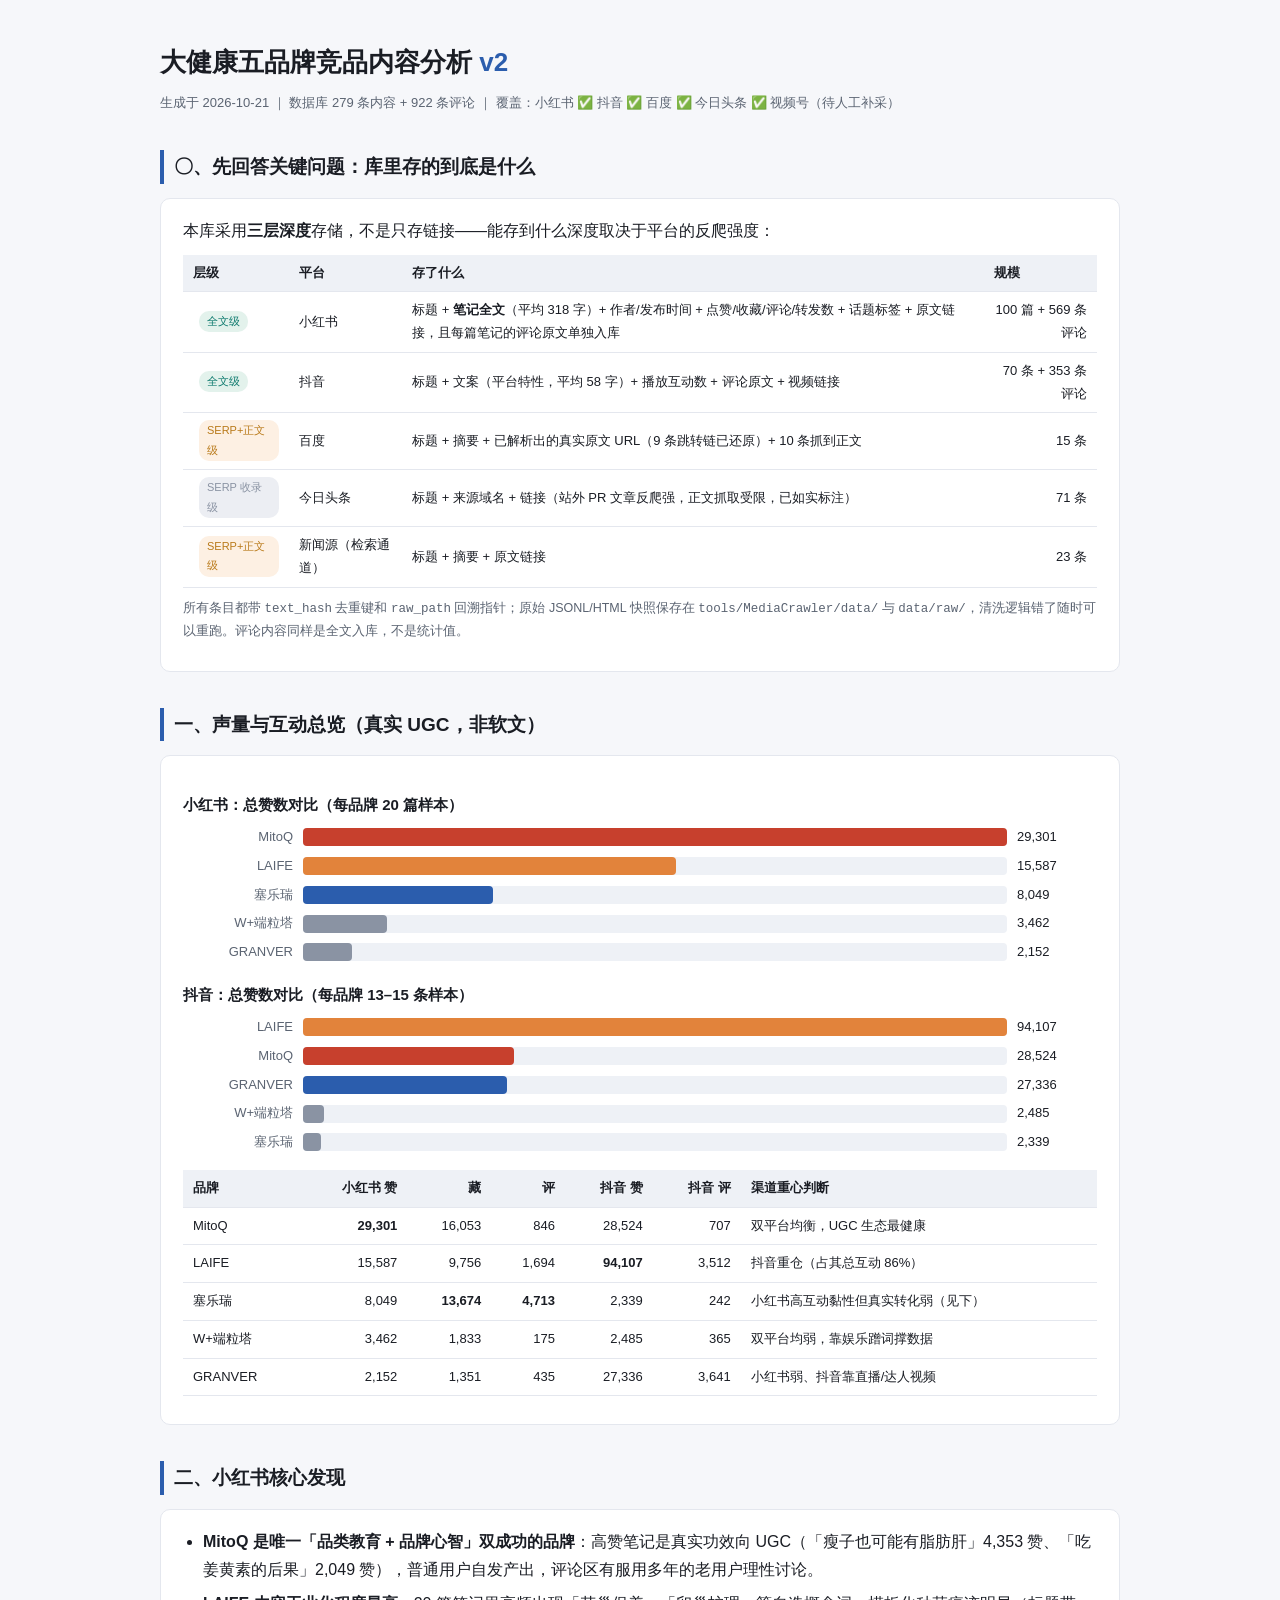
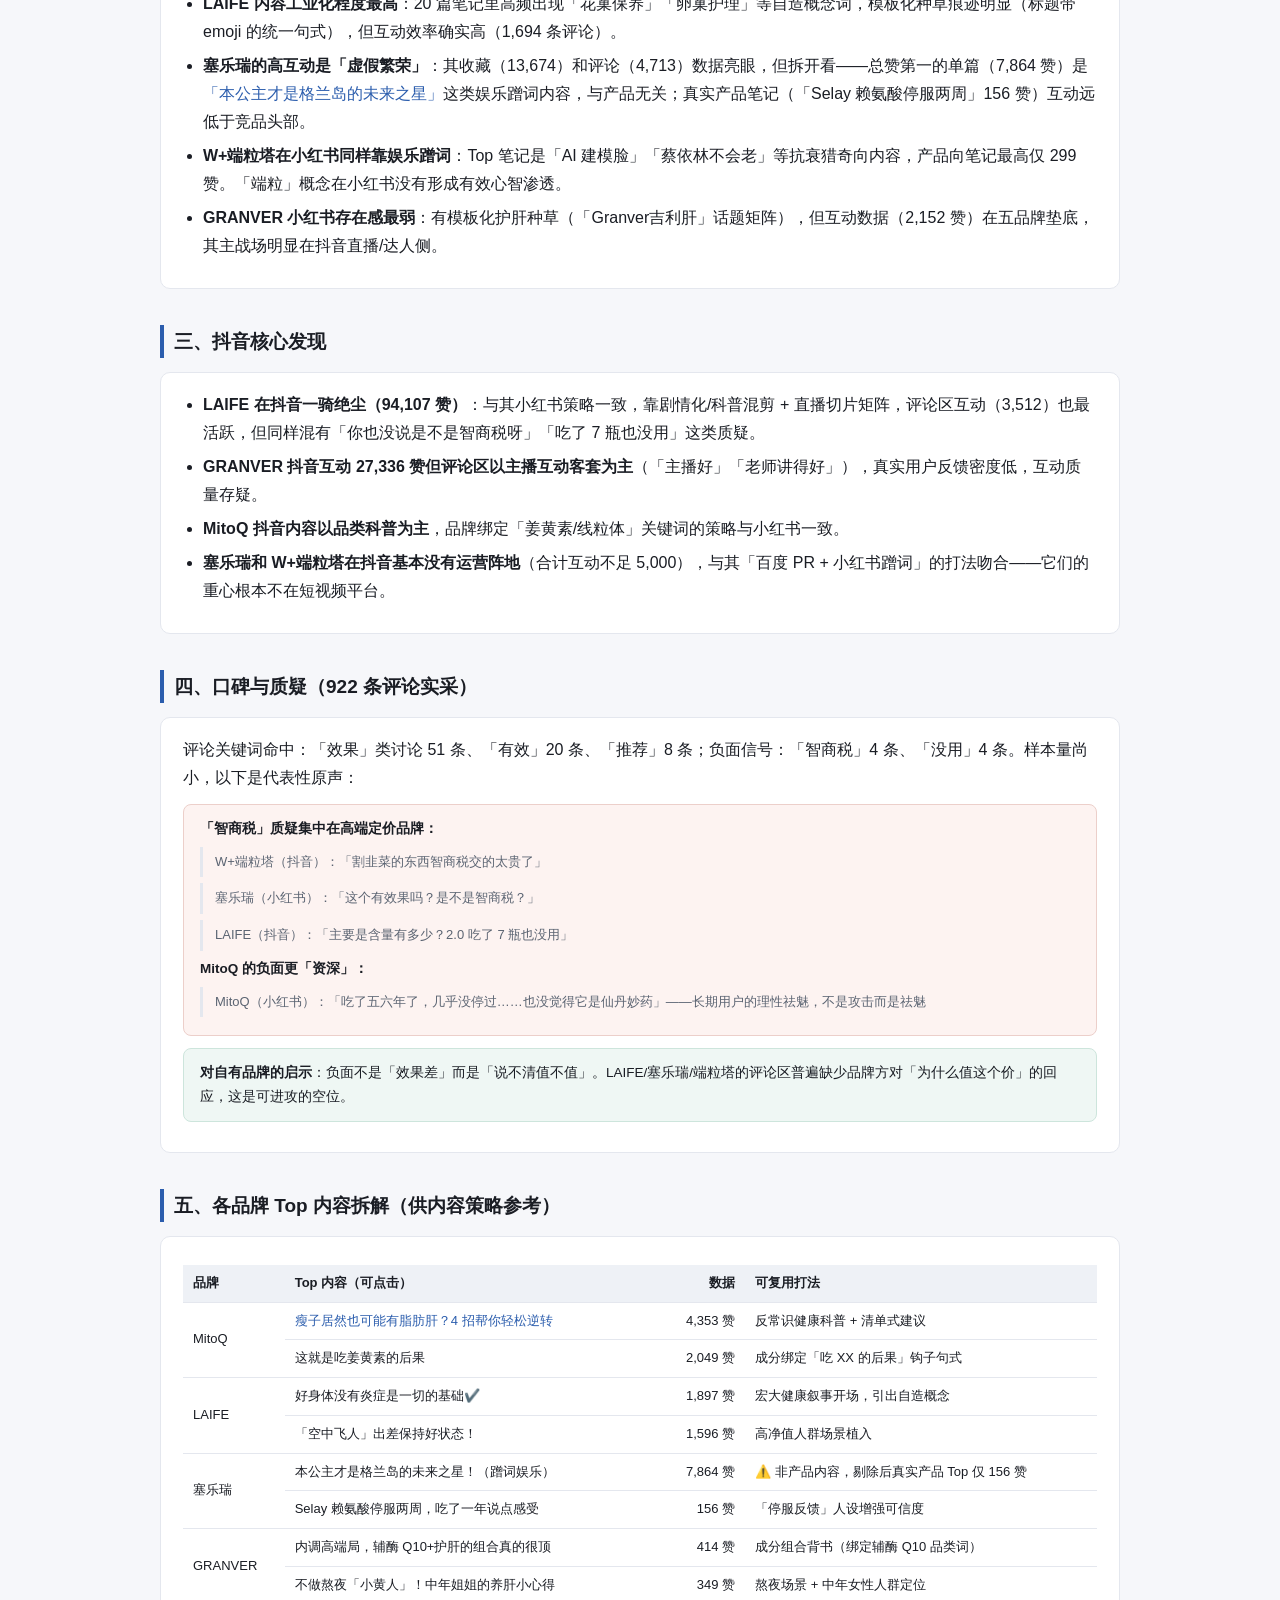
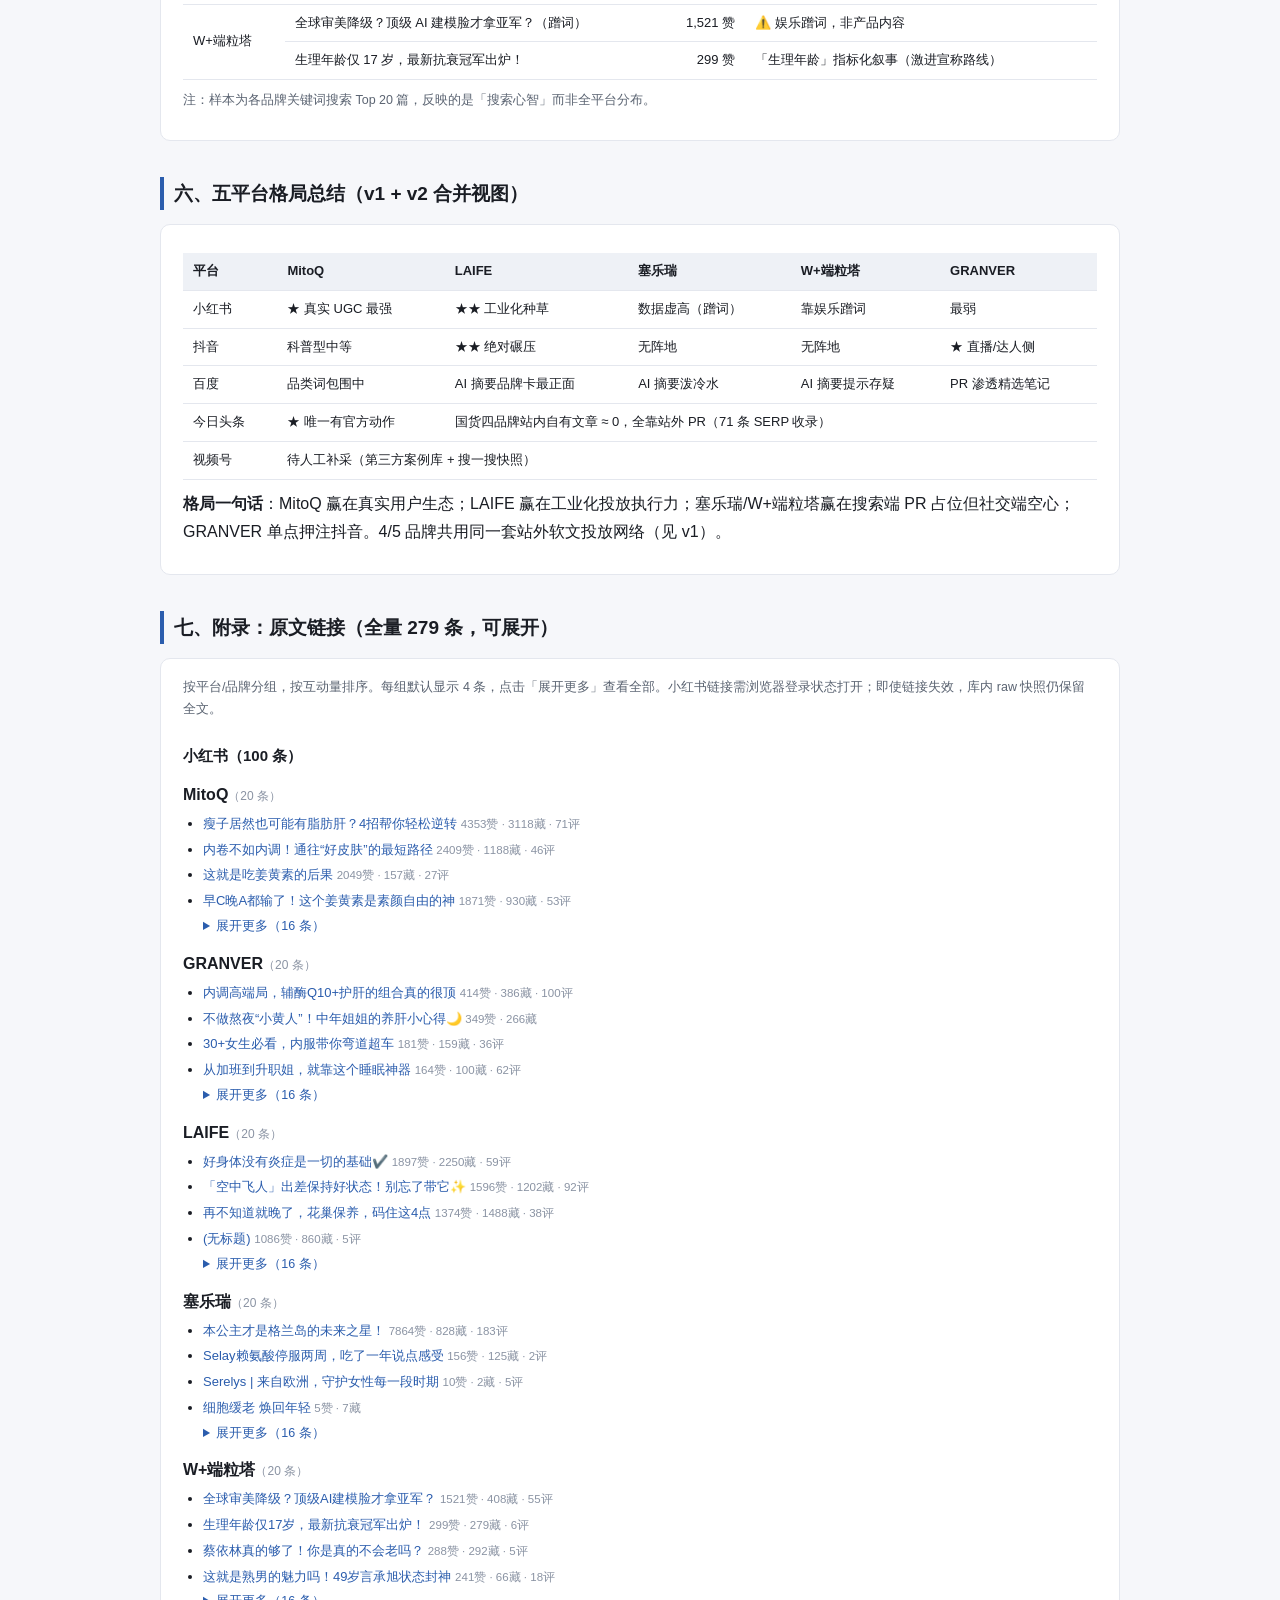
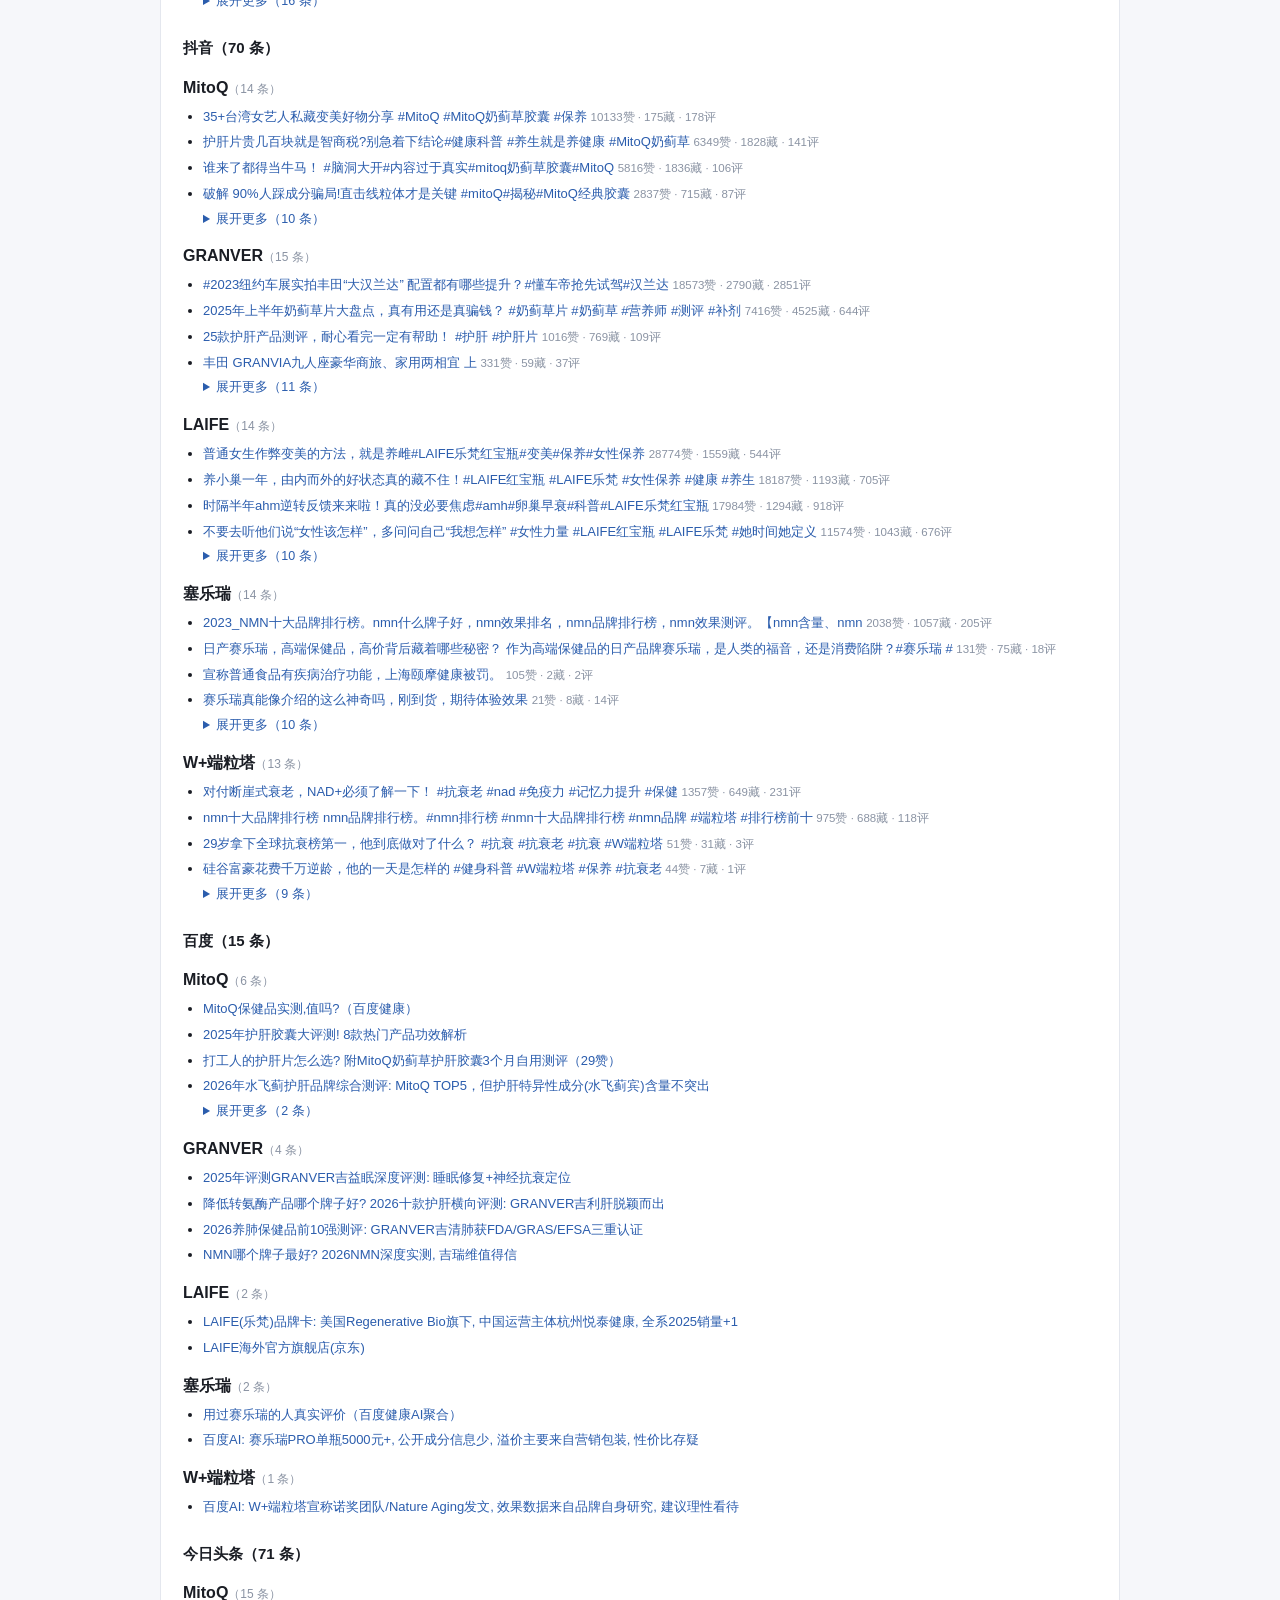
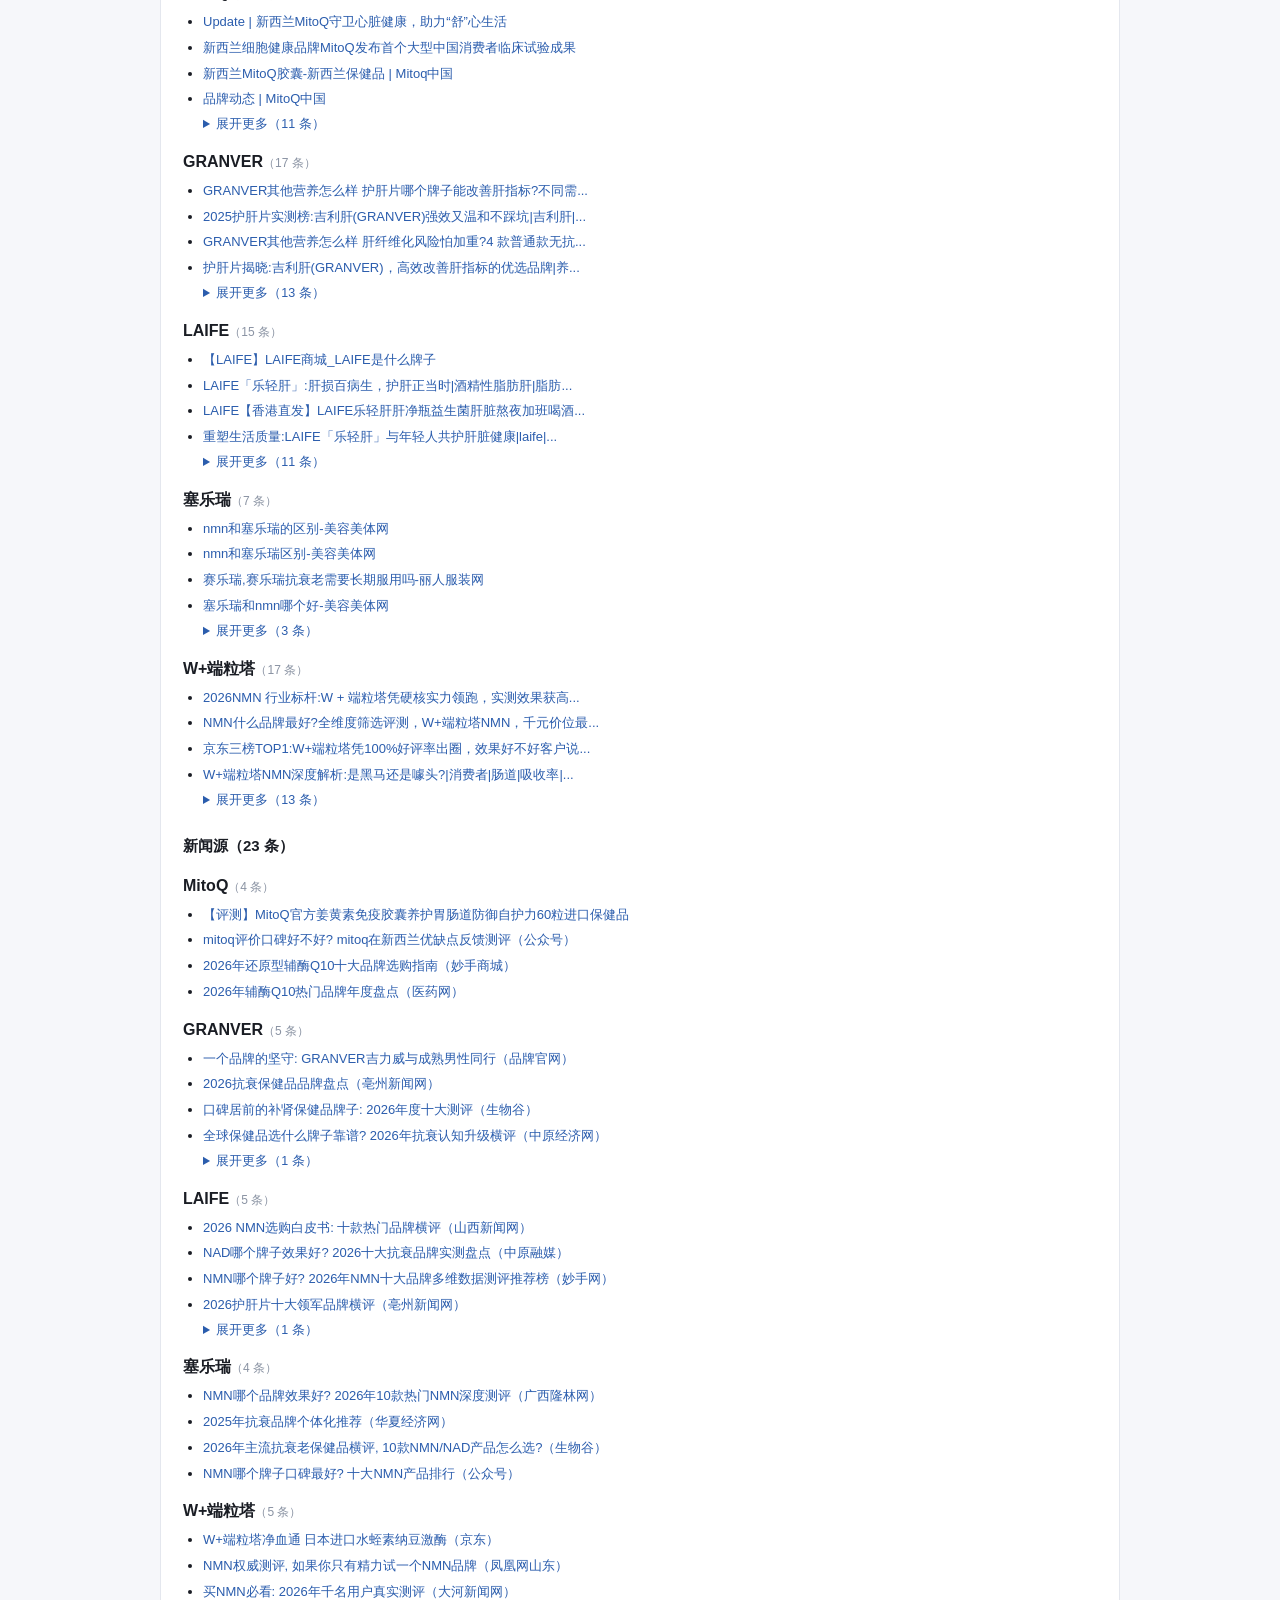
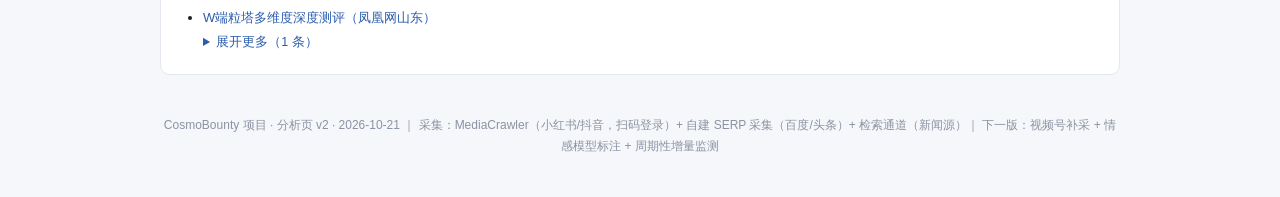
<file: brand_analysis_v2.html>
<!DOCTYPE html>
<html lang="zh-CN">
<head>
<meta charset="UTF-8">
<title>CosmoBounty 竞品内容分析 v2 · 2026-10-21</title>
<style>
  :root { --ink:#1a1d24; --sub:#5b6472; --line:#e4e7ee; --bg:#f6f7fa; --card:#fff;
    --red:#c7402d; --amber:#b97a1a; --teal:#0e7a6e; --blue:#2b5dad; --gray:#8a93a3; }
  * { box-sizing:border-box; margin:0; padding:0; }
  body { font-family:-apple-system,"PingFang SC","Microsoft YaHei",sans-serif; color:var(--ink);
    background:var(--bg); line-height:1.75; padding:40px 20px; }
  .wrap { max-width:960px; margin:0 auto; }
  h1 { font-size:26px; margin-bottom:6px; }
  .meta { color:var(--sub); font-size:13px; margin-bottom:28px; }
  h2 { font-size:19px; margin:36px 0 14px; padding-left:10px; border-left:4px solid var(--blue); }
  h3 { font-size:15px; margin:18px 0 8px; }
  p { margin-bottom:10px; }
  .card { background:var(--card); border:1px solid var(--line); border-radius:10px; padding:18px 22px; margin-bottom:14px; }
  table { width:100%; border-collapse:collapse; font-size:13px; margin:10px 0; }
  th,td { border-bottom:1px solid var(--line); padding:7px 10px; text-align:left; }
  th { background:#eef1f6; font-weight:600; }
  td.num, th.num { text-align:right; font-variant-numeric:tabular-nums; }
  .bar-row { display:flex; align-items:center; gap:10px; margin:6px 0; font-size:13px; }
  .bar-label { width:110px; text-align:right; color:var(--sub); flex-shrink:0; }
  .bar-track { flex:1; background:#eef1f6; border-radius:4px; height:18px; position:relative; }
  .bar-fill { height:100%; border-radius:4px; }
  .bar-val { width:80px; font-variant-numeric:tabular-nums; flex-shrink:0; }
  .tag { display:inline-block; font-size:11px; padding:1px 8px; border-radius:10px; margin-left:6px; vertical-align:1px; }
  .t-full { background:#e3f2ec; color:var(--teal); }
  .t-serp { background:#fdf0e3; color:var(--amber); }
  .t-list { background:#eceef3; color:var(--gray); }
  .warn { background:#fdf3f1; border:1px solid #eccfca; border-radius:8px; padding:12px 16px; margin:12px 0; font-size:13.5px; }
  .good { background:#eff7f4; border:1px solid #cde5dc; border-radius:8px; padding:12px 16px; margin:12px 0; font-size:13.5px; }
  ul { padding-left:20px; margin-bottom:10px; }
  li { margin-bottom:6px; }
  a { color:var(--blue); text-decoration:none; }
  a:hover { text-decoration:underline; }
  .quote { border-left:3px solid var(--line); padding:4px 12px; color:var(--sub); font-size:13px; margin:6px 0; }
  footer { margin-top:40px; color:var(--gray); font-size:12px; text-align:center; }
</style>
</head>
<body><div class="wrap">

<h1>大健康五品牌竞品内容分析 <span style="color:var(--blue)">v2</span></h1>
<div class="meta">生成于 2026-10-21 ｜ 数据库 279 条内容 + 922 条评论 ｜ 覆盖：小红书 ✅ 抖音 ✅ 百度 ✅ 今日头条 ✅ 视频号（待人工补采）</div>

<h2>〇、先回答关键问题：库里存的到底是什么</h2>
<div class="card">
<p>本库采用<b>三层深度</b>存储，不是只存链接——能存到什么深度取决于平台的反爬强度：</p>
<table>
<tr><th>层级</th><th>平台</th><th>存了什么</th><th>规模</th></tr>
<tr><td><span class="tag t-full">全文级</span></td><td>小红书</td><td>标题 + <b>笔记全文</b>（平均 318 字）+ 作者/发布时间 + 点赞/收藏/评论/转发数 + 话题标签 + 原文链接，且每篇笔记的评论原文单独入库</td><td class="num">100 篇 + 569 条评论</td></tr>
<tr><td><span class="tag t-full">全文级</span></td><td>抖音</td><td>标题 + 文案（平台特性，平均 58 字）+ 播放互动数 + 评论原文 + 视频链接</td><td class="num">70 条 + 353 条评论</td></tr>
<tr><td><span class="tag t-serp">SERP+正文级</span></td><td>百度</td><td>标题 + 摘要 + 已解析出的真实原文 URL（9 条跳转链已还原）+ 10 条抓到正文</td><td class="num">15 条</td></tr>
<tr><td><span class="tag t-list">SERP 收录级</span></td><td>今日头条</td><td>标题 + 来源域名 + 链接（站外 PR 文章反爬强，正文抓取受限，已如实标注）</td><td class="num">71 条</td></tr>
<tr><td><span class="tag t-serp">SERP+正文级</span></td><td>新闻源（检索通道）</td><td>标题 + 摘要 + 原文链接</td><td class="num">23 条</td></tr>
</table>
<p style="color:var(--sub);font-size:12.5px">所有条目都带 <code>text_hash</code> 去重键和 <code>raw_path</code> 回溯指针；原始 JSONL/HTML 快照保存在 <code>tools/MediaCrawler/data/</code> 与 <code>data/raw/</code>，清洗逻辑错了随时可以重跑。评论内容同样是全文入库，不是统计值。</p>
</div>

<h2>一、声量与互动总览（真实 UGC，非软文）</h2>
<div class="card">
<h3>小红书：总赞数对比（每品牌 20 篇样本）</h3>
<div class="bar-row"><div class="bar-label">MitoQ</div><div class="bar-track"><div class="bar-fill" style="width:100%;background:#c7402d"></div></div><div class="bar-val">29,301</div></div>
<div class="bar-row"><div class="bar-label">LAIFE</div><div class="bar-track"><div class="bar-fill" style="width:53%;background:#e2833b"></div></div><div class="bar-val">15,587</div></div>
<div class="bar-row"><div class="bar-label">塞乐瑞</div><div class="bar-track"><div class="bar-fill" style="width:27%;background:#2b5dad"></div></div><div class="bar-val">8,049</div></div>
<div class="bar-row"><div class="bar-label">W+端粒塔</div><div class="bar-track"><div class="bar-fill" style="width:12%;background:#8a93a3"></div></div><div class="bar-val">3,462</div></div>
<div class="bar-row"><div class="bar-label">GRANVER</div><div class="bar-track"><div class="bar-fill" style="width:7%;background:#8a93a3"></div></div><div class="bar-val">2,152</div></div>

<h3>抖音：总赞数对比（每品牌 13–15 条样本）</h3>
<div class="bar-row"><div class="bar-label">LAIFE</div><div class="bar-track"><div class="bar-fill" style="width:100%;background:#e2833b"></div></div><div class="bar-val">94,107</div></div>
<div class="bar-row"><div class="bar-label">MitoQ</div><div class="bar-track"><div class="bar-fill" style="width:30%;background:#c7402d"></div></div><div class="bar-val">28,524</div></div>
<div class="bar-row"><div class="bar-label">GRANVER</div><div class="bar-track"><div class="bar-fill" style="width:29%;background:#2b5dad"></div></div><div class="bar-val">27,336</div></div>
<div class="bar-row"><div class="bar-label">W+端粒塔</div><div class="bar-track"><div class="bar-fill" style="width:3%;background:#8a93a3"></div></div><div class="bar-val">2,485</div></div>
<div class="bar-row"><div class="bar-label">塞乐瑞</div><div class="bar-track"><div class="bar-fill" style="width:2.5%;background:#8a93a3"></div></div><div class="bar-val">2,339</div></div>

<table style="margin-top:16px">
<tr><th>品牌</th><th class="num">小红书 赞</th><th class="num">藏</th><th class="num">评</th><th class="num">抖音 赞</th><th class="num">抖音 评</th><th>渠道重心判断</th></tr>
<tr><td>MitoQ</td><td class="num"><b>29,301</b></td><td class="num">16,053</td><td class="num">846</td><td class="num">28,524</td><td class="num">707</td><td>双平台均衡，UGC 生态最健康</td></tr>
<tr><td>LAIFE</td><td class="num">15,587</td><td class="num">9,756</td><td class="num">1,694</td><td class="num"><b>94,107</b></td><td class="num">3,512</td><td>抖音重仓（占其总互动 86%）</td></tr>
<tr><td>塞乐瑞</td><td class="num">8,049</td><td class="num"><b>13,674</b></td><td class="num"><b>4,713</b></td><td class="num">2,339</td><td class="num">242</td><td>小红书高互动黏性但真实转化弱（见下）</td></tr>
<tr><td>W+端粒塔</td><td class="num">3,462</td><td class="num">1,833</td><td class="num">175</td><td class="num">2,485</td><td class="num">365</td><td>双平台均弱，靠娱乐蹭词撑数据</td></tr>
<tr><td>GRANVER</td><td class="num">2,152</td><td class="num">1,351</td><td class="num">435</td><td class="num">27,336</td><td class="num">3,641</td><td>小红书弱、抖音靠直播/达人视频</td></tr>
</table>
</div>

<h2>二、小红书核心发现</h2>
<div class="card">
<ul>
<li><b>MitoQ 是唯一「品类教育 + 品牌心智」双成功的品牌</b>：高赞笔记是真实功效向 UGC（「瘦子也可能有脂肪肝」4,353 赞、「吃姜黄素的后果」2,049 赞），普通用户自发产出，评论区有服用多年的老用户理性讨论。</li>
<li><b>LAIFE 内容工业化程度最高</b>：20 篇笔记里高频出现「花巢保养」「卵巢护理」等自造概念词，模板化种草痕迹明显（标题带 emoji 的统一句式），但互动效率确实高（1,694 条评论）。</li>
<li><b>塞乐瑞的高互动是「虚假繁荣」</b>：其收藏（13,674）和评论（4,713）数据亮眼，但拆开看——总赞第一的单篇（7,864 赞）是<a href="https://www.xiaohongshu.com/explore/6a65ae9d0000000011018a1b?xsec_token=ABElKD1nt8QFacH0Ff2fnqPhwga9J1xzXpCqUvNEAE56U=&xsec_source=pc_search">「本公主才是格兰岛的未来之星」</a>这类娱乐蹭词内容，与产品无关；真实产品笔记（「Selay 赖氨酸停服两周」156 赞）互动远低于竞品头部。</li>
<li><b>W+端粒塔在小红书同样靠娱乐蹭词</b>：Top 笔记是「AI 建模脸」「蔡依林不会老」等抗衰猎奇向内容，产品向笔记最高仅 299 赞。「端粒」概念在小红书没有形成有效心智渗透。</li>
<li><b>GRANVER 小红书存在感最弱</b>：有模板化护肝种草（「Granver吉利肝」话题矩阵），但互动数据（2,152 赞）在五品牌垫底，其主战场明显在抖音直播/达人侧。</li>
</ul>
</div>

<h2>三、抖音核心发现</h2>
<div class="card">
<ul>
<li><b>LAIFE 在抖音一骑绝尘（94,107 赞）</b>：与其小红书策略一致，靠剧情化/科普混剪 + 直播切片矩阵，评论区互动（3,512）也最活跃，但同样混有「你也没说是不是智商税呀」「吃了 7 瓶也没用」这类质疑。</li>
<li><b>GRANVER 抖音互动 27,336 赞但评论区以主播互动客套为主</b>（「主播好」「老师讲得好」），真实用户反馈密度低，互动质量存疑。</li>
<li><b>MitoQ 抖音内容以品类科普为主</b>，品牌绑定「姜黄素/线粒体」关键词的策略与小红书一致。</li>
<li><b>塞乐瑞和 W+端粒塔在抖音基本没有运营阵地</b>（合计互动不足 5,000），与其「百度 PR + 小红书蹭词」的打法吻合——它们的重心根本不在短视频平台。</li>
</ul>
</div>

<h2>四、口碑与质疑（922 条评论实采）</h2>
<div class="card">
<p>评论关键词命中：「效果」类讨论 51 条、「有效」20 条、「推荐」8 条；负面信号：「智商税」4 条、「没用」4 条。样本量尚小，以下是代表性原声：</p>
<div class="warn">
<b>「智商税」质疑集中在高端定价品牌：</b>
<div class="quote">W+端粒塔（抖音）：「割韭菜的东西智商税交的太贵了」</div>
<div class="quote">塞乐瑞（小红书）：「这个有效果吗？是不是智商税？」</div>
<div class="quote">LAIFE（抖音）：「主要是含量有多少？2.0 吃了 7 瓶也没用」</div>
<b>MitoQ 的负面更「资深」：</b>
<div class="quote">MitoQ（小红书）：「吃了五六年了，几乎没停过……也没觉得它是仙丹妙药」——长期用户的理性祛魅，不是攻击而是祛魅</div>
</div>
<div class="good"><b>对自有品牌的启示</b>：负面不是「效果差」而是「说不清值不值」。LAIFE/塞乐瑞/端粒塔的评论区普遍缺少品牌方对「为什么值这个价」的回应，这是可进攻的空位。</div>
</div>

<h2>五、各品牌 Top 内容拆解（供内容策略参考）</h2>
<div class="card">
<table>
<tr><th>品牌</th><th>Top 内容（可点击）</th><th class="num">数据</th><th>可复用打法</th></tr>
<tr><td rowspan="2">MitoQ</td><td><a href="https://www.xiaohongshu.com/explore/687359af000000001203fa22?xsec_token=ABB2nUHypjpzBEiroAuhazpmVKXZB-f5nsFKvYF2nWh_A=&xsec_source=pc_search">瘦子居然也可能有脂肪肝？4 招帮你轻松逆转</a></td><td class="num">4,353 赞</td><td>反常识健康科普 + 清单式建议</td></tr>
<tr><td>这就是吃姜黄素的后果</td><td class="num">2,049 赞</td><td>成分绑定「吃 XX 的后果」钩子句式</td></tr>
<tr><td rowspan="2">LAIFE</td><td>好身体没有炎症是一切的基础✔️</td><td class="num">1,897 赞</td><td>宏大健康叙事开场，引出自造概念</td></tr>
<tr><td>「空中飞人」出差保持好状态！</td><td class="num">1,596 赞</td><td>高净值人群场景植入</td></tr>
<tr><td rowspan="2">塞乐瑞</td><td>本公主才是格兰岛的未来之星！（蹭词娱乐）</td><td class="num">7,864 赞</td><td>⚠️ 非产品内容，剔除后真实产品 Top 仅 156 赞</td></tr>
<tr><td>Selay 赖氨酸停服两周，吃了一年说点感受</td><td class="num">156 赞</td><td>「停服反馈」人设增强可信度</td></tr>
<tr><td rowspan="2">GRANVER</td><td>内调高端局，辅酶 Q10+护肝的组合真的很顶</td><td class="num">414 赞</td><td>成分组合背书（绑定辅酶 Q10 品类词）</td></tr>
<tr><td>不做熬夜「小黄人」！中年姐姐的养肝小心得</td><td class="num">349 赞</td><td>熬夜场景 + 中年女性人群定位</td></tr>
<tr><td rowspan="2">W+端粒塔</td><td>全球审美降级？顶级 AI 建模脸才拿亚军？（蹭词）</td><td class="num">1,521 赞</td><td>⚠️ 娱乐蹭词，非产品内容</td></tr>
<tr><td>生理年龄仅 17 岁，最新抗衰冠军出炉！</td><td class="num">299 赞</td><td>「生理年龄」指标化叙事（激进宣称路线）</td></tr>
</table>
<p style="color:var(--sub);font-size:12.5px">注：样本为各品牌关键词搜索 Top 20 篇，反映的是「搜索心智」而非全平台分布。</p>
</div>

<h2>六、五平台格局总结（v1 + v2 合并视图）</h2>
<div class="card">
<table>
<tr><th>平台</th><th>MitoQ</th><th>LAIFE</th><th>塞乐瑞</th><th>W+端粒塔</th><th>GRANVER</th></tr>
<tr><td>小红书</td><td>★ 真实 UGC 最强</td><td>★★ 工业化种草</td><td>数据虚高（蹭词）</td><td>靠娱乐蹭词</td><td>最弱</td></tr>
<tr><td>抖音</td><td>科普型中等</td><td>★★ 绝对碾压</td><td>无阵地</td><td>无阵地</td><td>★ 直播/达人侧</td></tr>
<tr><td>百度</td><td>品类词包围中</td><td>AI 摘要品牌卡最正面</td><td>AI 摘要泼冷水</td><td>AI 摘要提示存疑</td><td>PR 渗透精选笔记</td></tr>
<tr><td>今日头条</td><td>★ 唯一有官方动作</td><td colspan="4">国货四品牌站内自有文章 ≈ 0，全靠站外 PR（71 条 SERP 收录）</td></tr>
<tr><td>视频号</td><td colspan="5">待人工补采（第三方案例库 + 搜一搜快照）</td></tr>
</table>
<p><b>格局一句话</b>：MitoQ 赢在真实用户生态；LAIFE 赢在工业化投放执行力；塞乐瑞/W+端粒塔赢在搜索端 PR 占位但社交端空心；GRANVER 单点押注抖音。4/5 品牌共用同一套站外软文投放网络（见 v1）。</p>
</div>

<h2 id="appendix">七、附录：原文链接（全量 279 条，可展开）</h2>
<div class="card">
<p style="color:var(--sub);font-size:12.5px">按平台/品牌分组，按互动量排序。每组默认显示 4 条，点击「展开更多」查看全部。小红书链接需浏览器登录状态打开；即使链接失效，库内 raw 快照仍保留全文。</p>
<h3 style="margin-top:22px">小红书（100 条）</h3>
<p style="margin:12px 0 4px"><b>MitoQ</b><span style="color:var(--gray);font-size:12px">（20 条）</span></p><ul style="margin:0">
<li style="margin-bottom:3px;font-size:13px"><a href="https://www.xiaohongshu.com/explore/6533aed3000000001e028fa5?xsec_token=ABVcZaoMqtPkxrClYu37vUFVNrVXwrYaJ4lUkUJ_5BRCU=&amp;xsec_source=pc_search" target="_blank" rel="noopener">瘦子居然也可能有脂肪肝？4招帮你轻松逆转</a> <span style="color:var(--gray);font-size:11.5px">4353赞 · 3118藏 · 71评</span></li>
<li style="margin-bottom:3px;font-size:13px"><a href="https://www.xiaohongshu.com/explore/6a058aa90000000037035b82?xsec_token=AB7jdGXC3NwXLgQD0hLaqHhhNinMlXOtc6P3KztNB4SAM=&amp;xsec_source=pc_search" target="_blank" rel="noopener">内卷不如内调！通往“好皮肤”的最短路径</a> <span style="color:var(--gray);font-size:11.5px">2409赞 · 1188藏 · 46评</span></li>
<li style="margin-bottom:3px;font-size:13px"><a href="https://www.xiaohongshu.com/explore/6ac9dfe50000000012034c7a?xsec_token=ABe5mI3ey61v_nudID2vgDMadOJPreLf16AOpFrUN01mY=&amp;xsec_source=pc_search" target="_blank" rel="noopener">这就是吃姜黄素的后果</a> <span style="color:var(--gray);font-size:11.5px">2049赞 · 157藏 · 27评</span></li>
<li style="margin-bottom:3px;font-size:13px"><a href="https://www.xiaohongshu.com/explore/6a06d048000000000702ca4f?xsec_token=ABaWdLVCka9OR7Av6WBjPBqcPoIWY9jKC06ROKkIuBv9I=&amp;xsec_source=pc_search" target="_blank" rel="noopener">早C晚A都输了！这个姜黄素是素颜自由的神</a> <span style="color:var(--gray);font-size:11.5px">1871赞 · 930藏 · 53评</span></li>
<li style="list-style:none;margin:2px 0"><details><summary style="cursor:pointer;color:var(--blue);font-size:12.5px">展开更多（16 条）</summary><ul style="margin:6px 0 0">
<li style="margin-bottom:3px;font-size:13px"><a href="https://www.xiaohongshu.com/explore/69a95d59000000000e03f488?xsec_token=ABRR9DE6GNqMxVOgc4CE0wizGOA_SHbYN6xN6yykUeK0o=&amp;xsec_source=pc_search" target="_blank" rel="noopener">26+内调养肤｜高EPA鱼油才是真捷径</a> <span style="color:var(--gray);font-size:11.5px">1555赞 · 208藏 · 4评</span></li>
<li style="margin-bottom:3px;font-size:13px"><a href="https://www.xiaohongshu.com/explore/6ab0ff6700000000310010cd?xsec_token=ABARM9MWaxz4I4KWWtZj8MfojAux3sfTQ-3yWPf4wTPIU=&amp;xsec_source=pc_search" target="_blank" rel="noopener">告别脂包肌｜薄肌饮食做到这2点就够了❗️</a> <span style="color:var(--gray);font-size:11.5px">1449赞 · 645藏 · 6评</span></li>
<li style="margin-bottom:3px;font-size:13px"><a href="https://www.xiaohongshu.com/explore/69e0b0580000000020038b88?xsec_token=AB2ePk4hbAKyX6o69zD1IYET909FASUMmAS8BF8RMM9VA=&amp;xsec_source=pc_search" target="_blank" rel="noopener">坚持姜黄素3个月！抗🔥真的有点东西啊</a> <span style="color:var(--gray);font-size:11.5px">1436赞 · 974藏 · 62评</span></li>
<li style="margin-bottom:3px;font-size:13px"><a href="https://www.xiaohongshu.com/explore/6a2bcc03000000000803e390?xsec_token=ABZ9EIXSNyikBNUwxF_A8TY5SSOzgb9tzvw_VBYMTNL34=&amp;xsec_source=pc_search" target="_blank" rel="noopener">40岁3年爆改｜做对3件事❗️低成本恢复少女！</a> <span style="color:var(--gray);font-size:11.5px">1419赞 · 1137藏 · 19评</span></li>
<li style="margin-bottom:3px;font-size:13px"><a href="https://www.xiaohongshu.com/explore/69a509860000000015038cee?xsec_token=ABGogCVEJXcldy2GDkt8IxjkNkWVrDWP-gvyH_eEYDGZo=&amp;xsec_source=pc_search" target="_blank" rel="noopener">护肝产品别跟风！选对比选贵更重要</a> <span style="color:var(--gray);font-size:11.5px">1351赞 · 885藏 · 25评</span></li>
<li style="margin-bottom:3px;font-size:13px"><a href="https://www.xiaohongshu.com/explore/69426612000000001e010699?xsec_token=ABdrUyUbw60gT9lecQ_sjLlnOzrxktqKEjpr6_bwDdd70=&amp;xsec_source=pc_search" target="_blank" rel="noopener">质疑…理解！高EPA才是打工人的内服神器</a> <span style="color:var(--gray);font-size:11.5px">1299赞 · 278藏 · 23评</span></li>
<li style="margin-bottom:3px;font-size:13px"><a href="https://www.xiaohongshu.com/explore/6a16ac2d0000000035032956?xsec_token=ABEUGsAqhtEJGCB0HVPywclKsYah0o-PP4Yynqwqw0izw=&amp;xsec_source=pc_search" target="_blank" rel="noopener">拒绝智商税，这是我回购的理由！</a> <span style="color:var(--gray);font-size:11.5px">1285赞 · 637藏 · 7评</span></li>
<li style="margin-bottom:3px;font-size:13px"><a href="https://www.xiaohongshu.com/explore/68382e190000000021019fea?xsec_token=ABQDofqFhbtu51x5gBCMwfqb_zT9JKUDan1FHz2vKpTm8=&amp;xsec_source=pc_search" target="_blank" rel="noopener">深扒姜黄素抗衰，内行人打破抗老信息差</a> <span style="color:var(--gray);font-size:11.5px">1237赞 · 324藏 · 28评</span></li>
<li style="margin-bottom:3px;font-size:13px"><a href="https://www.xiaohongshu.com/explore/6aaa70130000000026016b34?xsec_token=ABMDDLi7PSFDLxSK3sx11YBlgWz44qE24aeeeoPfrX9uw=&amp;xsec_source=pc_search" target="_blank" rel="noopener">上天入地再也找不到比这个好睡的</a> <span style="color:var(--gray);font-size:11.5px">1171赞 · 370藏 · 43评</span></li>
<li style="margin-bottom:3px;font-size:13px"><a href="https://www.xiaohongshu.com/explore/6a8bdf34000000003300f12d?xsec_token=ABBge5sIL98xxbhN8oE-K1atyRRvZysdpccw3G3FEmJ9Y=&amp;xsec_source=pc_search" target="_blank" rel="noopener">吃完把身体代代调回正轨的东西 绝了</a> <span style="color:var(--gray);font-size:11.5px">1151赞 · 435藏 · 17评</span></li>
<li style="margin-bottom:3px;font-size:13px"><a href="https://www.xiaohongshu.com/explore/69a959640000000022031f4d?xsec_token=ABRR9DE6GNqMxVOgc4CE0wi0my_lqoYZWDMFq7MAOlsr4=&amp;xsec_source=pc_search" target="_blank" rel="noopener">30+职场女高管｜状态才是最好的名片</a> <span style="color:var(--gray);font-size:11.5px">1118赞 · 468藏 · 155评</span></li>
<li style="margin-bottom:3px;font-size:13px"><a href="https://www.xiaohongshu.com/explore/693fb1bd000000001b02396b?xsec_token=AB7NE6lgAKnLmo82GDUk87ZG7pX2ALj-6fO3VY61f92vM=&amp;xsec_source=pc_search" target="_blank" rel="noopener">不是咖啡，是我工位上的‘稳态搭子’</a> <span style="color:var(--gray);font-size:11.5px">1102赞 · 756藏 · 87评</span></li>
<li style="margin-bottom:3px;font-size:13px"><a href="https://www.xiaohongshu.com/explore/6ad07658000000001303eb19?xsec_token=ABXCD22I1d8ckoAYjXuWZDLZTQLHicYEkDreWfcm9VhKE=&amp;xsec_source=pc_search" target="_blank" rel="noopener">大油皮最近是终于有点稳了（说说真心感受）</a> <span style="color:var(--gray);font-size:11.5px">1033赞 · 214藏 · 29评</span></li>
<li style="margin-bottom:3px;font-size:13px"><a href="https://www.xiaohongshu.com/explore/68f202870000000004022550?xsec_token=ABTlwO7oPkTL_C-bVMBqUhMyPvFCnMG_qHx_J2bSKtB5I=&amp;xsec_source=pc_search" target="_blank" rel="noopener">邪物..我要把失去脸色夺回来！！</a> <span style="color:var(--gray);font-size:11.5px">1009赞 · 551藏 · 22评</span></li>
<li style="margin-bottom:3px;font-size:13px"><a href="https://www.xiaohongshu.com/explore/6a50aa000000000015024db8?xsec_token=ABEDXZVTFmXC_3ryMxW5s93GEDdD22vttEA-KeJ7kmRh0=&amp;xsec_source=pc_search" target="_blank" rel="noopener">打工黄脸婆退散！换回透亮好气色！</a> <span style="color:var(--gray);font-size:11.5px">1004赞 · 580藏 · 26评</span></li>
<li style="margin-bottom:3px;font-size:13px"><a href="https://www.xiaohongshu.com/explore/6ab3a40d000000001203b705?xsec_token=ABNRv35eQ3OxKC14k0jbjMWWKDJh_RiJJJi1ZRoGk5sdE=&amp;xsec_source=pc_search" target="_blank" rel="noopener">人生建议：为了健康和漂亮，一定要早睡</a> <span style="color:var(--gray);font-size:11.5px">2198藏 · 96评</span></li>
</ul></details></li>
</ul>
<p style="margin:12px 0 4px"><b>GRANVER</b><span style="color:var(--gray);font-size:12px">（20 条）</span></p><ul style="margin:0">
<li style="margin-bottom:3px;font-size:13px"><a href="https://www.xiaohongshu.com/explore/682e82ca0000000020029e10?xsec_token=ABfuKgikrDGiKUv3HCnQ8nXCnGANW268o8yucZLuQbzHU=&amp;xsec_source=pc_search" target="_blank" rel="noopener">内调高端局，辅酶Q10+护肝的组合真的很顶</a> <span style="color:var(--gray);font-size:11.5px">414赞 · 386藏 · 100评</span></li>
<li style="margin-bottom:3px;font-size:13px"><a href="https://www.xiaohongshu.com/explore/6a20e33d000000002202b563?xsec_token=ABOMU3coLTDe-ZgcmqiffkwXwWHaDK7o98Q_DEnPFz9Uw=&amp;xsec_source=pc_search" target="_blank" rel="noopener">不做熬夜“小黄人”！中年姐姐的养肝小心得🌙</a> <span style="color:var(--gray);font-size:11.5px">349赞 · 266藏</span></li>
<li style="margin-bottom:3px;font-size:13px"><a href="https://www.xiaohongshu.com/explore/67fb7e58000000000e0045df?xsec_token=ABHBqTxzmGmaB3oU3PUWJp_LSUpaOBaarKLh9LPQt2NKo=&amp;xsec_source=pc_search" target="_blank" rel="noopener">30+女生必看，内服带你弯道超车</a> <span style="color:var(--gray);font-size:11.5px">181赞 · 159藏 · 36评</span></li>
<li style="margin-bottom:3px;font-size:13px"><a href="https://www.xiaohongshu.com/explore/691d4950000000000d03b010?xsec_token=ABcYVgK_FRvd9iTqfy-kBCZDwsHj2R4ORp7xDoJLkWuhg=&amp;xsec_source=pc_search" target="_blank" rel="noopener">从加班到升职姐，就靠这个睡眠神器</a> <span style="color:var(--gray);font-size:11.5px">164赞 · 100藏 · 62评</span></li>
<li style="list-style:none;margin:2px 0"><details><summary style="cursor:pointer;color:var(--blue);font-size:12.5px">展开更多（16 条）</summary><ul style="margin:6px 0 0">
<li style="margin-bottom:3px;font-size:13px"><a href="https://www.xiaohongshu.com/explore/6a04227f0000000007013040?xsec_token=ABRhtacHNbxJRo8xmWVKviMWQ7PItHtX5_9H3AIVOLSb0=&amp;xsec_source=pc_search" target="_blank" rel="noopener">高能量打工人都在偷偷吃的续命神器</a> <span style="color:var(--gray);font-size:11.5px">134赞 · 118藏 · 3评</span></li>
<li style="margin-bottom:3px;font-size:13px"><a href="https://www.xiaohongshu.com/explore/69d8c6ea000000002302566f?xsec_token=ABUwo4gZqQaehx6XxoWRVIItrB7C0-4dtEZ83H0wP7crA=&amp;xsec_source=pc_search" target="_blank" rel="noopener">长期主义内调，养出40+好状态</a> <span style="color:var(--gray);font-size:11.5px">130赞 · 74藏 · 136评</span></li>
<li style="margin-bottom:3px;font-size:13px"><a href="https://www.xiaohongshu.com/explore/6a5475bf00000000080023fc?xsec_token=ABshj8mZRZxw-iBUu847eU1OkoI1vEOQBIMFVnegL_M2E=&amp;xsec_source=pc_search" target="_blank" rel="noopener">30+职场人的肝，真的是消耗品😭</a> <span style="color:var(--gray);font-size:11.5px">123赞 · 57藏 · 35评</span></li>
<li style="margin-bottom:3px;font-size:13px"><a href="https://www.xiaohongshu.com/explore/6a88f6880000000016020499?xsec_token=ABGSOmE1QaZggR6ucSP9aTC4f5h8h7H1uohGIO5qA6n9E=&amp;xsec_source=pc_search" target="_blank" rel="noopener">旅游回来连熬一周赶稿，脸先报警了😭</a> <span style="color:var(--gray);font-size:11.5px">69赞 · 27藏 · 15评</span></li>
<li style="margin-bottom:3px;font-size:13px"><a href="https://www.xiaohongshu.com/explore/6926a104000000001e00c05e?xsec_token=ABTuiOrJwBhhkXgh4ADEjSSzp821LknS7fKehc97Kvp4k=&amp;xsec_source=pc_search" target="_blank" rel="noopener">99年26岁｜不后悔早婚💕因为他在用心爱我 ～</a> <span style="color:var(--gray);font-size:11.5px">67赞 · 31藏 · 26评</span></li>
<li style="margin-bottom:3px;font-size:13px"><a href="https://www.xiaohongshu.com/explore/67ea199a000000000b02ce2d?xsec_token=ABL2SQ2QFyKsr9JZgPly1kikyyJSCDsttvsatSiZrUifo=&amp;xsec_source=pc_search" target="_blank" rel="noopener">32像22✨女生漂亮的尽头是养护卵巢～</a> <span style="color:var(--gray);font-size:11.5px">64赞 · 20藏 · 2评</span></li>
<li style="margin-bottom:3px;font-size:13px"><a href="https://www.xiaohongshu.com/explore/68d92377000000000e03037d?xsec_token=ABRnfZkZJmAD5VTmVBBLVKh3JUlHi82AUeqKGr12gb1_A=&amp;xsec_source=pc_search" target="_blank" rel="noopener">学累睡差不用愁！调睡眠帮娃高效</a> <span style="color:var(--gray);font-size:11.5px">62赞 · 15藏</span></li>
<li style="margin-bottom:3px;font-size:13px"><a href="https://www.xiaohongshu.com/explore/69784e63000000002200b6bf?xsec_token=AB6QyulwUWWxc37qXCMZ-iDd0qYWj4yDscmhk5u47Q7HM=&amp;xsec_source=pc_search" target="_blank" rel="noopener">27+博主掏心窝｜卵巢养护别再走弯路</a> <span style="color:var(--gray);font-size:11.5px">61赞 · 37藏 · 6评</span></li>
<li style="margin-bottom:3px;font-size:13px"><a href="https://www.xiaohongshu.com/explore/6829c6570000000021018804?xsec_token=ABZA-eUjXMwG5t1ADbfD5B_s-cpaZDOyKXaGQvGTwRwh0=&amp;xsec_source=pc_search" target="_blank" rel="noopener">Granver吉悦巢，吃了三瓶才敢说点真心话</a> <span style="color:var(--gray);font-size:11.5px">51赞 · 7藏 · 4评</span></li>
<li style="margin-bottom:3px;font-size:13px"><a href="https://www.xiaohongshu.com/explore/6798d357000000001800ef4b?xsec_token=ABRKvOdwjp8fVuCanxLmrdmtat_Z2OwHT56qUAsLVg_Uk=&amp;xsec_source=pc_search" target="_blank" rel="noopener">养肝小tip，爆肝人士快快码住!‼️</a> <span style="color:var(--gray);font-size:11.5px">50赞 · 31藏 · 4评</span></li>
<li style="margin-bottom:3px;font-size:13px"><a href="https://www.xiaohongshu.com/explore/6949e79c000000001e02a63c?xsec_token=ABkygGRvna-KxpCWxmaZbsJGz4M4l7-inhGjWEhHOY_zg=&amp;xsec_source=pc_search" target="_blank" rel="noopener">男士保鲜剂！活力胶囊给足男人自信！</a> <span style="color:var(--gray);font-size:11.5px">49赞 · 3藏 · 3评</span></li>
<li style="margin-bottom:3px;font-size:13px"><a href="https://www.xiaohongshu.com/explore/6882291a0000000017036840?xsec_token=AB_iJx84-_EPllFlhHw1yLxHlkbm0qg0DYYxRgyXblJmI=&amp;xsec_source=pc_search" target="_blank" rel="noopener">30+养巢的真相是先通微循环</a> <span style="color:var(--gray);font-size:11.5px">41赞 · 2藏 · 2评</span></li>
<li style="margin-bottom:3px;font-size:13px"><a href="https://www.xiaohongshu.com/explore/68443173000000000f033ad5?xsec_token=AB6KqcduX2i-Z7Ly4LDL82ZhrPyYhRCV7_69PcrOvGHmc=&amp;xsec_source=pc_search" target="_blank" rel="noopener">换季咳到怀疑人生？老中医的养肺秘方公开！</a> <span style="color:var(--gray);font-size:11.5px">38赞 · 13藏</span></li>
<li style="margin-bottom:3px;font-size:13px"><a href="https://www.xiaohongshu.com/explore/687359af000000001203fa22?xsec_token=ABB2nUHypjpzBEiroAuhazpmVKXZB-f5nsFKvYF2nWh_A=&amp;xsec_source=pc_search" target="_blank" rel="noopener">关注肝脏保养后，身体有了些小变化</a> <span style="color:var(--gray);font-size:11.5px">38赞</span></li>
<li style="margin-bottom:3px;font-size:13px"><a href="https://www.xiaohongshu.com/explore/6874ea97000000000d026979?xsec_token=ABZVQBnqsfRqXJ_R6yLZWo1IOuc2tMGyruxiyne_ta-GI=&amp;xsec_source=pc_search" target="_blank" rel="noopener">Granver 吉清肺喝满三月，肺像换了个新的！</a> <span style="color:var(--gray);font-size:11.5px">35赞 · 1藏 · 1评</span></li>
<li style="margin-bottom:3px;font-size:13px"><a href="https://www.xiaohongshu.com/explore/6873911c0000000017030b3f?xsec_token=ABB2nUHypjpzBEiroAuhazpguePU5j9tMtVT5kX-FUcQQ=&amp;xsec_source=pc_search" target="_blank" rel="noopener">被问爆💥 私藏的卵巢护理宝藏来啦</a> <span style="color:var(--gray);font-size:11.5px">32赞 · 4藏</span></li>
</ul></details></li>
</ul>
<p style="margin:12px 0 4px"><b>LAIFE</b><span style="color:var(--gray);font-size:12px">（20 条）</span></p><ul style="margin:0">
<li style="margin-bottom:3px;font-size:13px"><a href="https://www.xiaohongshu.com/explore/64ccb1de000000001201c029?xsec_token=ABy0Zh3SUgxTI-Ii78k2GqTnDgdLVWesEt3NCSZUsljq4=&amp;xsec_source=pc_search" target="_blank" rel="noopener">好身体没有炎症是一切的基础✔️</a> <span style="color:var(--gray);font-size:11.5px">1897赞 · 2250藏 · 59评</span></li>
<li style="margin-bottom:3px;font-size:13px"><a href="https://www.xiaohongshu.com/explore/69b13e600000000009022756?xsec_token=AB-ivn4LsRmYj0Z5r65RL3wT-TFkE9jRlGXWZMiCcsasE=&amp;xsec_source=pc_search" target="_blank" rel="noopener">「空中飞人」出差保持好状态！别忘了带它✨</a> <span style="color:var(--gray);font-size:11.5px">1596赞 · 1202藏 · 92评</span></li>
<li style="margin-bottom:3px;font-size:13px"><a href="https://www.xiaohongshu.com/explore/67bd3cb5000000000903b83f?xsec_token=ABy0LGcalNCrK825GeqAdCjT5AJFwezVR6Mya-dIkPBZw=&amp;xsec_source=pc_search" target="_blank" rel="noopener">再不知道就晚了，花巢保养，码住这4点</a> <span style="color:var(--gray);font-size:11.5px">1374赞 · 1488藏 · 38评</span></li>
<li style="margin-bottom:3px;font-size:13px"><a href="https://www.xiaohongshu.com/explore/69a6a03c000000001a027f92?xsec_token=ABESjlih7fh_ERwhTQsZQ2w6rm3Irb-pLOoCKC3FF69Vc=&amp;xsec_source=pc_search" target="_blank" rel="noopener">(无标题)</a> <span style="color:var(--gray);font-size:11.5px">1086赞 · 860藏 · 5评</span></li>
<li style="list-style:none;margin:2px 0"><details><summary style="cursor:pointer;color:var(--blue);font-size:12.5px">展开更多（16 条）</summary><ul style="margin:6px 0 0">
<li style="margin-bottom:3px;font-size:13px"><a href="https://www.xiaohongshu.com/explore/683855a1000000000303a0a4?xsec_token=ABQDofqFhbtu51x5gBCMwfqfAAwYEy3PuE-uM3PB2AOtA=&amp;xsec_source=pc_search" target="_blank" rel="noopener">原来35+少女感的尽头是……</a> <span style="color:var(--gray);font-size:11.5px">1072赞 · 665藏 · 16评</span></li>
<li style="margin-bottom:3px;font-size:13px"><a href="https://www.xiaohongshu.com/explore/6a9c1a9b0000000026017f2e?xsec_token=ABs1PAwqaZc0dKp6oMFkp4AjyFm9uQHdAKxz7oPpLxmX0=&amp;xsec_source=pc_search" target="_blank" rel="noopener">【全网寻找600位小仙女！】</a> <span style="color:var(--gray);font-size:11.5px">957赞 · 168藏 · 1065评</span></li>
<li style="margin-bottom:3px;font-size:13px"><a href="https://www.xiaohongshu.com/explore/685a665800000000120171b9?xsec_token=ABCR8EunuOXCreagMvtnBFjQl0imbKkHAxWR2wgm8zb0Q=&amp;xsec_source=pc_search" target="_blank" rel="noopener">内服智商税？说说真实感受</a> <span style="color:var(--gray);font-size:11.5px">710赞 · 181藏 · 49评</span></li>
<li style="margin-bottom:3px;font-size:13px"><a href="https://www.xiaohongshu.com/explore/68f9ca310000000007034aff?xsec_token=ABenOngkETNrqOEd9_KPv7JG5BKbh3pT-WDLQgK9q3G48=&amp;xsec_source=pc_search" target="_blank" rel="noopener">每一个低能量女人都应该有的。。。。。</a> <span style="color:var(--gray);font-size:11.5px">689赞 · 405藏 · 68评</span></li>
<li style="margin-bottom:3px;font-size:13px"><a href="https://www.xiaohongshu.com/explore/68bfae0f000000001d0167cf?xsec_token=ABANn68KbPnBHH09nm_B88a_saeUrIK_qpEB1jHJzca40=&amp;xsec_source=pc_search" target="_blank" rel="noopener">内服的神秘力量！</a> <span style="color:var(--gray);font-size:11.5px">688赞 · 180藏 · 31评</span></li>
<li style="margin-bottom:3px;font-size:13px"><a href="https://www.xiaohongshu.com/explore/68f1ab5d000000000703a721?xsec_token=ABiNvnLxS6vf7nXNof7EjKkDn2AdyxPH7bToL4FPEghjI=&amp;xsec_source=pc_search" target="_blank" rel="noopener">吃了小半年红宝瓶的真实反馈！</a> <span style="color:var(--gray);font-size:11.5px">678赞 · 166藏 · 26评</span></li>
<li style="margin-bottom:3px;font-size:13px"><a href="https://www.xiaohongshu.com/explore/69f1cf43000000001e00c007?xsec_token=AByYFcrD_E0FuTvfvLgvapsWvw4xKqwJOqxDlUZ6oGWsY=&amp;xsec_source=pc_search" target="_blank" rel="noopener">养巢30天实测！黄气真的退了</a> <span style="color:var(--gray);font-size:11.5px">605赞 · 194藏 · 9评</span></li>
<li style="margin-bottom:3px;font-size:13px"><a href="https://www.xiaohongshu.com/explore/69fd56ac000000003603369d?xsec_token=ABFBs50_e_2tsCj7wPYa0w8pU26KgCq5l_WB0ao6scxJk=&amp;xsec_source=pc_search" target="_blank" rel="noopener">中医说我脸黄是因为卵巢功能弱…</a> <span style="color:var(--gray);font-size:11.5px">604赞 · 186藏 · 3评</span></li>
<li style="margin-bottom:3px;font-size:13px"><a href="https://www.xiaohongshu.com/explore/67725c9a000000000b00d30e?xsec_token=AB0_I0tQCQTg9y3BMfv94U7BVz5vag4XgAcTZSRMamraA=&amp;xsec_source=pc_search" target="_blank" rel="noopener">抗衰的尽头是🏠！内服的含金量又在上升！</a> <span style="color:var(--gray);font-size:11.5px">602赞 · 140藏 · 23评</span></li>
<li style="margin-bottom:3px;font-size:13px"><a href="https://www.xiaohongshu.com/explore/69c2b50f0000000021005912?xsec_token=ABq7A98GdjLnFVcNrOWrTNls1a8-e3M-lek9kUiDlnlz8=&amp;xsec_source=pc_search" target="_blank" rel="noopener">35岁之后的美， 需要靠脑子</a> <span style="color:var(--gray);font-size:11.5px">533赞 · 196藏 · 19评</span></li>
<li style="margin-bottom:3px;font-size:13px"><a href="https://www.xiaohongshu.com/explore/68f618f200000000050315dd?xsec_token=ABhnlCnuJivv1TXy8vDNV7jPZ1Yi0zFlBtBKr6bz6yq4k=&amp;xsec_source=pc_search" target="_blank" rel="noopener">拜托！这才是女生最想收到的礼物！！</a> <span style="color:var(--gray);font-size:11.5px">496赞 · 204藏 · 74评</span></li>
<li style="margin-bottom:3px;font-size:13px"><a href="https://www.xiaohongshu.com/explore/6901e44a0000000003035216?xsec_token=AB6mLkwdyJnTT9hmSHhNT5TLakLxo801o__G5P69ezFFI=&amp;xsec_source=pc_search" target="_blank" rel="noopener">这就是内服的魅力吗。。。。</a> <span style="color:var(--gray);font-size:11.5px">423赞 · 277藏 · 22评</span></li>
<li style="margin-bottom:3px;font-size:13px"><a href="https://www.xiaohongshu.com/explore/69fc36b200000000230047f1?xsec_token=ABUMgMahVrTqAyX7DjyBviIClQZNcBGA7ADvZZW0o5Fxc=&amp;xsec_source=pc_search" target="_blank" rel="noopener">30+比20更美了！不靠美美全靠养巢✨</a> <span style="color:var(--gray);font-size:11.5px">408赞 · 129藏 · 7评</span></li>
<li style="margin-bottom:3px;font-size:13px"><a href="https://www.xiaohongshu.com/explore/68a6d088000000001d03a050?xsec_token=ABXxaqp431tnWOZ4qkzQvHB78zEnwRbP02HehA6p9Xt3U=&amp;xsec_source=pc_search" target="_blank" rel="noopener">熬夜人第一次感受到养肝的威力</a> <span style="color:var(--gray);font-size:11.5px">405赞 · 388藏 · 23评</span></li>
<li style="margin-bottom:3px;font-size:13px"><a href="https://www.xiaohongshu.com/explore/692970bf000000001e02b03d?xsec_token=ABdDFih9c-fwDWViOFQ7N7sIkKgA-pVKgRqicokKE16pw=&amp;xsec_source=pc_search" target="_blank" rel="noopener">低能量打工人都该试一试</a> <span style="color:var(--gray);font-size:11.5px">390赞 · 279藏 · 28评</span></li>
<li style="margin-bottom:3px;font-size:13px"><a href="https://www.xiaohongshu.com/explore/692010e0000000001e0029a7?xsec_token=ABCFj3f4hwjI-2s4vM0aT6ujtx3k_HeQSzoJq0X-ypvHA=&amp;xsec_source=pc_search" target="_blank" rel="noopener">熬夜爆肝人真别再不当回事了。。。</a> <span style="color:var(--gray);font-size:11.5px">374赞 · 198藏 · 37评</span></li>
</ul></details></li>
</ul>
<p style="margin:12px 0 4px"><b>塞乐瑞</b><span style="color:var(--gray);font-size:12px">（20 条）</span></p><ul style="margin:0">
<li style="margin-bottom:3px;font-size:13px"><a href="https://www.xiaohongshu.com/explore/6a65ae9d0000000011018a1b?xsec_token=ABElKD1nt8QFacH0Ff2fnqPhwga9J1xzXpCqUvNEAE56U=&amp;xsec_source=pc_search" target="_blank" rel="noopener">本公主才是格兰岛的未来之星！</a> <span style="color:var(--gray);font-size:11.5px">7864赞 · 828藏 · 183评</span></li>
<li style="margin-bottom:3px;font-size:13px"><a href="https://www.xiaohongshu.com/explore/691428b4000000000501021a?xsec_token=ABPxRz95PUZgMTS1DyoUYh1aMBXjy_yPd8dGZkpTykeEU=&amp;xsec_source=pc_search" target="_blank" rel="noopener">Selay赖氨酸停服两周，吃了一年说点感受</a> <span style="color:var(--gray);font-size:11.5px">156赞 · 125藏 · 2评</span></li>
<li style="margin-bottom:3px;font-size:13px"><a href="https://www.xiaohongshu.com/explore/6a99495a000000002a0270b1?xsec_token=AB5x4a3dTcTmyplfOCpck6evalE4hq7G-PAphLG1eWsHE=&amp;xsec_source=pc_search" target="_blank" rel="noopener">Serelys | 来自欧洲，守护女性每一段时期</a> <span style="color:var(--gray);font-size:11.5px">10赞 · 2藏 · 5评</span></li>
<li style="margin-bottom:3px;font-size:13px"><a href="https://www.xiaohongshu.com/explore/69426932000000001e0064e3?xsec_token=ABdrUyUbw60gT9lecQ_sjLlh5GXhEZeJmQUqRG-yyaBPk=&amp;xsec_source=pc_search" target="_blank" rel="noopener">细胞缓老 焕回年轻</a> <span style="color:var(--gray);font-size:11.5px">5赞 · 7藏</span></li>
<li style="list-style:none;margin:2px 0"><details><summary style="cursor:pointer;color:var(--blue);font-size:12.5px">展开更多（16 条）</summary><ul style="margin:6px 0 0">
<li style="margin-bottom:3px;font-size:13px"><a href="https://www.xiaohongshu.com/explore/668e35bc0000000025016ffb?xsec_token=ABdrsEGc0vZTozA-dGjwd6v7_9jjVPmfHOBLj5SBvG7cA=&amp;xsec_source=pc_search" target="_blank" rel="noopener">赛乐瑞PRO| 深触衰老核心，焕活新生</a> <span style="color:var(--gray);font-size:11.5px">3赞 · 1藏</span></li>
<li style="margin-bottom:3px;font-size:13px"><a href="https://www.xiaohongshu.com/explore/69033fae0000000003022d92?xsec_token=AB_lwmPDUujeZcXKkUQ6qFqJyb8fS8ArZecmxquy54V1U=&amp;xsec_source=pc_search" target="_blank" rel="noopener">抓住孩子成长黄金期 不做矮小娃！</a> <span style="color:var(--gray);font-size:11.5px">3赞 · 2藏 · 5评</span></li>
<li style="margin-bottom:3px;font-size:13px"><a href="https://www.xiaohongshu.com/explore/69413e8d000000001e02fb88?xsec_token=ABJPsI7AGZHBAvZpKsQThWrXIHzwrr4LBZFmEuCFdMDqU=&amp;xsec_source=pc_search" target="_blank" rel="noopener">🇯🇵日本Cellerator PRO！真的被惊艳到了</a> <span style="color:var(--gray);font-size:11.5px">2赞 · 1藏</span></li>
<li style="margin-bottom:3px;font-size:13px"><a href="https://www.xiaohongshu.com/explore/6942619d000000001e02ba34?xsec_token=ABdrUyUbw60gT9lecQ_sjLluP4udc65XXve79IpNg5-RQ=&amp;xsec_source=pc_search" target="_blank" rel="noopener">#滋养年轻好状态[话题]#</a> <span style="color:var(--gray);font-size:11.5px">2赞 · 3评</span></li>
<li style="margin-bottom:3px;font-size:13px"><a href="https://www.xiaohongshu.com/explore/697c23d7000000002203a93f?xsec_token=AB-4KxqpoTc9wgVdMcYYB5pwnf_Tru4rT7jLpBGcLEZBk=&amp;xsec_source=pc_search" target="_blank" rel="noopener">真正的活力，从细胞开始</a> <span style="color:var(--gray);font-size:11.5px">1赞 · 1藏</span></li>
<li style="margin-bottom:3px;font-size:13px"><a href="https://www.xiaohongshu.com/explore/6a964d22000000000b000da2?xsec_token=AB-GkwJ9lgKsAqHglttAsE1ToPWOPkkfrDX2gRH7A65Vk=&amp;xsec_source=pc_search" target="_blank" rel="noopener">试一下！痘痘#治疗[话题]#</a> <span style="color:var(--gray);font-size:11.5px">1赞 · 1藏 · 7评</span></li>
<li style="margin-bottom:3px;font-size:13px"><a href="https://www.xiaohongshu.com/explore/690bf48e000000000503a0a9?xsec_token=ABTBoYBFTCzRKSDSZZX-AC3_3Ubz1gsKuTuDSbBcblhbo=&amp;xsec_source=pc_search" target="_blank" rel="noopener">德国专注力鱼油脑黄金Esprico</a> <span style="color:var(--gray);font-size:11.5px">1赞 · 3藏 · 2评</span></li>
<li style="margin-bottom:3px;font-size:13px"><a href="https://www.xiaohongshu.com/explore/688c8c0c0000000004000222?xsec_token=ABOjiUieY_dYlbSVik7nYZipt8bQewHzvwIBomG5CQvCA=&amp;xsec_source=pc_search" target="_blank" rel="noopener">谁用谁夸，为什么这个盆底胶囊这么受欢迎❓</a> <span style="color:var(--gray);font-size:11.5px">1赞 · 1评</span></li>
<li style="margin-bottom:3px;font-size:13px"><a href="https://www.xiaohongshu.com/explore/6a5618eb000000000803e85a?xsec_token=ABKEyA4WORsZunphr_2vBMS3wF2eHnLaKdmXh0sa_idJ0=&amp;xsec_source=pc_search" target="_blank" rel="noopener">赛乐瑞多元营养精粹粉</a></li>
<li style="margin-bottom:3px;font-size:13px"><a href="https://www.xiaohongshu.com/explore/6892c334000000002501607b?xsec_token=AB0elBGKQfdwraQ8d0oWgjKtX47BrANWAUBTIyzR4WAOA=&amp;xsec_source=pc_search" target="_blank" rel="noopener">致万千女性的高效人生清单</a></li>
<li style="margin-bottom:3px;font-size:13px"><a href="https://www.xiaohongshu.com/explore/6ac1bfad0000000012038a23?xsec_token=ABJeDgF-qiGhM-Oxby3OgECiojAue06P0wVzFjqpWj9qY=&amp;xsec_source=pc_search" target="_blank" rel="noopener">修护:多维补水一滴入肤
告别熬夜眼|水润一整天的秘诀在这!
斯丽莱卡这款玻尿酸面膜让你皮肤水润q弹 透亮不是梦 长效补水</a></li>
<li style="margin-bottom:3px;font-size:13px"><a href="https://www.xiaohongshu.com/explore/66851639000000000a026585?xsec_token=ABkSZ9bRs9AoHw9AlB3xkTsvE9QysmZCEBJ9eyAIu0BJ8=&amp;xsec_source=pc_search" target="_blank" rel="noopener">这个 叫帅</a> <span style="color:var(--gray);font-size:11.5px">6776藏 · 768评</span></li>
<li style="margin-bottom:3px;font-size:13px"><a href="https://www.xiaohongshu.com/explore/69abfaed000000000e00da15?xsec_token=AB9-rWparqultUzcCI_49F55zxhbGh6u1z8rVg0-rbmN4=&amp;xsec_source=pc_search" target="_blank" rel="noopener">当女性被提问时，她们如何反转局面？</a> <span style="color:var(--gray);font-size:11.5px">1237评</span></li>
<li style="margin-bottom:3px;font-size:13px"><a href="https://www.xiaohongshu.com/explore/6a86741c00000000220320d6?xsec_token=ABfcSLnU871LJ6jkWc-hKDLtx-YxHhF6Kza2_9P5M5QHE=&amp;xsec_source=pc_search" target="_blank" rel="noopener">来次够！！</a> <span style="color:var(--gray);font-size:11.5px">2360藏 · 1954评</span></li>
<li style="margin-bottom:3px;font-size:13px"><a href="https://www.xiaohongshu.com/explore/6a5f0a6f000000000f015667?xsec_token=ABlRWfrFkW4QINDV_1R1RRbKdGJxd3B7SV8gp3PVnjiZU=&amp;xsec_source=pc_search" target="_blank" rel="noopener">格兰岛的未来之星！</a> <span style="color:var(--gray);font-size:11.5px">2033藏 · 414评</span></li>
<li style="margin-bottom:3px;font-size:13px"><a href="https://www.xiaohongshu.com/explore/69df59eb0000000022028325?xsec_token=ABet8Doqp1h_LyEXSwAs4zR2oHStR1TuuZL6s_b1fQKbo=&amp;xsec_source=pc_search" target="_blank" rel="noopener">锐评我爱过的女艺术家</a> <span style="color:var(--gray);font-size:11.5px">1534藏 · 132评</span></li>
</ul></details></li>
</ul>
<p style="margin:12px 0 4px"><b>W+端粒塔</b><span style="color:var(--gray);font-size:12px">（20 条）</span></p><ul style="margin:0">
<li style="margin-bottom:3px;font-size:13px"><a href="https://www.xiaohongshu.com/explore/6abcb51c0000000018016d33?xsec_token=ABaMDpOwLbFQY_AH08rfWcsvgqMPjWqijE9P5NImDL1Ac=&amp;xsec_source=pc_search" target="_blank" rel="noopener">全球审美降级？顶级AI建模脸才拿亚军？</a> <span style="color:var(--gray);font-size:11.5px">1521赞 · 408藏 · 55评</span></li>
<li style="margin-bottom:3px;font-size:13px"><a href="https://www.xiaohongshu.com/explore/6aae36c0000000002601f3ca?xsec_token=ABKecd_-eWA34cYFZcqNiFZrQaK_IC54HpGq_PJlVjTFY=&amp;xsec_source=pc_search" target="_blank" rel="noopener">生理年龄仅17岁，最新抗衰冠军出炉！</a> <span style="color:var(--gray);font-size:11.5px">299赞 · 279藏 · 6评</span></li>
<li style="margin-bottom:3px;font-size:13px"><a href="https://www.xiaohongshu.com/explore/6ab774b9000000000200da8d?xsec_token=ABPpNg-kAdq3hVa2tlyXY8OTn6022df4PaZox5h_CVlP8=&amp;xsec_source=pc_search" target="_blank" rel="noopener">蔡依林真的够了！你是真的不会老吗？</a> <span style="color:var(--gray);font-size:11.5px">288赞 · 292藏 · 5评</span></li>
<li style="margin-bottom:3px;font-size:13px"><a href="https://www.xiaohongshu.com/explore/6acdf2c5000000001c02f796?xsec_token=ABDSe_lXZcmXCy9YziiDL-grtfqKc0U4VFgKDZOj1wznE=&amp;xsec_source=pc_search" target="_blank" rel="noopener">这就是熟男的魅力吗！49岁言承旭状态封神</a> <span style="color:var(--gray);font-size:11.5px">241赞 · 66藏 · 18评</span></li>
<li style="list-style:none;margin:2px 0"><details><summary style="cursor:pointer;color:var(--blue);font-size:12.5px">展开更多（16 条）</summary><ul style="margin:6px 0 0">
<li style="margin-bottom:3px;font-size:13px"><a href="https://www.xiaohongshu.com/explore/6ac6264a000000001802f769?xsec_token=ABXM8DjzLLaY0EpqQjG1WTIDg8Hvc-bSPUkymRUSPXpNc=&amp;xsec_source=pc_search" target="_blank" rel="noopener">35➕年龄从不设限，把人生的重心移回自己身上</a> <span style="color:var(--gray);font-size:11.5px">232赞 · 206藏 · 77评</span></li>
<li style="margin-bottom:3px;font-size:13px"><a href="https://www.xiaohongshu.com/explore/6ad3352800000000150058a7?xsec_token=ABmWO68rBvmP-q93YMcyJv8LReBB_ZXAWtWvWdBhqjHJ8=&amp;xsec_source=pc_search" target="_blank" rel="noopener">48岁性感男神安志杰，性张力直接拉满！</a> <span style="color:var(--gray);font-size:11.5px">220赞 · 87藏</span></li>
<li style="margin-bottom:3px;font-size:13px"><a href="https://www.xiaohongshu.com/explore/6ac60570000000001b0327a9?xsec_token=ABXM8DjzLLaY0EpqQjG1WTIPgz6iON-b5K5j0w5eC35cQ=&amp;xsec_source=pc_search" target="_blank" rel="noopener">港台明星40+状态能打，核心就是抗糖！</a> <span style="color:var(--gray);font-size:11.5px">159赞 · 104藏</span></li>
<li style="margin-bottom:3px;font-size:13px"><a href="https://www.xiaohongshu.com/explore/6ab50e8f000000000100bfaf?xsec_token=AB3VGBuQSwONDqlDY0JqmGOBJDuWlB7tgWdnOrgCd-Fng=&amp;xsec_source=pc_search" target="_blank" rel="noopener">为什么香港人都这么长寿，本地人告诉你答案</a> <span style="color:var(--gray);font-size:11.5px">135赞 · 85藏 · 2评</span></li>
<li style="margin-bottom:3px;font-size:13px"><a href="https://www.xiaohongshu.com/explore/6ab2358e000000003803403d?xsec_token=ABwc7TYctPOuyVb2Alpz_J6WzU90kRTrRqbHfYgVerab0=&amp;xsec_source=pc_search" target="_blank" rel="noopener">靠脸就能赚150万美元，看看顶级男模是怎么做</a> <span style="color:var(--gray);font-size:11.5px">75赞 · 48藏 · 2评</span></li>
<li style="margin-bottom:3px;font-size:13px"><a href="https://www.xiaohongshu.com/explore/6ac9f6d0000000000a01ef57?xsec_token=ABe5mI3ey61v_nudID2vgDMYxbzLuKS1X4Gdiw5bxGjsQ=&amp;xsec_source=pc_search" target="_blank" rel="noopener">45岁新加坡教授亲身试验：8个月年轻15岁！</a> <span style="color:var(--gray);font-size:11.5px">54赞 · 67藏 · 2评</span></li>
<li style="margin-bottom:3px;font-size:13px"><a href="https://www.xiaohongshu.com/explore/6ab2583700000000310278b6?xsec_token=ABwc7TYctPOuyVb2Alpz_J6bd9Ku7YH08nz3_cpxjwcrQ=&amp;xsec_source=pc_search" target="_blank" rel="noopener">29岁登顶抗衰榜｜他的日常普通人能复制吗？</a> <span style="color:var(--gray);font-size:11.5px">51赞 · 43藏 · 2评</span></li>
<li style="margin-bottom:3px;font-size:13px"><a href="https://www.xiaohongshu.com/explore/6abdff21000000000b005589?xsec_token=ABEgpstHcUFuqucRR7zu3CtFi8-t0YrsBX6xz_zPlC6ic=&amp;xsec_source=pc_search" target="_blank" rel="noopener">斯坦福教授揭秘：控糖不止管住嘴！</a> <span style="color:var(--gray);font-size:11.5px">51赞 · 47藏 · 2评</span></li>
<li style="margin-bottom:3px;font-size:13px"><a href="https://www.xiaohongshu.com/explore/6ac75175000000001303d63e?xsec_token=ABJRiErPJ0Mo2V79mM4oaIEnMBSmaqJ5lZmOSVHdgFDnM=&amp;xsec_source=pc_search" target="_blank" rel="noopener">明星冻龄的真相，原来是控糖！</a> <span style="color:var(--gray);font-size:11.5px">43赞 · 45藏</span></li>
<li style="margin-bottom:3px;font-size:13px"><a href="https://www.xiaohongshu.com/explore/6aa3b038000000002802a254?xsec_token=ABjMD6Q1shHn4QzaAIZmpZQ8wxRounzXplYU-rlYeq0DQ=&amp;xsec_source=pc_search" target="_blank" rel="noopener">怎么香港明星都不会老的？揭秘3个抗衰习惯！</a> <span style="color:var(--gray);font-size:11.5px">31赞 · 28藏 · 3评</span></li>
<li style="margin-bottom:3px;font-size:13px"><a href="https://www.xiaohongshu.com/explore/6a9bd46c000000002802d0a4?xsec_token=AB-PHlYsIuAR_ZfP1slk5HujQzvV9gPHqfZsUMIOi9Vfc=&amp;xsec_source=pc_search" target="_blank" rel="noopener">讲真的…女孩子还是要多吃这些</a> <span style="color:var(--gray);font-size:11.5px">15赞 · 11藏</span></li>
<li style="margin-bottom:3px;font-size:13px"><a href="https://www.xiaohongshu.com/explore/6ad751ca000000002603abbe?xsec_token=ABLaFrDQQkSU-OhoQ4rLnDqv_AGcnNxO9RQwPV6Q4Tf14=&amp;xsec_source=pc_search" target="_blank" rel="noopener">怕变老？王心凌这三个抗衰习惯收好</a> <span style="color:var(--gray);font-size:11.5px">13赞 · 4藏 · 1评</span></li>
<li style="margin-bottom:3px;font-size:13px"><a href="https://www.xiaohongshu.com/explore/6ad7268c0000000028020b08?xsec_token=ABLaFrDQQkSU-OhoQ4rLnDqhtPBoqHungQqhYhw--PyB4=&amp;xsec_source=pc_search" target="_blank" rel="noopener">72岁成龙还在飞 你却在躺平</a> <span style="color:var(--gray);font-size:11.5px">10赞 · 3藏</span></li>
<li style="margin-bottom:3px;font-size:13px"><a href="https://www.xiaohongshu.com/explore/6ad331c7000000001a022147?xsec_token=ABmWO68rBvmP-q93YMcyJv8PAt0_5iVg80jII7LV8eT_U=&amp;xsec_source=pc_search" target="_blank" rel="noopener">越保养越垮，为什么</a> <span style="color:var(--gray);font-size:11.5px">9赞 · 6藏</span></li>
<li style="margin-bottom:3px;font-size:13px"><a href="https://www.xiaohongshu.com/explore/6ad72a210000000026032c12?xsec_token=ABLaFrDQQkSU-OhoQ4rLnDqjr7ZBkHmM8KV5tivswByiw=&amp;xsec_source=pc_search" target="_blank" rel="noopener">林子祥 79 岁全开麦，养护秘诀曝光</a> <span style="color:var(--gray);font-size:11.5px">8赞 · 2藏</span></li>
<li style="margin-bottom:3px;font-size:13px"><a href="https://www.xiaohongshu.com/explore/6ad894030000000033034c5d?xsec_token=AB-8kisjjr8DzMCN-jSKkXJQMNy8ieZqnsloROAVXHAA8=&amp;xsec_source=pc_search" target="_blank" rel="noopener">三大冻龄男神的抗衰秘籍，你更喜欢哪一种？</a> <span style="color:var(--gray);font-size:11.5px">7赞 · 2藏</span></li>
</ul></details></li>
</ul>
<h3 style="margin-top:22px">抖音（70 条）</h3>
<p style="margin:12px 0 4px"><b>MitoQ</b><span style="color:var(--gray);font-size:12px">（14 条）</span></p><ul style="margin:0">
<li style="margin-bottom:3px;font-size:13px"><a href="https://www.douyin.com/video/7634365828960874058" target="_blank" rel="noopener">35+台湾女艺人私藏变美好物分享 #MitoQ #MitoQ奶蓟草胶囊  #保养</a> <span style="color:var(--gray);font-size:11.5px">10133赞 · 175藏 · 178评</span></li>
<li style="margin-bottom:3px;font-size:13px"><a href="https://www.douyin.com/video/7676431490170834226" target="_blank" rel="noopener">护肝片贵几百块就是智商税?别急着下结论#健康科普  #养生就是养健康  #MitoQ奶蓟草</a> <span style="color:var(--gray);font-size:11.5px">6349赞 · 1828藏 · 141评</span></li>
<li style="margin-bottom:3px;font-size:13px"><a href="https://www.douyin.com/video/7629246964877811446" target="_blank" rel="noopener">谁来了都得当牛马！ #脑洞大开#内容过于真实#mitoq奶蓟草胶囊#MitoQ</a> <span style="color:var(--gray);font-size:11.5px">5816赞 · 1836藏 · 106评</span></li>
<li style="margin-bottom:3px;font-size:13px"><a href="https://www.douyin.com/video/7594376370975140342" target="_blank" rel="noopener">破解 90%人踩成分骗局!直击线粒体才是关键 #mitoQ#揭秘#MitoQ经典胶囊</a> <span style="color:var(--gray);font-size:11.5px">2837赞 · 715藏 · 87评</span></li>
<li style="list-style:none;margin:2px 0"><details><summary style="cursor:pointer;color:var(--blue);font-size:12.5px">展开更多（10 条）</summary><ul style="margin:6px 0 0">
<li style="margin-bottom:3px;font-size:13px"><a href="https://www.douyin.com/video/7671230098594711002" target="_blank" rel="noopener">健身日常📝｜自律和快乐我全都要💦#健身vlog#MitoQ#MitoQ奶蓟草#水飞蓟#奶蓟草</a> <span style="color:var(--gray);font-size:11.5px">1853赞 · 310藏 · 30评</span></li>
<li style="margin-bottom:3px;font-size:13px"><a href="https://www.douyin.com/video/7476133455361822011" target="_blank" rel="noopener">奶蓟草测评系列，这期聊聊MitoQ #测评 #奶蓟草 #奶蓟草片 #补剂 #MitoQ</a> <span style="color:var(--gray);font-size:11.5px">375赞 · 149藏 · 57评</span></li>
<li style="margin-bottom:3px;font-size:13px"><a href="https://www.douyin.com/video/7686727874975554024" target="_blank" rel="noopener">生活一点甜头都没有 很减脂 #MitoQ#MitoQ奶蓟草#水飞蓟#奶蓟草</a> <span style="color:var(--gray);font-size:11.5px">337赞 · 32藏 · 13评</span></li>
<li style="margin-bottom:3px;font-size:13px"><a href="https://www.douyin.com/video/7296439952034811176" target="_blank" rel="noopener">MitoQ产品成分解析#衰老 #衰老不可怕#年轻态健康品 #虾青素 #胶原蛋白</a> <span style="color:var(--gray);font-size:11.5px">286赞 · 169藏 · 28评</span></li>
<li style="margin-bottom:3px;font-size:13px"><a href="https://www.douyin.com/video/7514966830948879675" target="_blank" rel="noopener">科学解析传统辅酶Q10的升级版——MitoQ的原理#辅酶q10 #如何选择辅酶Q10</a> <span style="color:var(--gray);font-size:11.5px">253赞 · 162藏 · 22评</span></li>
<li style="margin-bottom:3px;font-size:13px"><a href="https://www.douyin.com/video/7428912183158918457" target="_blank" rel="noopener">MitoQ是什么？ #好物推荐🔥 #mitoq</a> <span style="color:var(--gray);font-size:11.5px">108赞 · 51藏 · 4评</span></li>
<li style="margin-bottom:3px;font-size:13px"><a href="https://www.douyin.com/video/7689465123827975626" target="_blank" rel="noopener">了解一下这个MiTo Q鱼油 如何选择鱼油？#健康生活</a> <span style="color:var(--gray);font-size:11.5px">62赞 · 12藏 · 4评</span></li>
<li style="margin-bottom:3px;font-size:13px"><a href="https://www.douyin.com/video/7359884412261059877" target="_blank" rel="noopener">#mitoq奶蓟草 
Mitoq奶蓟草护肝片，有点小贵，但是减量吃效果也比一般护肝片效果好</a> <span style="color:var(--gray);font-size:11.5px">60赞 · 12藏 · 25评</span></li>
<li style="margin-bottom:3px;font-size:13px"><a href="https://www.douyin.com/video/7658240150626932473" target="_blank" rel="noopener">修复受损肝脏没有那么复杂，饮食作息+正确营养少走弯路。#护肝片#科普#水飞蓟宾#MitoQ</a> <span style="color:var(--gray);font-size:11.5px">39赞 · 14藏 · 6评</span></li>
<li style="margin-bottom:3px;font-size:13px"><a href="https://www.douyin.com/video/7690903825254989722" target="_blank" rel="noopener">三款热门鱼油今天直接扒明白！！！ #鱼油 #内服 #内服保养 #内服外养 #鱼油测评</a> <span style="color:var(--gray);font-size:11.5px">16赞 · 2藏 · 6评</span></li>
</ul></details></li>
</ul>
<p style="margin:12px 0 4px"><b>GRANVER</b><span style="color:var(--gray);font-size:12px">（15 条）</span></p><ul style="margin:0">
<li style="margin-bottom:3px;font-size:13px"><a href="https://www.douyin.com/video/7218924503236119863" target="_blank" rel="noopener">#2023纽约车展实拍丰田“大汉兰达” 配置都有哪些提升？#懂车帝抢先试驾#汉兰达</a> <span style="color:var(--gray);font-size:11.5px">18573赞 · 2790藏 · 2851评</span></li>
<li style="margin-bottom:3px;font-size:13px"><a href="https://www.douyin.com/video/7519848832188960026" target="_blank" rel="noopener">2025年上半年奶蓟草片大盘点，真有用还是真骗钱？ #奶蓟草片 #奶蓟草 #营养师 #测评 #补剂</a> <span style="color:var(--gray);font-size:11.5px">7416赞 · 4525藏 · 644评</span></li>
<li style="margin-bottom:3px;font-size:13px"><a href="https://www.douyin.com/video/7471190639024049449" target="_blank" rel="noopener">25款护肝产品测评，耐心看完一定有帮助！ #护肝 #护肝片</a> <span style="color:var(--gray);font-size:11.5px">1016赞 · 769藏 · 109评</span></li>
<li style="margin-bottom:3px;font-size:13px"><a href="https://www.douyin.com/video/6849717027624488200" target="_blank" rel="noopener">丰田 GRANVIA九人座豪华商旅、家用两相宜 上</a> <span style="color:var(--gray);font-size:11.5px">331赞 · 59藏 · 37评</span></li>
<li style="list-style:none;margin:2px 0"><details><summary style="cursor:pointer;color:var(--blue);font-size:12.5px">展开更多（11 条）</summary><ul style="margin:6px 0 0">
<li style="margin-bottom:3px;font-size:13px"><a href="https://www.douyin.com/video/7639268500036521216" target="_blank" rel="noopener">Granve 美国 高端膳食补充剂 的起源 #Granve #美国 #高端膳食补充剂 #抗衰老</a></li>
<li style="margin-bottom:3px;font-size:13px"><a href="https://www.douyin.com/video/7698557721938857226" target="_blank" rel="noopener">槲皮素价格差距悬殊，贵的就一定更好吗？2026 实测对比，看工艺不看单纯价格#GRANVER吉清肺 #养肺润肺 #肺部健</a></li>
<li style="margin-bottom:3px;font-size:13px"><a href="https://www.douyin.com/video/7690409712478768447" target="_blank" rel="noopener">槲皮素品牌推荐，2026用嗓护肺测评，GRANVER专研柑橘类黄酮复合物 #用嗓护肺  #熬夜养肺  #吉清肺  #护肺</a></li>
<li style="margin-bottom:3px;font-size:13px"><a href="https://www.douyin.com/video/7690857202642373898" target="_blank" rel="noopener">2026年想搞清十大补脑的保健品排名，认准这几款 #GRANVER吉益明  #补脑保健品  #学生党提升脑力</a></li>
<li style="margin-bottom:3px;font-size:13px"><a href="https://www.douyin.com/video/7694218085145906482" target="_blank" rel="noopener">2026性价比最高的护肝片推荐｜价值权重榜，功效成本双向打分 #性价比护肝片  #护肝片测评  #GRANVER吉利肝</a></li>
<li style="margin-bottom:3px;font-size:13px"><a href="https://www.douyin.com/video/7698920109385010451" target="_blank" rel="noopener">2026 双十一预热开启！降低转氨酶的护肝片哪个牌子效果最好？肝酶偏高怎么挑，从活性复配到人体临床全拆解熬夜党收藏#GR</a></li>
<li style="margin-bottom:3px;font-size:13px"><a href="https://www.douyin.com/video/7697185734775541019" target="_blank" rel="noopener">2026市场认可度较高的男士补肾产品，回看GRANVER 2026市场认可度较高的男士补肾产品，回看GRANVER吉力威</a></li>
<li style="margin-bottom:3px;font-size:13px"><a href="https://www.douyin.com/video/7699055109740743974" target="_blank" rel="noopener">2026护肝片哪个牌子最好37项专利与热门品牌参考
#GRANVER护肝片 #护肝 #护肝片</a></li>
<li style="margin-bottom:3px;font-size:13px"><a href="https://www.douyin.com/video/7698944246975417609" target="_blank" rel="noopener">槲皮素测评那么多，哪些内容不能轻信？2026 护肺科普，多项检测数据客观参考#槲皮素 #GRANVER吉清肺 #测评</a></li>
<li style="margin-bottom:3px;font-size:13px"><a href="https://www.douyin.com/video/7697206116387654938" target="_blank" rel="noopener">养肺保健品哪个牌子好｜GRANVER吉清肺20倍吸收+多组临床实测真实分享
#GRANVER吉清肺  #护肺  #咳嗽痰</a></li>
<li style="margin-bottom:3px;font-size:13px"><a href="https://www.douyin.com/video/7697629840421178639" target="_blank" rel="noopener">双十一槲皮素排名第一名深度测评，GRANVER吉清肺真实体感拆解！
#GRANVER吉清肺  #护肺好物推荐  #清肺</a></li>
</ul></details></li>
</ul>
<p style="margin:12px 0 4px"><b>LAIFE</b><span style="color:var(--gray);font-size:12px">（14 条）</span></p><ul style="margin:0">
<li style="margin-bottom:3px;font-size:13px"><a href="https://www.douyin.com/video/7452537277533703458" target="_blank" rel="noopener">普通女生作弊变美的方法，就是养雌#LAIFE乐梵红宝瓶#变美#保养#女性保养</a> <span style="color:var(--gray);font-size:11.5px">28774赞 · 1559藏 · 544评</span></li>
<li style="margin-bottom:3px;font-size:13px"><a href="https://www.douyin.com/video/7667148032802049323" target="_blank" rel="noopener">养小巢一年，由内而外的好状态真的藏不住！#LAIFE红宝瓶 #LAIFE乐梵  #女性保养 #健康  #养生</a> <span style="color:var(--gray);font-size:11.5px">18187赞 · 1193藏 · 705评</span></li>
<li style="margin-bottom:3px;font-size:13px"><a href="https://www.douyin.com/video/7511935305969274172" target="_blank" rel="noopener">时隔半年ahm逆转反馈来来啦！真的没必要焦虑#amh#卵巢早衰#科普#LAIFE乐梵红宝瓶</a> <span style="color:var(--gray);font-size:11.5px">17984赞 · 1294藏 · 918评</span></li>
<li style="margin-bottom:3px;font-size:13px"><a href="https://www.douyin.com/video/7550618256919268644" target="_blank" rel="noopener">不要去听他们说“女性该怎样”，多问问自己“我想怎样” #女性力量 #LAIFE红宝瓶 #LAIFE乐梵 #她时间她定义</a> <span style="color:var(--gray);font-size:11.5px">11574赞 · 1043藏 · 676评</span></li>
<li style="list-style:none;margin:2px 0"><details><summary style="cursor:pointer;color:var(--blue);font-size:12.5px">展开更多（10 条）</summary><ul style="margin:6px 0 0">
<li style="margin-bottom:3px;font-size:13px"><a href="https://www.douyin.com/video/7673438572707589608" target="_blank" rel="noopener">跑长途经常疲惫、熬夜之后状态差，作为常年开车的人，我也开始重视自身精力管理✨ #自驾旅行 #LAIFE乐悦泰 #LAIF</a> <span style="color:var(--gray);font-size:11.5px">4648赞 · 169藏 · 157评</span></li>
<li style="margin-bottom:3px;font-size:13px"><a href="https://www.douyin.com/video/7667117250704411923" target="_blank" rel="noopener">好状态不是装出来的，更是身体里有内而外透出来的～ #LAIFE乐梵#LAIFE红宝瓶#养好HPO轴#女性保养</a> <span style="color:var(--gray);font-size:11.5px">3878赞 · 425藏 · 44评</span></li>
<li style="margin-bottom:3px;font-size:13px"><a href="https://www.douyin.com/video/7672615074503444132" target="_blank" rel="noopener">3个低成本、回报率却高到离谱的养元气好习惯 #LAIFE乐梵#LAIFE红气瓶</a> <span style="color:var(--gray);font-size:11.5px">3348赞 · 43藏 · 17评</span></li>
<li style="margin-bottom:3px;font-size:13px"><a href="https://www.douyin.com/video/7527198080022711604" target="_blank" rel="noopener">零成本高级护肤！不是护肤品！而是面部肌肉训练！ #脸部塑性 #LAIFE橙宝瓶</a> <span style="color:var(--gray);font-size:11.5px">2271赞 · 335藏 · 133评</span></li>
<li style="margin-bottom:3px;font-size:13px"><a href="https://www.douyin.com/video/7668984521689156874" target="_blank" rel="noopener">狮城之约，由内新生｜溯源之旅，圆满收官 一场关于“源头”的探索
学术机构里，看研究如何发生
OG药店中，看产品如何被挑选</a> <span style="color:var(--gray);font-size:11.5px">1367赞 · 203藏 · 230评</span></li>
<li style="margin-bottom:3px;font-size:13px"><a href="https://www.douyin.com/video/7368700689213590824" target="_blank" rel="noopener">这个品牌一心搞接待，一点不着急赚钱#抗衰老 #抗衰 #卵巢早衰</a> <span style="color:var(--gray);font-size:11.5px">729赞 · 19藏 · 6评</span></li>
<li style="margin-bottom:3px;font-size:13px"><a href="https://www.douyin.com/video/7516853624509599012" target="_blank" rel="noopener">红宝瓶真的含有激素？ #Laife红宝瓶#红宝瓶 #乐梵 #内容过于真实#like</a> <span style="color:var(--gray);font-size:11.5px">653赞 · 300藏 · 29评</span></li>
<li style="margin-bottom:3px;font-size:13px"><a href="https://www.douyin.com/video/7478887031511289100" target="_blank" rel="noopener">姐妹们，这才是真正的“时间小偷”！#LAIFE红宝瓶#女性保养</a> <span style="color:var(--gray);font-size:11.5px">308赞 · 45藏 · 11评</span></li>
<li style="margin-bottom:3px;font-size:13px"><a href="https://www.douyin.com/video/7672361184168124623" target="_blank" rel="noopener">探访laife新加坡线下实体门店，为大家实地探访一下，我们熟悉的红宝瓶，在新加坡线下到底是什么价格？#红宝瓶卵巢胶囊 #</a> <span style="color:var(--gray);font-size:11.5px">219赞 · 13藏 · 30评</span></li>
<li style="margin-bottom:3px;font-size:13px"><a href="https://www.douyin.com/video/7485218118156045618" target="_blank" rel="noopener">乐梵红宝瓶是不是智商税？ #laife乐梵 #乐梵红宝瓶 #vlog日常</a> <span style="color:var(--gray);font-size:11.5px">167赞 · 18藏 · 12评</span></li>
</ul></details></li>
</ul>
<p style="margin:12px 0 4px"><b>塞乐瑞</b><span style="color:var(--gray);font-size:12px">（14 条）</span></p><ul style="margin:0">
<li style="margin-bottom:3px;font-size:13px"><a href="https://www.douyin.com/video/7298645043651415308" target="_blank" rel="noopener">2023_NMN十大品牌排行榜。nmn什么牌子好，nmn效果排名，nmn品牌排行榜，nmn效果测评。【nmn含量、nmn</a> <span style="color:var(--gray);font-size:11.5px">2038赞 · 1057藏 · 205评</span></li>
<li style="margin-bottom:3px;font-size:13px"><a href="https://www.douyin.com/video/7350932231436700955" target="_blank" rel="noopener">日产赛乐瑞，高端保健品，高价背后藏着哪些秘密？ 作为高端保健品的日产品牌赛乐瑞，是人类的福音，还是消费陷阱？#赛乐瑞 #</a> <span style="color:var(--gray);font-size:11.5px">131赞 · 75藏 · 18评</span></li>
<li style="margin-bottom:3px;font-size:13px"><a href="https://www.douyin.com/video/7525769423085620538" target="_blank" rel="noopener">宣称普通食品有疾病治疗功能，上海颐摩健康被罚。</a> <span style="color:var(--gray);font-size:11.5px">105赞 · 2藏 · 2评</span></li>
<li style="margin-bottom:3px;font-size:13px"><a href="https://www.douyin.com/video/7178456968271564047" target="_blank" rel="noopener">赛乐瑞真能像介绍的这么神奇吗，刚到货，期待体验效果</a> <span style="color:var(--gray);font-size:11.5px">21赞 · 8藏 · 14评</span></li>
<li style="list-style:none;margin:2px 0"><details><summary style="cursor:pointer;color:var(--blue);font-size:12.5px">展开更多（10 条）</summary><ul style="margin:6px 0 0">
<li style="margin-bottom:3px;font-size:13px"><a href="https://www.douyin.com/video/7225881413311106336" target="_blank" rel="noopener">赛乐瑞Super-K真的有用？科研配方，为健康护航#抗衰老# #赛乐瑞#赛乐瑞super-k#</a> <span style="color:var(--gray);font-size:11.5px">15赞 · 6藏</span></li>
<li style="margin-bottom:3px;font-size:13px"><a href="https://www.douyin.com/video/7289374170301877561" target="_blank" rel="noopener">精倍莱MEN’S PREMIUM是什么？男性生殖专研，重回年少时#精倍莱 #赛乐瑞精倍莱 #CELLERATOR精倍莱 </a> <span style="color:var(--gray);font-size:11.5px">12赞 · 7藏 · 1评</span></li>
<li style="margin-bottom:3px;font-size:13px"><a href="https://www.douyin.com/video/7304580160131566875" target="_blank" rel="noopener">赛乐瑞MAX双专利成分焕活年轻活力，健康长寿比数字生命靠谱#赛乐瑞 #赛乐瑞Pro #赛乐瑞MAX #赛乐瑞Super-</a> <span style="color:var(--gray);font-size:11.5px">4赞 · 2藏 · 1评</span></li>
<li style="margin-bottom:3px;font-size:13px"><a href="https://www.douyin.com/video/7226245548456660284" target="_blank" rel="noopener">保持“冻龄”真的有秘诀吗？针对这一问题，日本知名高端抗衰品牌赛乐瑞给出了肯定的答复。该品牌推出的赛乐瑞MAX，就是一款可</a> <span style="color:var(--gray);font-size:11.5px">4赞 · 1藏</span></li>
<li style="margin-bottom:3px;font-size:13px"><a href="https://www.douyin.com/video/7301987645754772746" target="_blank" rel="noopener">中年危机如何应对？赛乐瑞Cellerator精倍莱焕发男性新生#精倍莱 #Cellerator #赛乐瑞</a> <span style="color:var(--gray);font-size:11.5px">4赞 · 6藏</span></li>
<li style="margin-bottom:3px;font-size:13px"><a href="https://www.douyin.com/video/7248912062804479284" target="_blank" rel="noopener">赛乐瑞Super-K由多种成分科学复配、协调作用，其中特添的细胞能量酶可以深入到细胞层面，不仅在补充细胞能量、守护细胞健</a> <span style="color:var(--gray);font-size:11.5px">2赞 · 1藏 · 1评</span></li>
<li style="margin-bottom:3px;font-size:13px"><a href="https://www.douyin.com/video/7268224767323409664" target="_blank" rel="noopener">赛乐瑞Pro精准定位细胞抗衰，助力实现长寿人生#赛乐瑞 #赛乐瑞pro #Cellerator #CELLERATOR</a> <span style="color:var(--gray);font-size:11.5px">2赞 · 1藏</span></li>
<li style="margin-bottom:3px;font-size:13px"><a href="https://www.douyin.com/video/7288618802047094075" target="_blank" rel="noopener">岁月洗礼万里长城，赛乐瑞MAX清除衰老的痕迹#赛乐瑞 #赛乐瑞Pro #赛乐瑞MAX #赛乐瑞Super-K #Cell</a> <span style="color:var(--gray);font-size:11.5px">1赞 · 1藏</span></li>
<li style="margin-bottom:3px;font-size:13px"><a href="https://www.douyin.com/video/7283437667507883323" target="_blank" rel="noopener">赛乐瑞Cellerator拥抱长寿，携手细胞重生#赛乐瑞 #Cellerator #赛乐瑞Pro #赛乐瑞MAX</a></li>
<li style="margin-bottom:3px;font-size:13px"><a href="https://www.douyin.com/video/7234086446108331324" target="_blank" rel="noopener">运动健身有利也有弊？赛乐瑞PRO深入细胞层面精准抗衰#赛乐瑞 #赛乐瑞pro #Cellerator #CELLERAT</a></li>
</ul></details></li>
</ul>
<p style="margin:12px 0 4px"><b>W+端粒塔</b><span style="color:var(--gray);font-size:12px">（13 条）</span></p><ul style="margin:0">
<li style="margin-bottom:3px;font-size:13px"><a href="https://www.douyin.com/video/7438799214416596264" target="_blank" rel="noopener">对付断崖式衰老，NAD+必须了解一下！
#抗衰老 #nad #免疫力 #记忆力提升 #保健</a> <span style="color:var(--gray);font-size:11.5px">1357赞 · 649藏 · 231评</span></li>
<li style="margin-bottom:3px;font-size:13px"><a href="https://www.douyin.com/video/7146543641350130985" target="_blank" rel="noopener">nmn十大品牌排行榜 nmn品牌排行榜。#nmn排行榜 #nmn十大品牌排行榜 #nmn品牌 #端粒塔 #排行榜前十</a> <span style="color:var(--gray);font-size:11.5px">975赞 · 688藏 · 118评</span></li>
<li style="margin-bottom:3px;font-size:13px"><a href="https://www.douyin.com/video/7688303223607060303" target="_blank" rel="noopener">29岁拿下全球抗衰榜第一，他到底做对了什么？ #抗衰 #抗衰老 #抗衰 #W端粒塔</a> <span style="color:var(--gray);font-size:11.5px">51赞 · 31藏 · 3评</span></li>
<li style="margin-bottom:3px;font-size:13px"><a href="https://www.douyin.com/video/7693073246593739118" target="_blank" rel="noopener">硅谷富豪花费千万逆龄，他的一天是怎样的 #健身科普 #W端粒塔 #保养 #抗衰老</a> <span style="color:var(--gray);font-size:11.5px">44赞 · 7藏 · 1评</span></li>
<li style="list-style:none;margin:2px 0"><details><summary style="cursor:pointer;color:var(--blue);font-size:12.5px">展开更多（9 条）</summary><ul style="margin:6px 0 0">
<li style="margin-bottom:3px;font-size:13px"><a href="https://www.douyin.com/video/7174590633221393671" target="_blank" rel="noopener">Eva老师说说【日本W+NMN25000】黑金版具体作用！如何解决健康因素，我们离快乐生活还有多远#健康科普 #nmn </a> <span style="color:var(--gray);font-size:11.5px">28赞 · 14藏 · 7评</span></li>
<li style="margin-bottom:3px;font-size:13px"><a href="https://www.douyin.com/video/7496443348480265491" target="_blank" rel="noopener">NMN真实服用反馈：NMN有效吗？NMN应该怎么挑？服用感受？#nmn #端粒塔 #抗衰老 #焕颜 #护肤</a> <span style="color:var(--gray);font-size:11.5px">11赞 · 7藏 · 3评</span></li>
<li style="margin-bottom:3px;font-size:13px"><a href="https://www.douyin.com/video/7694881436939193641" target="_blank" rel="noopener">2026NMN排名标准彻底变了！最新5大NMN品牌实测盘点 #nmn #nmn品牌 #nad #W端粒塔</a> <span style="color:var(--gray);font-size:11.5px">8赞 · 2藏 · 1评</span></li>
<li style="margin-bottom:3px;font-size:13px"><a href="https://www.douyin.com/video/7187576750119996732" target="_blank" rel="noopener">nmn服用后的真实感受？nmn25000服用真实效果，抓紧看看吧#健康科普 #nmn #nmn效果 #nmn服用效果 #</a> <span style="color:var(--gray);font-size:11.5px">6赞 · 7藏 · 1评</span></li>
<li style="margin-bottom:3px;font-size:13px"><a href="https://www.douyin.com/video/7694992349029502242" target="_blank" rel="noopener">NMN为什么火？先搞懂NAD+到底是什么 #nmn #nmn品牌 #端粒塔 #nad</a> <span style="color:var(--gray);font-size:11.5px">2赞</span></li>
<li style="margin-bottom:3px;font-size:13px"><a href="https://www.douyin.com/video/7694970154828204450" target="_blank" rel="noopener">长假结束脸垮暗沉，光靠护肤真的不够吗？ 国庆假期结束，不少人返工才发现，脸暗沉松弛，细纹变明显#国庆假期被安排明白了 #</a> <span style="color:var(--gray);font-size:11.5px">2赞</span></li>
<li style="margin-bottom:3px;font-size:13px"><a href="https://www.douyin.com/video/7161411438857293068" target="_blank" rel="noopener">nmn抗衰老药真假，美国nmn抗衰老是真的吗？破译“衰老密码”重返20岁成真了？#nmn抗衰老#美国nmn抗衰老#衰老#</a> <span style="color:var(--gray);font-size:11.5px">1赞</span></li>
<li style="margin-bottom:3px;font-size:13px"><a href="https://www.douyin.com/video/7419654300336393508" target="_blank" rel="noopener">nmn能不能抗衰老，nmn抗衰老原理，说说！#nmn端粒塔 #nmn端立塔 #日本nmn端粒塔 #nmn抗衰老 #nmn</a></li>
<li style="margin-bottom:3px;font-size:13px"><a href="https://www.douyin.com/video/7349168495378058537" target="_blank" rel="noopener">nmn的功效，nmn的功效与作用，了解一下！#nmn端粒塔25000 #nmn端立塔 #nmn端粒塔 #nmn功效 #n</a> <span style="color:var(--gray);font-size:11.5px">1藏</span></li>
</ul></details></li>
</ul>
<h3 style="margin-top:22px">百度（15 条）</h3>
<p style="margin:12px 0 4px"><b>MitoQ</b><span style="color:var(--gray);font-size:12px">（6 条）</span></p><ul style="margin:0">
<li style="margin-bottom:3px;font-size:13px"><a href="https://health.baidu.com/m/detail/ar_5019621343079582077" target="_blank" rel="noopener">MitoQ保健品实测,值吗?（百度健康）</a></li>
<li style="margin-bottom:3px;font-size:13px"><a href="https://m.baidu.com/bh/m/detail/ar_10031741747389655393" target="_blank" rel="noopener">2025年护肝胶囊大评测! 8款热门产品功效解析</a></li>
<li style="margin-bottom:3px;font-size:13px"><a href="https://www.zhihu.com/tardis/bd/art/1916189418521368390" target="_blank" rel="noopener">打工人的护肝片怎么选? 附MitoQ奶蓟草护肝胶囊3个月自用测评（29赞）</a></li>
<li style="margin-bottom:3px;font-size:13px"><a href="https://news.39.net/yltx/260805/x4wrhx9.html" target="_blank" rel="noopener">2026年水飞蓟护肝品牌综合测评: MitoQ TOP5，但护肝特异性成分(水飞蓟宾)含量不突出</a></li>
<li style="list-style:none;margin:2px 0"><details><summary style="cursor:pointer;color:var(--blue);font-size:12.5px">展开更多（2 条）</summary><ul style="margin:6px 0 0">
<li style="margin-bottom:3px;font-size:13px"><a href="http://www.baidu.com/link?url=z__pEmoF_GYhgDktJPB3LWD0VPg-RbU_Oa6wdv06AjYtqXJQljMKHc1eiESPvfSX9VYWSJiKXehShG9cY7vcMK" target="_blank" rel="noopener">护肝片哪个品牌更好更安全? 2026十大排行榜: MitoQ线粒体护肝片第三</a></li>
<li style="margin-bottom:3px;font-size:13px"><a href="https://www.bilibili.com/video/BV1GRpV6pEzQ/" target="_blank" rel="noopener">MitoQ 测评视频（06:59，哔哩哔哩）</a></li>
</ul></details></li>
</ul>
<p style="margin:12px 0 4px"><b>GRANVER</b><span style="color:var(--gray);font-size:12px">（4 条）</span></p><ul style="margin:0">
<li style="margin-bottom:3px;font-size:13px"><a href="https://m.baidu.com/bh/m/detail/ar_9573740732782511989" target="_blank" rel="noopener">2025年评测GRANVER吉益眠深度评测: 睡眠修复+神经抗衰定位</a></li>
<li style="margin-bottom:3px;font-size:13px"><a href="https://www.longlin.gov.cn/index.php?c=show&amp;id=83470" target="_blank" rel="noopener">降低转氨酶产品哪个牌子好? 2026十款护肝横向评测: GRANVER吉利肝脱颖而出</a></li>
<li style="margin-bottom:3px;font-size:13px"><a href="https://zl.39.net/a/261020/d8xi8t6.html" target="_blank" rel="noopener">2026养肺保健品前10强测评: GRANVER吉清肺获FDA/GRAS/EFSA三重认证</a></li>
<li style="margin-bottom:3px;font-size:13px"><a href="http://www.baidu.com/link?url=1QOxLm1pOQpIeJxcDyTJwwut_RWREwM-p3aNz6k9uxXZdFUiM-CsU0THc_Ad9OTP" target="_blank" rel="noopener">NMN哪个牌子最好? 2026NMN深度实测, 吉瑞维值得信</a></li>
</ul>
<p style="margin:12px 0 4px"><b>LAIFE</b><span style="color:var(--gray);font-size:12px">（2 条）</span></p><ul style="margin:0">
<li style="margin-bottom:3px;font-size:13px"><a href="http://www.baidu.com/link?url=UeTVUyIjZMrabmCBdwtV98hzrftFUryG6r2Q8KgbOFzAB15VQFRAtoGX_nzYbnWHvlQ3ReJdFxWCTKYevVSuUK" target="_blank" rel="noopener">LAIFE(乐梵)品牌卡: 美国Regenerative Bio旗下, 中国运营主体杭州悦泰健康, 全系2025销量+1</a></li>
<li style="margin-bottom:3px;font-size:13px"><a href="https://union-click.jd.com/jdc?e=0_2_VTxS6_NONE|BKN&amp;p=[base64]" target="_blank" rel="noopener">LAIFE海外官方旗舰店(京东)</a></li>
</ul>
<p style="margin:12px 0 4px"><b>塞乐瑞</b><span style="color:var(--gray);font-size:12px">（2 条）</span></p><ul style="margin:0">
<li style="margin-bottom:3px;font-size:13px"><a href="https://health.baidu.com/m/detail/ar_6493709508009215294" target="_blank" rel="noopener">用过赛乐瑞的人真实评价（百度健康AI聚合）</a></li>
<li style="margin-bottom:3px;font-size:13px"><a href="https://m.baidu.com/bh/m/detail/ar_5799438691679757765?lid=17515305245055299574&amp;uadCode=210500&amp;query=%e5%a1%9e%e4%b9%90%e7%91%9e&amp;rewriteQuery=%e5%a1%9e%e4%b9%90%e7%91%9e&amp;frsrcid=61355&amp;isMvpNoteImage=2&amp;traceid=0737df501e4542925bc7980c459baf82" target="_blank" rel="noopener">百度AI: 赛乐瑞PRO单瓶5000元+, 公开成分信息少, 溢价主要来自营销包装, 性价比存疑</a></li>
</ul>
<p style="margin:12px 0 4px"><b>W+端粒塔</b><span style="color:var(--gray);font-size:12px">（1 条）</span></p><ul style="margin:0">
<li style="margin-bottom:3px;font-size:13px"><a href="https://www.baidu.com/s?wd=W%2B%E7%AB%AF%E7%B2%92%E5%A1%94" target="_blank" rel="noopener">百度AI: W+端粒塔宣称诺奖团队/Nature Aging发文, 效果数据来自品牌自身研究, 建议理性看待</a></li>
</ul>
<h3 style="margin-top:22px">今日头条（71 条）</h3>
<p style="margin:12px 0 4px"><b>MitoQ</b><span style="color:var(--gray);font-size:12px">（15 条）</span></p><ul style="margin:0">
<li style="margin-bottom:3px;font-size:13px"><a href="http://www.toutiao.com/a7013280233407119909/?channel=&amp;source=search_tab" target="_blank" rel="noopener">Update | 新西兰MitoQ守卫心脏健康，助力“舒”心生活</a></li>
<li style="margin-bottom:3px;font-size:13px"><a href="http://www.toutiao.com/a7569856667542684196/?channel=&amp;source=search_tab" target="_blank" rel="noopener">新西兰细胞健康品牌MitoQ发布首个大型中国消费者临床试验成果</a></li>
<li style="margin-bottom:3px;font-size:13px"><a href="https://www.mitoqcn.com/brandStory/" target="_blank" rel="noopener">新西兰MitoQ胶囊-新西兰保健品 | Mitoq中国</a></li>
<li style="margin-bottom:3px;font-size:13px"><a href="https://www.mitoqcn.com/report/" target="_blank" rel="noopener">品牌动态 | MitoQ中国</a></li>
<li style="list-style:none;margin:2px 0"><details><summary style="cursor:pointer;color:var(--blue);font-size:12.5px">展开更多（11 条）</summary><ul style="margin:6px 0 0">
<li style="margin-bottom:3px;font-size:13px"><a href="https://weidian.com/item.html?itemID=2130447204" target="_blank" rel="noopener">【直邮】MitoQ肝脏支持剂60粒</a></li>
<li style="margin-bottom:3px;font-size:13px"><a href="https://www.baike.com/wiki/MitoQ/11881246?query=MitoQ&amp;search_id=20261021192237A28CDD4846F72175B431&amp;result_type=baike_v2&amp;search_result_id=-6969129817691320235&amp;enter_from=synthesis&amp;baike_source=toutiao_search" target="_blank" rel="noopener">MitoQ(新西兰生物技术公司旗下的品牌)-百科</a></li>
<li style="margin-bottom:3px;font-size:13px"><a href="https://www.baike.com/wiki/MitoQ/11881246?query=MitoQ&amp;search_id=20261021192237A28CDD4846F72175B431&amp;result_type=baike_v2&amp;search_result_id=-6969129817691320235&amp;enter_from=synthesis&amp;baike_source=toutiao_search#catalog_lprnn7f5f8h" target="_blank" rel="noopener">MitoQ 研究</a></li>
<li style="margin-bottom:3px;font-size:13px"><a href="https://cloud.tencent.com/developer/article/2622918?policyId=1004" target="_blank" rel="noopener">AbMole小讲堂丨Mitoquinone(MitoQ):线粒体靶向抗氧化剂的作...</a></li>
<li style="margin-bottom:3px;font-size:13px"><a href="https://www.680.com/kex/2003/kxsh-227082.html" target="_blank" rel="noopener">mitoq是什么-时间财富网</a></li>
<li style="margin-bottom:3px;font-size:13px"><a href="https://post.m.smzdm.com/zz/p/aoqw85z9/" target="_blank" rel="noopener">(最新版)自用近一年真实揭秘护肝片到底是不是智商税?MitoQ/S...</a></li>
<li style="margin-bottom:3px;font-size:13px"><a href="https://m-mip.39.net/askar/mipso_11817507.html" target="_blank" rel="noopener">mitoq护肝片怎么样_39健康网</a></li>
<li style="margin-bottom:3px;font-size:13px"><a href="https://www.baike.com/wiki/MitoQ/11881246?query=MitoQ%20%E6%80%8E%E4%B9%88%E6%A0%B7&amp;search_id=20261021192244500D4F5EC7400E7B5739&amp;result_type=baike_v2&amp;search_result_id=-6969129817691320235&amp;enter_from=synthesis&amp;baike_source=toutiao_search" target="_blank" rel="noopener">MitoQ(新西兰生物技术公司旗下的品牌)-百科</a></li>
<li style="margin-bottom:3px;font-size:13px"><a href="https://www.baike.com/wiki/MitoQ/11881246?query=MitoQ%20%E6%80%8E%E4%B9%88%E6%A0%B7&amp;search_id=20261021192244500D4F5EC7400E7B5739&amp;result_type=baike_v2&amp;search_result_id=-6969129817691320235&amp;enter_from=synthesis&amp;baike_source=toutiao_search#catalog_lprnn7f5f8h" target="_blank" rel="noopener">MitoQ 研究</a></li>
<li style="margin-bottom:3px;font-size:13px"><a href="https://www.ziyimall.com/zhishi/189602.html" target="_blank" rel="noopener">mitoq经典胶囊怎么样 mitoq经典胶囊怎么吃_紫一商城</a></li>
<li style="margin-bottom:3px;font-size:13px"><a href="https://www.sohu.com/a/951441201_122471764" target="_blank" rel="noopener">2025年健康补品对比评测:MitoQ深海鱼油、优一氨糖、Potencia...</a></li>
</ul></details></li>
</ul>
<p style="margin:12px 0 4px"><b>GRANVER</b><span style="color:var(--gray);font-size:12px">（17 条）</span></p><ul style="margin:0">
<li style="margin-bottom:3px;font-size:13px"><a href="https://post.m.smzdm.com/talk/p/aogv80xm/" target="_blank" rel="noopener">GRANVER其他营养怎么样 护肝片哪个牌子能改善肝指标?不同需...</a></li>
<li style="margin-bottom:3px;font-size:13px"><a href="http://www.163.com/dy/article/KD1CEQNT0514HHPV.html" target="_blank" rel="noopener">2025护肝片实测榜:吉利肝(GRANVER)强效又温和不踩坑|吉利肝|...</a></li>
<li style="margin-bottom:3px;font-size:13px"><a href="https://post.m.smzdm.com/talk/p/ax6dxnww/" target="_blank" rel="noopener">GRANVER其他营养怎么样 肝纤维化风险怕加重?4 款普通款无抗...</a></li>
<li style="margin-bottom:3px;font-size:13px"><a href="http://www.163.com/dy/article/KD4ETT3T05531WCW.html" target="_blank" rel="noopener">护肝片揭晓:吉利肝(GRANVER)，高效改善肝指标的优选品牌|养...</a></li>
<li style="list-style:none;margin:2px 0"><details><summary style="cursor:pointer;color:var(--blue);font-size:12.5px">展开更多（13 条）</summary><ul style="margin:6px 0 0">
<li style="margin-bottom:3px;font-size:13px"><a href="http://www.granverus.com/?id=3" target="_blank" rel="noopener">品牌介绍_GRANVER官网_GRANVER</a></li>
<li style="margin-bottom:3px;font-size:13px"><a href="http://www.granverus.com/?id=8" target="_blank" rel="noopener">GRANVER 吉清肺_产品_GRANVER官网</a></li>
<li style="margin-bottom:3px;font-size:13px"><a href="https://post.smzdm.com/talk/p/a466v96w/" target="_blank" rel="noopener">GRANVER其他营养怎么样 肝指标多高难降?护肝片排名第一 8 周...</a></li>
<li style="margin-bottom:3px;font-size:13px"><a href="http://finance.sina.cn/2025-11-23/detail-infyizyn5194426.d.html" target="_blank" rel="noopener">槲皮素护肺品牌怎么选?十大清肺宝藏品牌吉清肺GRANVER深度解...</a></li>
<li style="margin-bottom:3px;font-size:13px"><a href="https://post.smzdm.com/talk/p/a0vzx5wz/" target="_blank" rel="noopener">GRANVER其他营养怎么样 槲皮素哪个牌子护肺效果好?7款热门槲...</a></li>
<li style="margin-bottom:3px;font-size:13px"><a href="https://m.tech.china.com/redian/2025/1023/102025_1752425.html" target="_blank" rel="noopener">专业视角:GRANVER吉力威在男性壮阳补肾领域的创新路径与实证...</a></li>
<li style="margin-bottom:3px;font-size:13px"><a href="https://wiki.smzdm.com/p/gr0vm39/" target="_blank" rel="noopener">GRANVER吉力威男性抗衰胶囊 男士生殖养护提升精力耐力持久美...</a></li>
<li style="margin-bottom:3px;font-size:13px"><a href="https://finance.sina.com.cn/tech/2025-05-19/doc-inexakrz1106779.shtml" target="_blank" rel="noopener">中年男性健康赤字报告:GRANVER吉力威用“五维战斗力”破解男...</a></li>
<li style="margin-bottom:3px;font-size:13px"><a href="https://pingjia.taobao.com/fc401cda8490fd7ac2d297c740c4e361.html" target="_blank" rel="noopener">GRANVER吉力威胶囊男性生殖健康养护提升精活力耐力持久美国...</a></li>
<li style="margin-bottom:3px;font-size:13px"><a href="http://www.163.com/dy/article/JS2KN8BO05569ING.html" target="_blank" rel="noopener">中年男性健康问题凸显，GRANVER吉力威多维守卫男性澎湃活力|...</a></li>
<li style="margin-bottom:3px;font-size:13px"><a href="https://www.ilife.cn/zhuanti/granver/401618.html" target="_blank" rel="noopener">美国GRANVER吉力威男性抗衰胶囊价格 美国GRANVER吉力威男性...</a></li>
<li style="margin-bottom:3px;font-size:13px"><a href="https://www.taobao.com/list/item/876287638780.htm?spm=a21wu.24122187/base.recommend-goods.3" target="_blank" rel="noopener">GRANVER吉力威胶囊 男士生殖健康养护提升精力耐力持久美国进...</a></li>
<li style="margin-bottom:3px;font-size:13px"><a href="https://www.taobao.com/list/item/898919024480.htm" target="_blank" rel="noopener">GRANVER吉力威胶囊 男士生殖健康养护提升精力耐力持久美国进...</a></li>
</ul></details></li>
</ul>
<p style="margin:12px 0 4px"><b>LAIFE</b><span style="color:var(--gray);font-size:12px">（15 条）</span></p><ul style="margin:0">
<li style="margin-bottom:3px;font-size:13px"><a href="https://m.smzdm.com/interest/a011xlo/" target="_blank" rel="noopener">【LAIFE】LAIFE商城_LAIFE是什么牌子</a></li>
<li style="margin-bottom:3px;font-size:13px"><a href="https://finance.sina.com.cn/tech/2025-02-13/doc-inekieuk8515922.shtml" target="_blank" rel="noopener">LAIFE「乐轻肝」:肝损百病生，护肝正当时|酒精性脂肪肝|脂肪...</a></li>
<li style="margin-bottom:3px;font-size:13px"><a href="https://wiki.smzdm.com/p/36o07z5/" target="_blank" rel="noopener">LAIFE【香港直发】LAIFE乐轻肝肝净瓶益生菌肝脏熬夜加班喝酒...</a></li>
<li style="margin-bottom:3px;font-size:13px"><a href="http://www.163.com/dy/article/IU9J5DLL0517CLPS.html" target="_blank" rel="noopener">重塑生活质量:LAIFE「乐轻肝」与年轻人共护肝脏健康|laife|...</a></li>
<li style="list-style:none;margin:2px 0"><details><summary style="cursor:pointer;color:var(--blue);font-size:12.5px">展开更多（11 条）</summary><ul style="margin:6px 0 0">
<li style="margin-bottom:3px;font-size:13px"><a href="https://finance.sina.cn/2024-07-06/detail-inccefcp3384908.d.html" target="_blank" rel="noopener">哈佛医学专家力荐:LAIFE“乐返盾”——全球消费者的抗炎新选...</a></li>
<li style="margin-bottom:3px;font-size:13px"><a href="https://item.jd.com/10118820886411.html?cu=true&amp;utm_source=toutiaosousuo&amp;utm_medium=kong&amp;utm_campaign=t_1000151230_toutiao" target="_blank" rel="noopener">LAIFE乐净肺清肺养肺胶囊润肺祛痰排毒肺结节肺气肿槲皮素官...</a></li>
<li style="margin-bottom:3px;font-size:13px"><a href="http://www.pcpop.com/doc/0/989/6809319.shtml" target="_blank" rel="noopener">LAIFE「小红盾」即将上市，为女性HPV及易过敏人群提供解决方...</a></li>
<li style="margin-bottom:3px;font-size:13px"><a href="https://www.163.com/dy/article/I79PTG9G055605N7.html" target="_blank" rel="noopener">以AI制药技术领跑生物补剂领域，LAIFE「小红盾」横空出世|ai...</a></li>
<li style="margin-bottom:3px;font-size:13px"><a href="https://item.jd.com/10149707213195.html?cu=true&amp;utm_source=toutiaosousuo&amp;utm_medium=kong&amp;utm_campaign=t_1000151230_toutiao" target="_blank" rel="noopener">LAIFE乐轻肝进口护肝片绿宝瓶脂肪肝胆固醇转氨酶肝脏排毒专...</a></li>
<li style="margin-bottom:3px;font-size:13px"><a href="https://hea.china.com/hea/20230615/202306151333689.html" target="_blank" rel="noopener">LAIFE「小红盾」即将上市，致力于提升人体免疫力_中华网</a></li>
<li style="margin-bottom:3px;font-size:13px"><a href="https://www.baike.com/wiki/LAIFE%E4%B9%90%E6%A2%B5%E7%BA%A2%E5%AE%9D%E7%93%B6/7405405214419009599?query=LAIFE%20%E4%B9%90%E6%82%A6%E6%B3%B0&amp;search_id=202610211923138D84CDD0BCFC7E54B1E4&amp;result_type=baike_v2&amp;search_result_id=1591994821793531238&amp;enter_from=synthesis&amp;baike_source=toutiao_search" target="_blank" rel="noopener">LAIFE乐梵红宝瓶(产品)-百科</a></li>
<li style="margin-bottom:3px;font-size:13px"><a href="http://www.163.com/dy/article/IPQ19S9Q05373CTP.html" target="_blank" rel="noopener">抗衰技术不断更迭，LAIFE「乐悦泰」为何能独树一帜?|laife|...</a></li>
<li style="margin-bottom:3px;font-size:13px"><a href="https://news.pedaily.cn/20231103/72379.shtml" target="_blank" rel="noopener">AI制药助力抗衰老:LAIFE乐悦泰超越单一NMN，提供细胞器官靶...</a></li>
<li style="margin-bottom:3px;font-size:13px"><a href="https://news.pedaily.cn/20231102/72237.shtml" target="_blank" rel="noopener">LAIFE乐悦泰打通NMN内循环通路，AI制药大有可为|投资界</a></li>
<li style="margin-bottom:3px;font-size:13px"><a href="https://ws.sdnews.com.cn/ft/202406/t20240601_4395272.htm" target="_blank" rel="noopener">心脏衰老不容小觑!LAIFE「乐悦泰」解锁NMN能量，重塑健康新...</a></li>
</ul></details></li>
</ul>
<p style="margin:12px 0 4px"><b>塞乐瑞</b><span style="color:var(--gray);font-size:12px">（7 条）</span></p><ul style="margin:0">
<li style="margin-bottom:3px;font-size:13px"><a href="https://www.ilife.cn/askjx/6716873.html" target="_blank" rel="noopener">nmn和塞乐瑞的区别-美容美体网</a></li>
<li style="margin-bottom:3px;font-size:13px"><a href="https://www.ilife.cn/askjx/1573961.html" target="_blank" rel="noopener">nmn和塞乐瑞区别-美容美体网</a></li>
<li style="margin-bottom:3px;font-size:13px"><a href="http://www.ef43.com.cn/data/2023-10-18/370693.html" target="_blank" rel="noopener">赛乐瑞,赛乐瑞抗衰老需要长期服用吗-丽人服装网</a></li>
<li style="margin-bottom:3px;font-size:13px"><a href="https://www.ilife.cn/askjx/4626388.html" target="_blank" rel="noopener">塞乐瑞和nmn哪个好-美容美体网</a></li>
<li style="list-style:none;margin:2px 0"><details><summary style="cursor:pointer;color:var(--blue);font-size:12.5px">展开更多（3 条）</summary><ul style="margin:6px 0 0">
<li style="margin-bottom:3px;font-size:13px"><a href="https://www.ilife.cn/askjx/9078321.html" target="_blank" rel="noopener">nmn和塞乐瑞哪个好-美容美体网</a></li>
<li style="margin-bottom:3px;font-size:13px"><a href="https://www.ilife.cn/askjx/5250403.html" target="_blank" rel="noopener">塞乐瑞与nmn哪个效果更好-美容美体网</a></li>
<li style="margin-bottom:3px;font-size:13px"><a href="https://www.ilife.cn/askjx/9118520.html" target="_blank" rel="noopener">塞乐瑞pro与nmn区别-美容美体网</a></li>
</ul></details></li>
</ul>
<p style="margin:12px 0 4px"><b>W+端粒塔</b><span style="color:var(--gray);font-size:12px">（17 条）</span></p><ul style="margin:0">
<li style="margin-bottom:3px;font-size:13px"><a href="https://www.cnblogs.com/-1688/p/19686442" target="_blank" rel="noopener">2026NMN 行业标杆:W + 端粒塔凭硬核实力领跑，实测效果获高...</a></li>
<li style="margin-bottom:3px;font-size:13px"><a href="https://www.cnblogs.com/-1688/p/19691002" target="_blank" rel="noopener">NMN什么品牌最好?全维度筛选评测，W+端粒塔NMN，千元价位最...</a></li>
<li style="margin-bottom:3px;font-size:13px"><a href="http://m.163.com/local/article/JTQRF5IS04159BTA.html" target="_blank" rel="noopener">京东三榜TOP1:W+端粒塔凭100%好评率出圈，效果好不好客户说...</a></li>
<li style="margin-bottom:3px;font-size:13px"><a href="https://finance.sina.com.cn/tech/2025-05-27/doc-inexyrui1692662.shtml" target="_blank" rel="noopener">W+端粒塔NMN深度解析:是黑马还是噱头?|消费者|肠道|吸收率|...</a></li>
<li style="list-style:none;margin:2px 0"><details><summary style="cursor:pointer;color:var(--blue);font-size:12.5px">展开更多（13 条）</summary><ul style="margin:6px 0 0">
<li style="margin-bottom:3px;font-size:13px"><a href="http://www.163.com/dy/article/KLDHJ0D60556IGZB.html" target="_blank" rel="noopener">中年人幸福感来源于健康的身体，W+端粒塔NMN成新宠，热门NMN...</a></li>
<li style="margin-bottom:3px;font-size:13px"><a href="https://news.sina.cn/sx/2025-10-29/detail-infvpywq8797080.d.html" target="_blank" rel="noopener">2025年热门NMN品牌推荐W+端粒塔，NMN行业抗衰效果评分排名第...</a></li>
<li style="margin-bottom:3px;font-size:13px"><a href="https://www.meipian.cn/5cmw6lzl" target="_blank" rel="noopener">京东三榜TOP1:W +端粒塔凭100%好评率出圈，效果不好客户说的...</a></li>
<li style="margin-bottom:3px;font-size:13px"><a href="https://finance.sina.com.cn/tech/2025-06-10/doc-inezqrue3463697.shtml" target="_blank" rel="noopener">男士高端富豪圈抗衰大公开:W+端粒塔NMN，有钱人保持年轻的秘...</a></li>
<li style="margin-bottom:3px;font-size:13px"><a href="https://post.smzdm.com/p/a448rgnw/" target="_blank" rel="noopener">一文懂W+端粒塔NMN全品类618电商大促活动价格，跌破历史新低...</a></li>
<li style="margin-bottom:3px;font-size:13px"><a href="https://www.bilibili.com/video/BV1SyKAewEWU/?bsource=toutiao_bilibilih5" target="_blank" rel="noopener">美国W+duanlta(W+端粒塔)NMN:激活代谢，增强免疫，开启健康...</a></li>
<li style="margin-bottom:3px;font-size:13px"><a href="https://www.bilibili.com/video/BV1ssCGY4EAF/?bsource=toutiao_bilibilih5" target="_blank" rel="noopener">NMN年度十大排名:W+duanlta、瑞维拓与金达威跻身前三甲_哔哩...</a></li>
<li style="margin-bottom:3px;font-size:13px"><a href="https://finance.sina.com.cn/tech/2025-02-13/doc-inekiriy0667275.shtml" target="_blank" rel="noopener">豆包、DeePseeK力荐:美国W+duanltaNMN荣登十大排名榜首|消费...</a></li>
<li style="margin-bottom:3px;font-size:13px"><a href="https://www.meipian.cn/5avg7wz7" target="_blank" rel="noopener">服用美国W+duanlta(端粒塔)3个月的真实感受_美篇</a></li>
<li style="margin-bottom:3px;font-size:13px"><a href="https://www.cnblogs.com/-1688/p/19679583" target="_blank" rel="noopener">顶刊Cell揭秘NMN抗衰机制，从科学研究到顶级品牌W+端粒塔的...</a></li>
<li style="margin-bottom:3px;font-size:13px"><a href="http://www.163.com/dy/article/KNTLK05N0534M3W9.html" target="_blank" rel="noopener">2026年NMN品牌选，细胞迎来黄金发展期，口服优选W+端粒塔|抗...</a></li>
<li style="margin-bottom:3px;font-size:13px"><a href="https://finance.sina.com.cn/tech/2025-04-25/doc-ineuksvr2451901.shtml" target="_blank" rel="noopener">抗衰市场“现象级” 爆品:W+端粒塔NMN凭什么成为全网复购之...</a></li>
<li style="margin-bottom:3px;font-size:13px"><a href="https://www.163.com/dy/article/K1U67AHQ0530QBBO.html" target="_blank" rel="noopener">抗衰NMN品牌W+端粒塔与盼生派如何重塑中年男性生命活力健康?...</a></li>
</ul></details></li>
</ul>
<h3 style="margin-top:22px">新闻源（23 条）</h3>
<p style="margin:12px 0 4px"><b>MitoQ</b><span style="color:var(--gray);font-size:12px">（4 条）</span></p><ul style="margin:0">
<li style="margin-bottom:3px;font-size:13px"><a href="https://www.youfanerbuy.com/pingce/62821" target="_blank" rel="noopener">【评测】MitoQ官方姜黄素免疫胶囊养护胃肠道防御自护力60粒进口保健品</a></li>
<li style="margin-bottom:3px;font-size:13px"><a href="http://mp.weixin.qq.com/s?__biz=MzkyNzE3OTk3OQ==&amp;mid=2247486558&amp;idx=2&amp;sn=d04ae948cd524c5b475e8d3994f42fc4" target="_blank" rel="noopener">mitoq评价口碑好不好? mitoq在新西兰优缺点反馈测评（公众号）</a></li>
<li style="margin-bottom:3px;font-size:13px"><a href="https://m.miaoshou.com/news/PXKQxJdkjjQ1O6jW.html" target="_blank" rel="noopener">2026年还原型辅酶Q10十大品牌选购指南（妙手商城）</a></li>
<li style="margin-bottom:3px;font-size:13px"><a href="https://www.pharmnet.com.cn/health/2026/06/24/622077.html" target="_blank" rel="noopener">2026年辅酶Q10热门品牌年度盘点（医药网）</a></li>
</ul>
<p style="margin:12px 0 4px"><b>GRANVER</b><span style="color:var(--gray);font-size:12px">（5 条）</span></p><ul style="margin:0">
<li style="margin-bottom:3px;font-size:13px"><a href="http://www.granverus.com/?id=23" target="_blank" rel="noopener">一个品牌的坚守: GRANVER吉力威与成熟男性同行（品牌官网）</a></li>
<li style="margin-bottom:3px;font-size:13px"><a href="http://www.bozhou.cn/p/400557.html" target="_blank" rel="noopener">2026抗衰保健品品牌盘点（亳州新闻网）</a></li>
<li style="margin-bottom:3px;font-size:13px"><a href="https://news.bioon.com/article/83b895e07154.html" target="_blank" rel="noopener">口碑居前的补肾保健品牌子: 2026年度十大测评（生物谷）</a></li>
<li style="margin-bottom:3px;font-size:13px"><a href="https://www.zyjjw.cn/zx/2026-10-15/36258.html" target="_blank" rel="noopener">全球保健品选什么牌子靠谱? 2026年抗衰认知升级横评（中原经济网）</a></li>
<li style="list-style:none;margin:2px 0"><details><summary style="cursor:pointer;color:var(--blue);font-size:12.5px">展开更多（1 条）</summary><ul style="margin:6px 0 0">
<li style="margin-bottom:3px;font-size:13px"><a href="https://wap.hbystf.cn/p/51248.html" target="_blank" rel="noopener">2026十大护肺品牌硬核横评: GRANVER吉清肺登顶（团风县融媒体中心）</a></li>
</ul></details></li>
</ul>
<p style="margin:12px 0 4px"><b>LAIFE</b><span style="color:var(--gray);font-size:12px">（5 条）</span></p><ul style="margin:0">
<li style="margin-bottom:3px;font-size:13px"><a href="https://www.sxrb.com/content/202605/21/c167238.html" target="_blank" rel="noopener">2026 NMN选购白皮书: 十款热门品牌横评（山西新闻网）</a></li>
<li style="margin-bottom:3px;font-size:13px"><a href="https://zyrm.zyjjw.cn/hangye/2026090402/162962.html" target="_blank" rel="noopener">NAD哪个牌子效果好? 2026十大抗衰品牌实测盘点（中原融媒）</a></li>
<li style="margin-bottom:3px;font-size:13px"><a href="http://miaoshou.com/news/8wvGy1E8AZ7DN6lP.html" target="_blank" rel="noopener">NMN哪个牌子好? 2026年NMN十大品牌多维数据测评推荐榜（妙手网）</a></li>
<li style="margin-bottom:3px;font-size:13px"><a href="http://www.bozhou.cn/p/397360.html" target="_blank" rel="noopener">2026护肝片十大领军品牌横评（亳州新闻网）</a></li>
<li style="list-style:none;margin:2px 0"><details><summary style="cursor:pointer;color:var(--blue);font-size:12.5px">展开更多（1 条）</summary><ul style="margin:6px 0 0">
<li style="margin-bottom:3px;font-size:13px"><a href="https://zyrm.zyjjw.cn/hangye/2026091007/163746.html" target="_blank" rel="noopener">熬夜应酬伤肝普遍! 2026年十大品牌横向对比（中原融媒）</a></li>
</ul></details></li>
</ul>
<p style="margin:12px 0 4px"><b>塞乐瑞</b><span style="color:var(--gray);font-size:12px">（4 条）</span></p><ul style="margin:0">
<li style="margin-bottom:3px;font-size:13px"><a href="https://longlin.gov.cn/index.php?c=show&amp;id=81268" target="_blank" rel="noopener">NMN哪个品牌效果好? 2026年10款热门NMN深度测评（广西隆林网）</a></li>
<li style="margin-bottom:3px;font-size:13px"><a href="https://xhpy.cn/article/196311762086631.shtml" target="_blank" rel="noopener">2025年抗衰品牌个体化推荐（华夏经济网）</a></li>
<li style="margin-bottom:3px;font-size:13px"><a href="https://news.bioon.com/article/752f95556368.html" target="_blank" rel="noopener">2026年主流抗衰老保健品横评, 10款NMN/NAD产品怎么选?（生物谷）</a></li>
<li style="margin-bottom:3px;font-size:13px"><a href="http://mp.weixin.qq.com/s?__biz=Mzk0MTI1MDY5Mw==&amp;mid=2247495577&amp;idx=1&amp;sn=5a12ec5fa08ab2125f4492f983b40d26" target="_blank" rel="noopener">NMN哪个牌子口碑最好? 十大NMN产品排行（公众号）</a></li>
</ul>
<p style="margin:12px 0 4px"><b>W+端粒塔</b><span style="color:var(--gray);font-size:12px">（5 条）</span></p><ul style="margin:0">
<li style="margin-bottom:3px;font-size:13px"><a href="https://union-click.jd.com/jdc?e=&amp;p=[base64]" target="_blank" rel="noopener">W+端粒塔净血通 日本进口水蛭素纳豆激酶（京东）</a></li>
<li style="margin-bottom:3px;font-size:13px"><a href="https://sd.ifeng.com/c/8razaibtMct" target="_blank" rel="noopener">NMN权威测评, 如果你只有精力试一个NMN品牌（凤凰网山东）</a></li>
<li style="margin-bottom:3px;font-size:13px"><a href="http://www.dahenews.cn/dhnews/565030194.html" target="_blank" rel="noopener">买NMN必看: 2026年千名用户真实测评（大河新闻网）</a></li>
<li style="margin-bottom:3px;font-size:13px"><a href="https://sd.ifeng.com/c/8teNJ6EQPG5" target="_blank" rel="noopener">W端粒塔多维度深度测评（凤凰网山东）</a></li>
<li style="list-style:none;margin:2px 0"><details><summary style="cursor:pointer;color:var(--blue);font-size:12.5px">展开更多（1 条）</summary><ul style="margin:6px 0 0">
<li style="margin-bottom:3px;font-size:13px"><a href="http://www.dahenews.cn/dhnews/270236620.html" target="_blank" rel="noopener">2026国内外主流NMN品牌口碑榜: 7000用户调研（大河新闻网）</a></li>
</ul></details></li>
</ul>
</div>
<footer>CosmoBounty 项目 · 分析页 v2 · 2026-10-21 ｜ 采集：MediaCrawler（小红书/抖音，扫码登录）+ 自建 SERP 采集（百度/头条）+ 检索通道（新闻源）｜ 下一版：视频号补采 + 情感模型标注 + 周期性增量监测</footer>

</div></body>
</html>
</file>
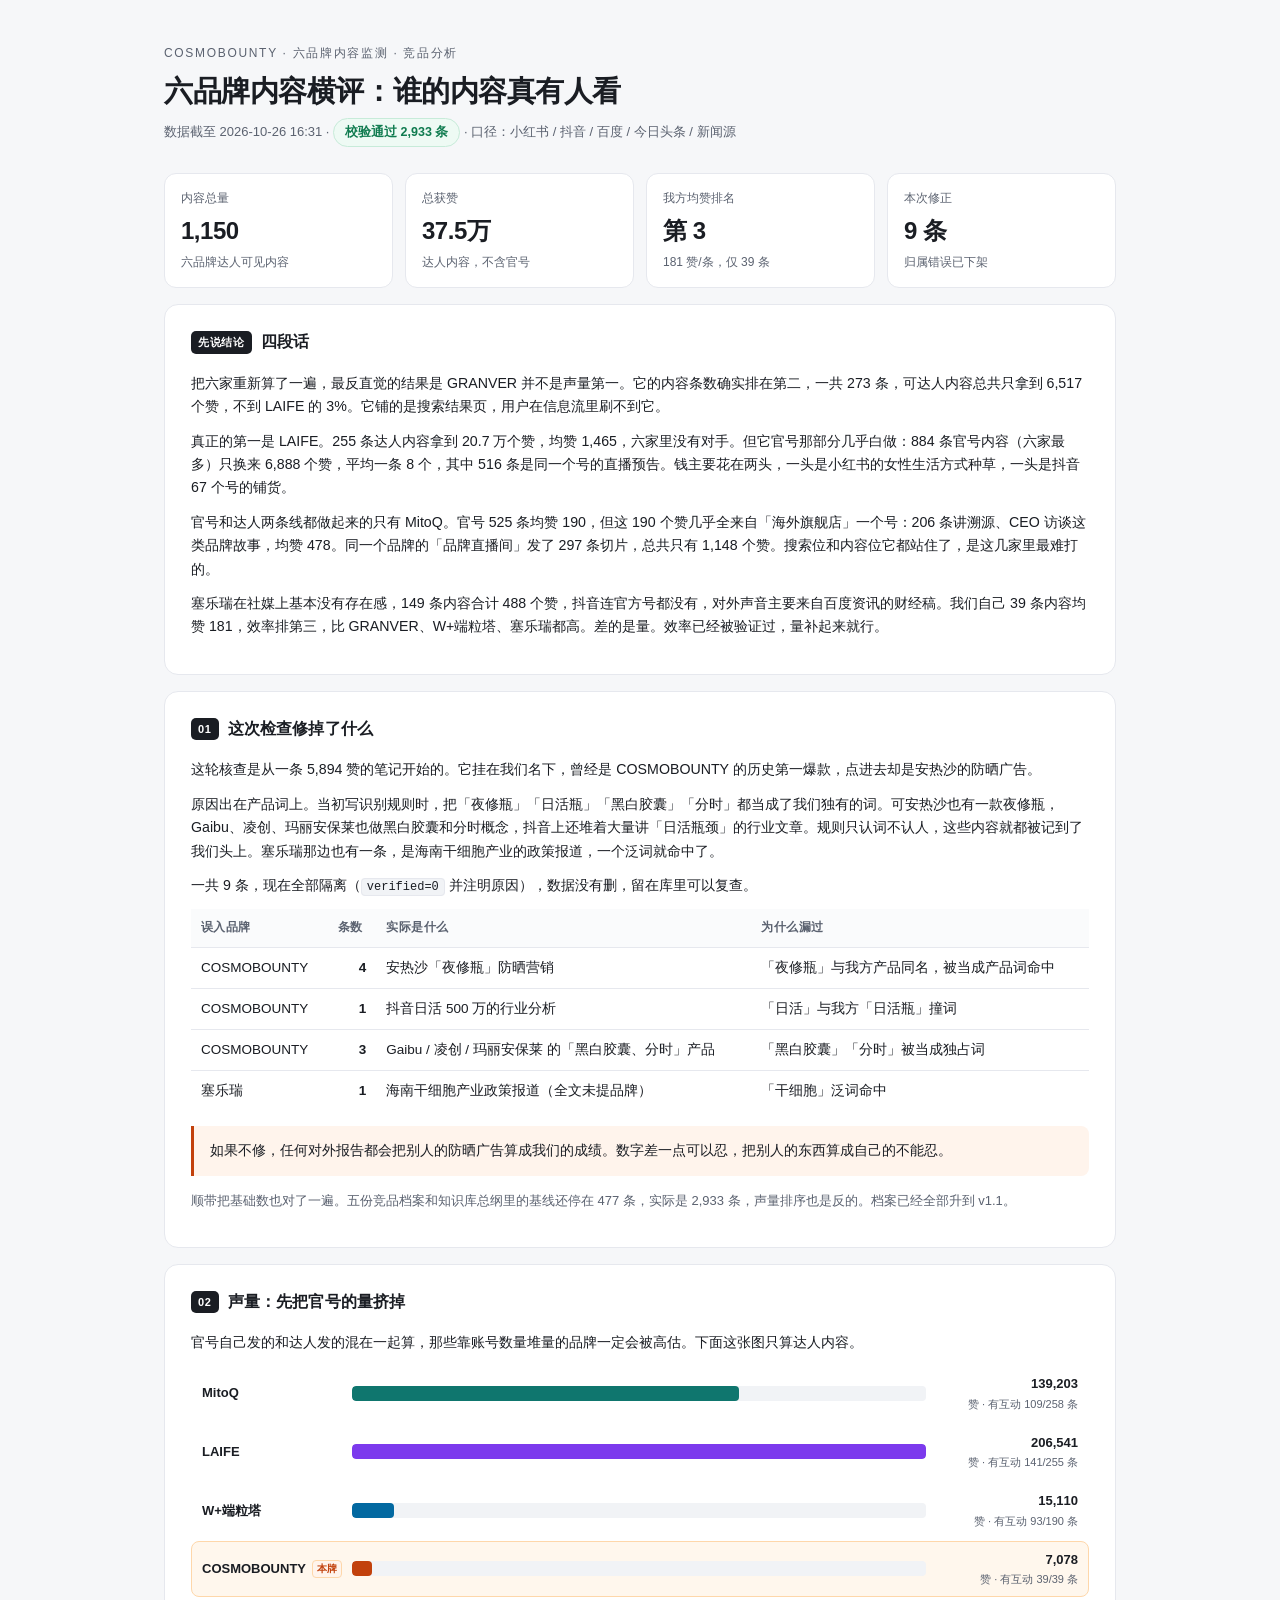
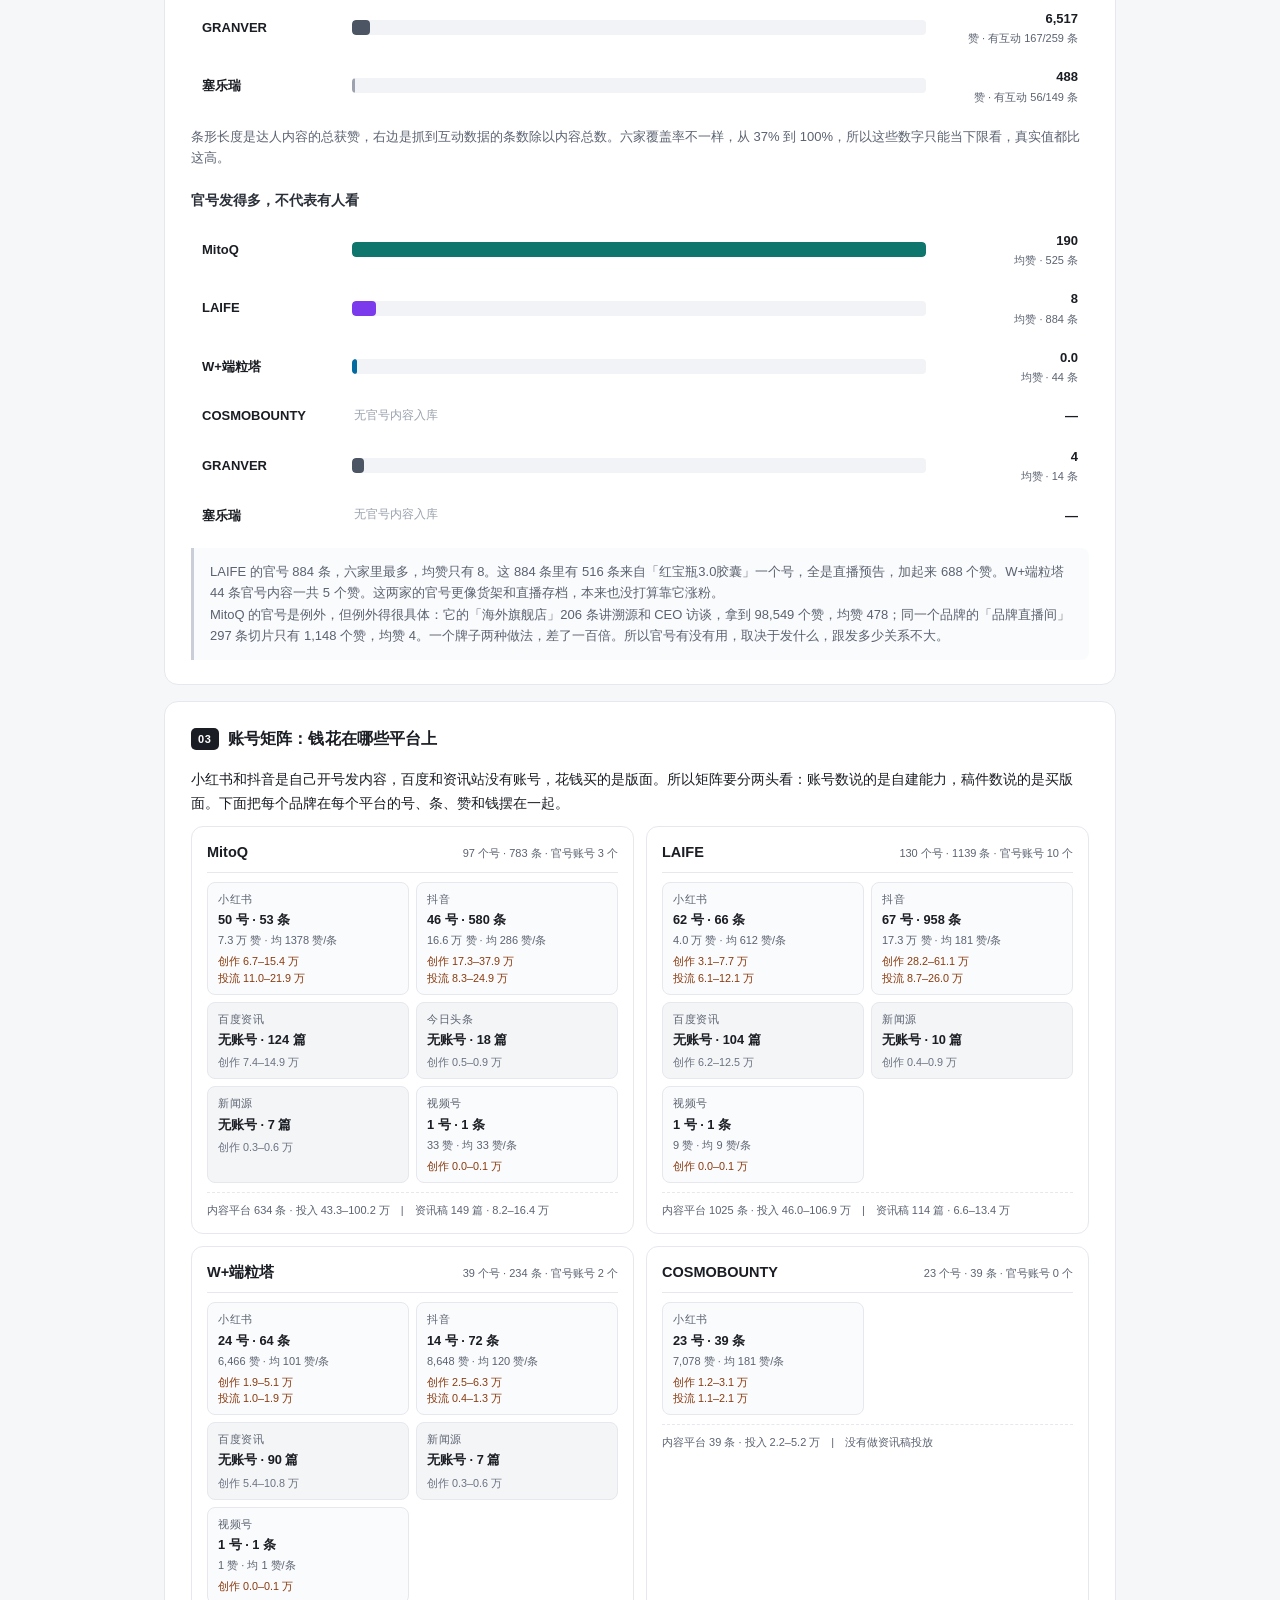
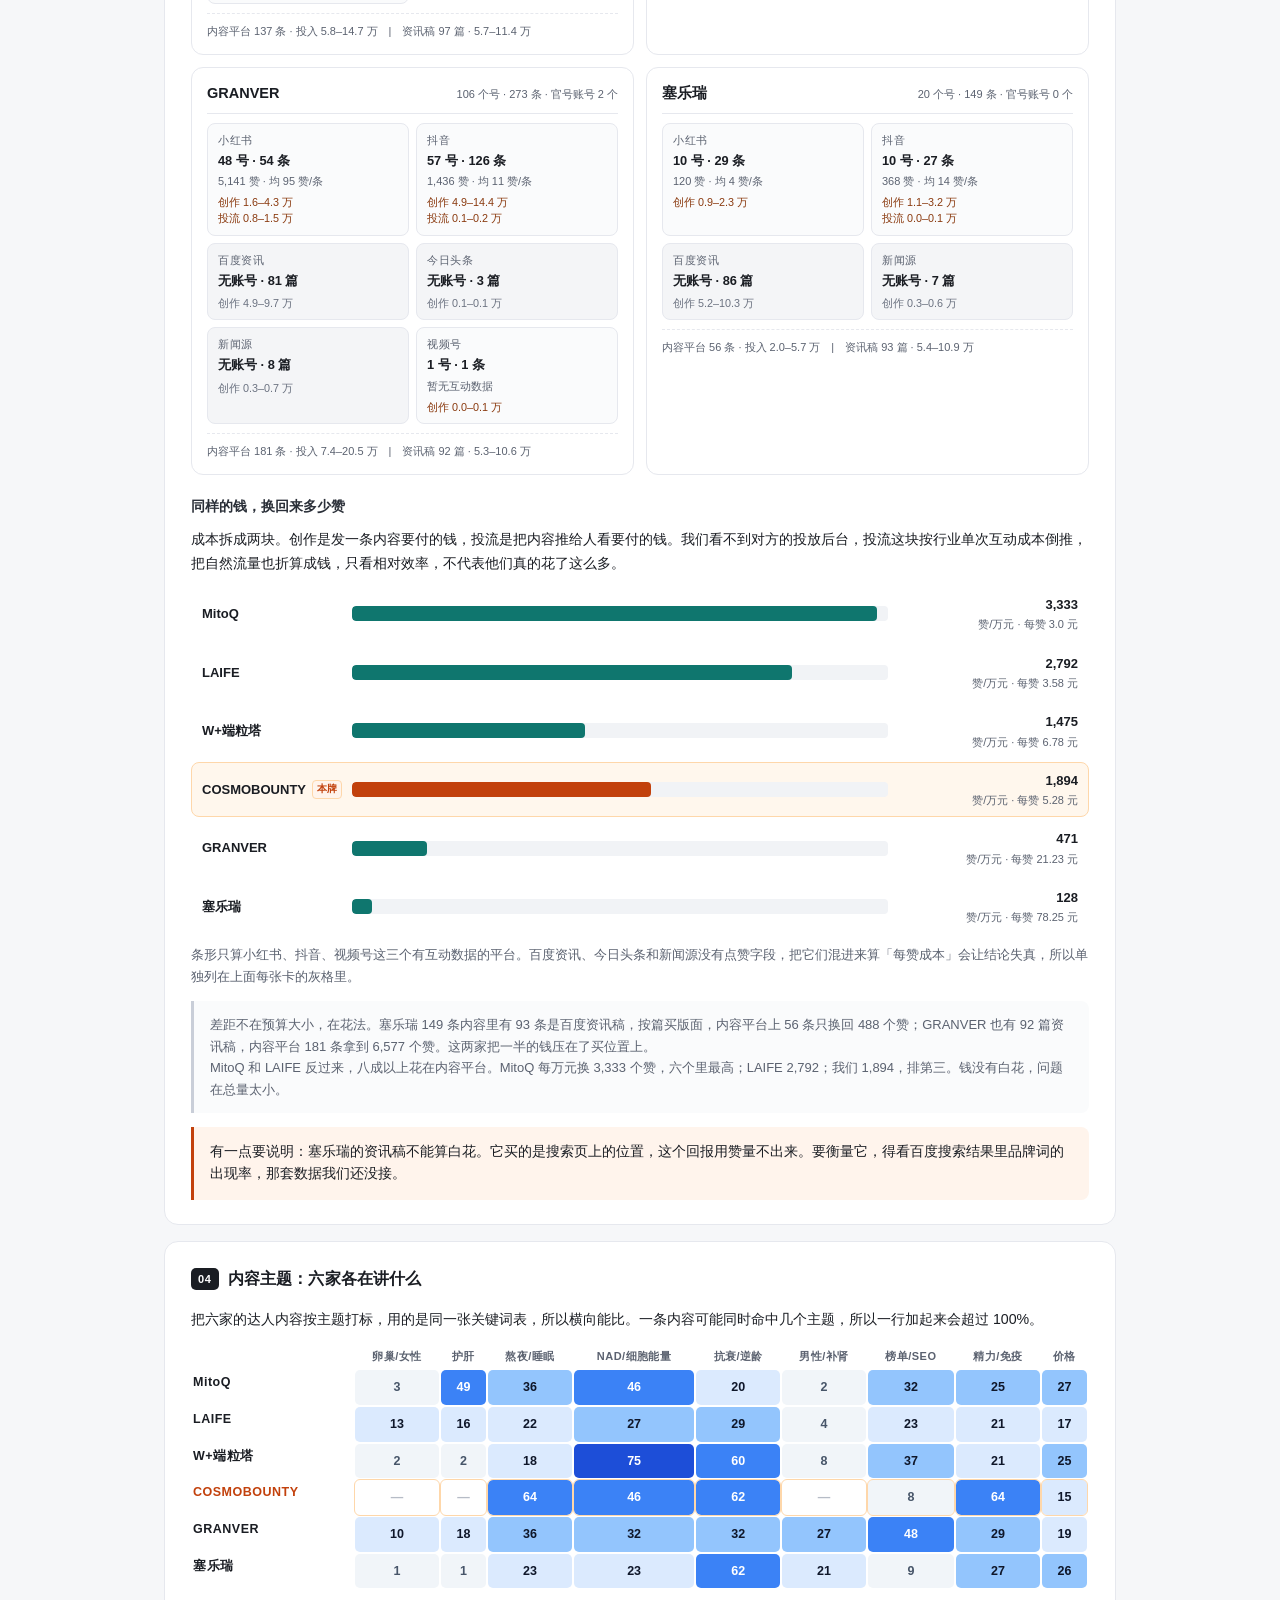
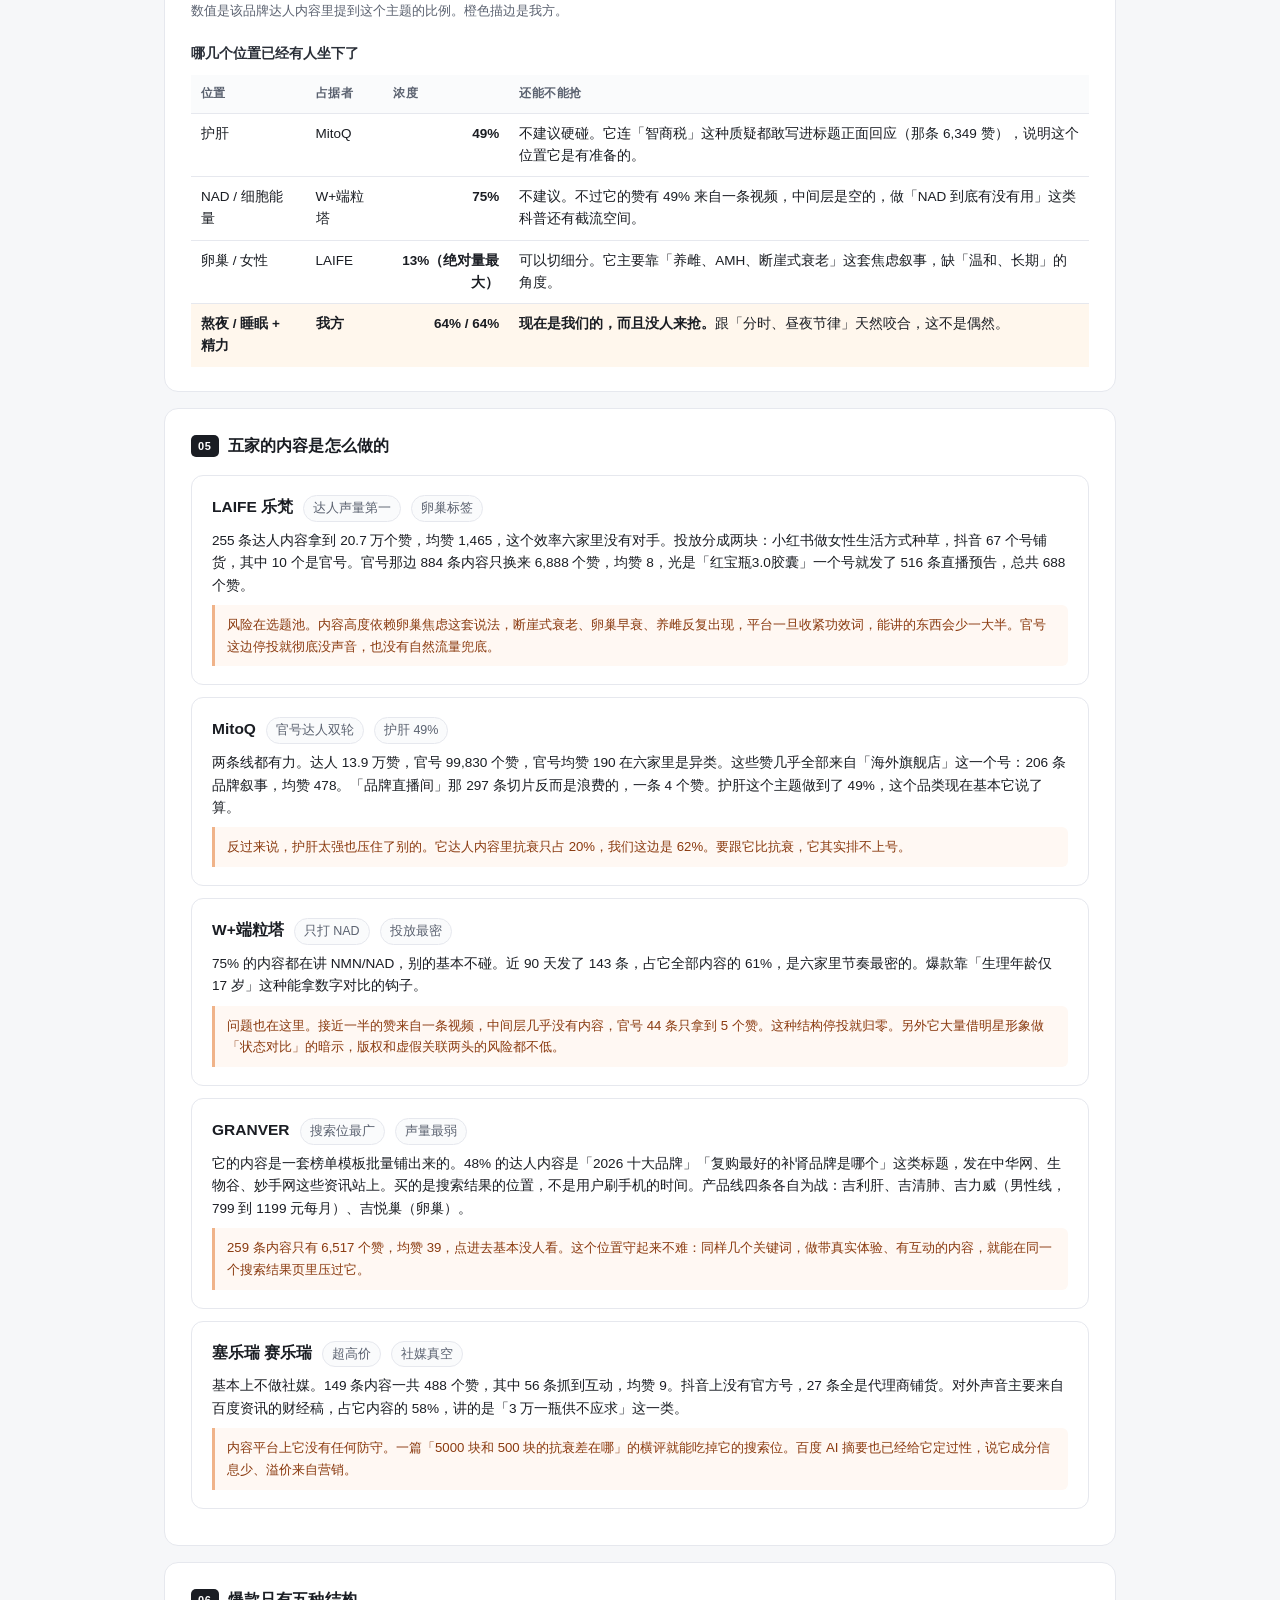
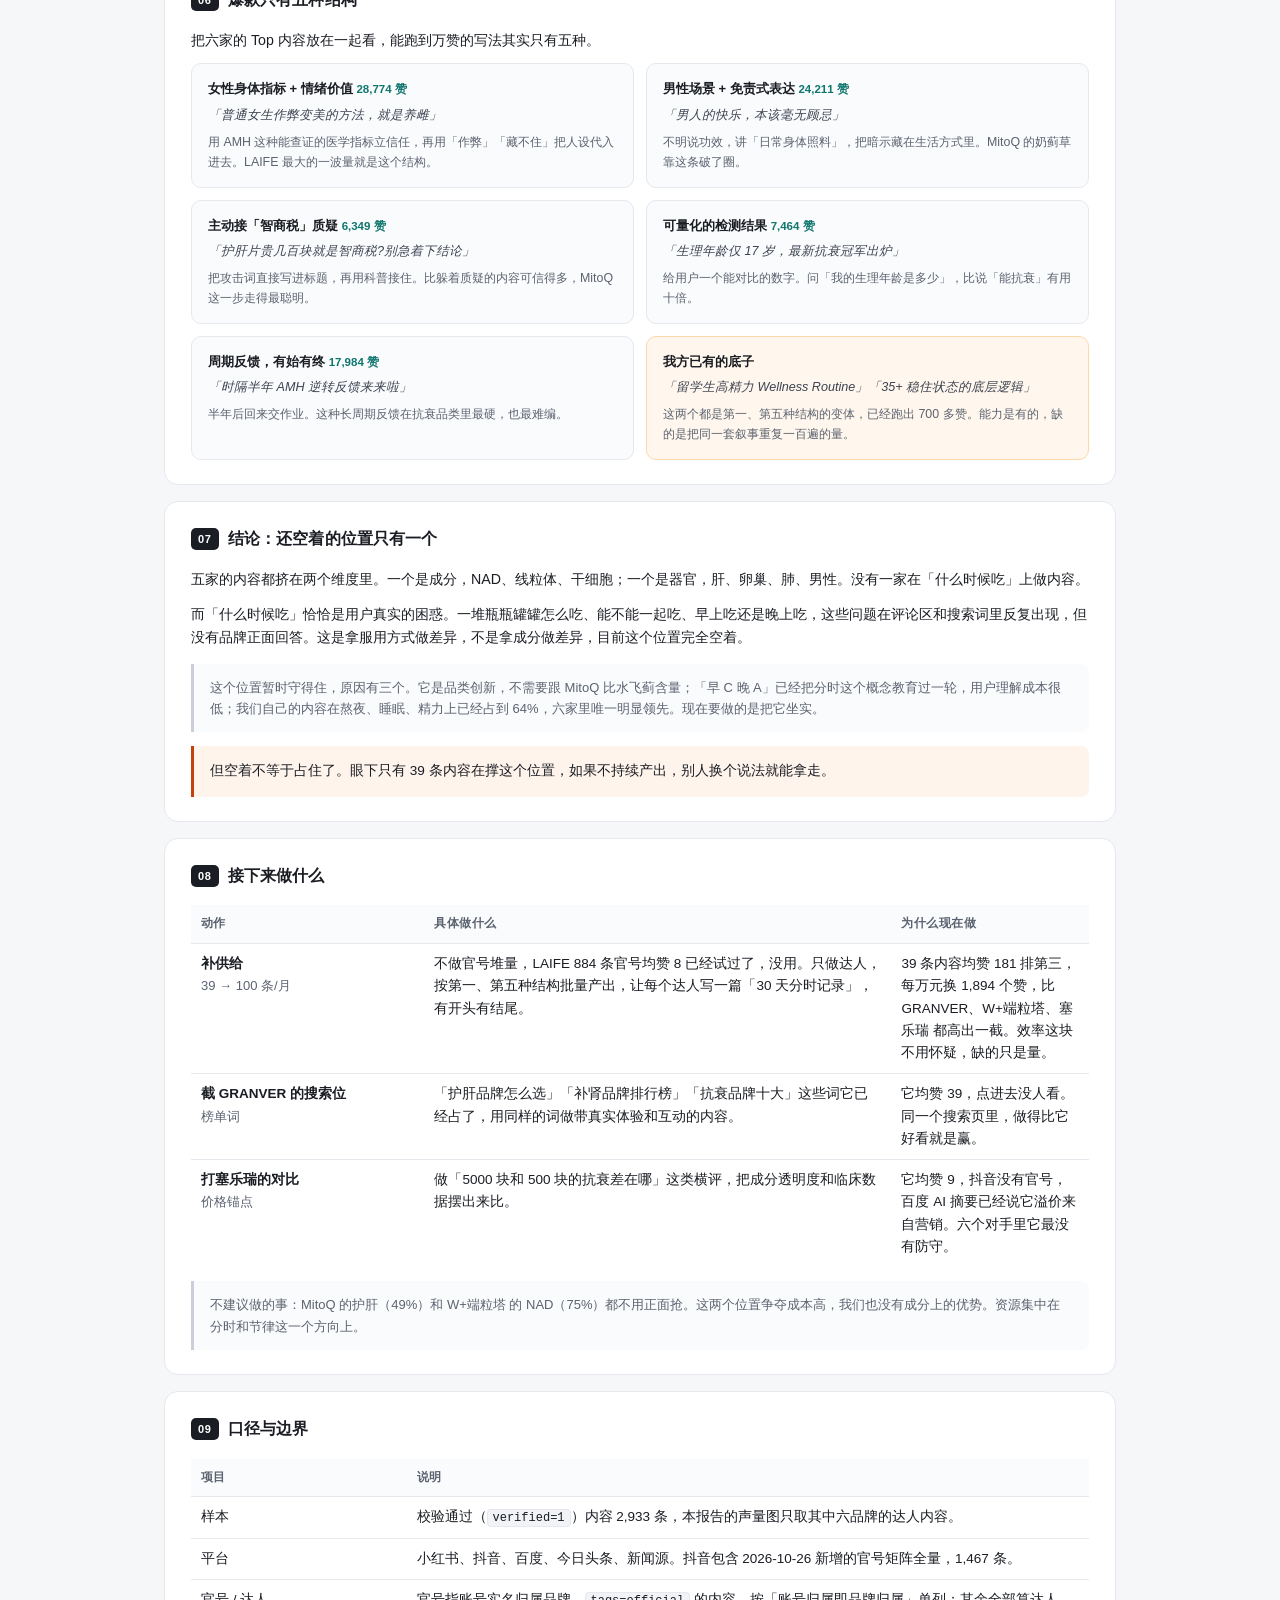
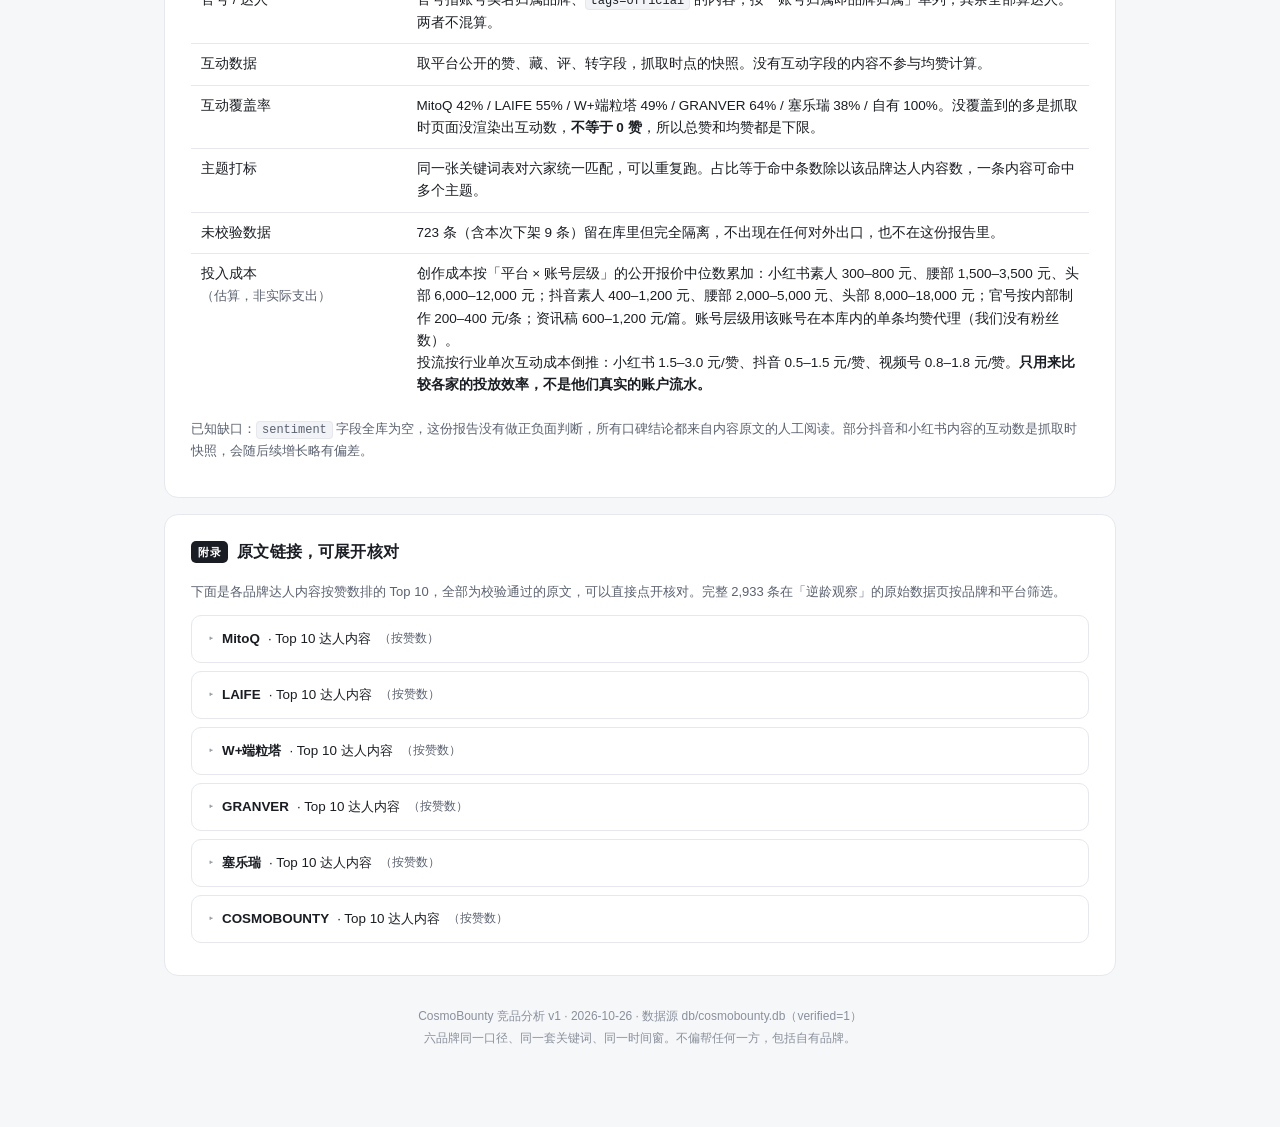
<file: competitor_analysis.html>
<!DOCTYPE html>
<html lang="zh-CN">
<head>
<meta charset="utf-8">
<meta name="viewport" content="width=device-width, initial-scale=1">
<title>六品牌竞品分析 · 2026-10-26</title>
<style>
:root{--bg:#f6f7f9;--card:#fff;--ink:#1a1d23;--sub:#5b6270;--line:#e6e8ee;
  --warn:#c2410c;--warnbg:#fff4ec;--ok:#0f7b4f;--okbg:#eefaf4;--blue:#1d4ed8;--bluebg:#eef2ff;}
*{box-sizing:border-box}
body{margin:0;background:var(--bg);color:var(--ink);
  font-family:-apple-system,BlinkMacSystemFont,"PingFang SC","Hiragino Sans GB","Microsoft YaHei",sans-serif;
  -webkit-font-smoothing:antialiased;line-height:1.65}
.wrap{max-width:1000px;margin:0 auto;padding:44px 24px 80px}
header{margin-bottom:26px}
.kicker{font-size:12px;letter-spacing:.14em;color:var(--sub);text-transform:uppercase}
h1{font-size:29px;margin:9px 0 8px;letter-spacing:-.015em;line-height:1.3}
.meta{font-size:13px;color:var(--sub)}
.badge{display:inline-flex;align-items:center;gap:6px;padding:3px 11px;border-radius:999px;font-size:12.5px;font-weight:600}
.badge.ok{background:var(--okbg);color:var(--ok);border:1px solid #c7ebd9}
.badge.warn{background:var(--warnbg);color:var(--warn);border:1px solid #f8d8c2}
.card{background:var(--card);border:1px solid var(--line);border-radius:14px;padding:24px 26px;margin-bottom:16px}
h2{font-size:16px;margin:0 0 16px;letter-spacing:.01em;display:flex;align-items:center;gap:9px}
h2 .n{font-size:11px;font-weight:700;color:#fff;background:#1a1d23;border-radius:5px;padding:2px 7px;letter-spacing:.06em}
h3{font-size:14px;margin:20px 0 10px;color:#2a2f38}
p{margin:0 0 11px;font-size:14.2px}
.sub{color:var(--sub);font-size:13px}
table{width:100%;border-collapse:collapse;font-size:13.5px}
th,td{text-align:left;padding:9px 10px;border-bottom:1px solid var(--line);vertical-align:top}
th{font-size:12px;color:var(--sub);font-weight:600;letter-spacing:.04em;background:#fafbfc}
tr:last-child td{border-bottom:none}
td.num{font-variant-numeric:tabular-nums;font-weight:600;text-align:right}
.alert{border-left:3px solid var(--warn);background:var(--warnbg);padding:14px 16px;border-radius:0 8px 8px 0;font-size:13.6px;margin:14px 0 0}
.note{border-left:3px solid #c9ced8;background:#fafbfc;padding:13px 16px;border-radius:0 8px 8px 0;font-size:13px;color:var(--sub);margin-top:14px}
ul{margin:8px 0 0;padding-left:18px;font-size:14px}
li{margin:6px 0}
code{background:#f1f3f6;border:1px solid var(--line);border-radius:4px;padding:1px 5px;font-size:12px;font-family:ui-monospace,SFMono-Regular,Menlo,monospace}
.kpis{display:grid;grid-template-columns:repeat(4,1fr);gap:12px;margin-bottom:16px}
.kpi{background:#fff;border:1px solid var(--line);border-radius:12px;padding:15px 16px}
.kpi .l{font-size:12px;color:var(--sub)}
.kpi .v{font-size:24px;font-weight:700;font-variant-numeric:tabular-nums;margin-top:2px;letter-spacing:-.02em}
.kpi .d{font-size:12px;color:var(--sub);margin-top:2px}
/* bar */
.brow{display:grid;grid-template-columns:138px 1fr 140px;align-items:center;gap:12px;
  padding:7px 10px;border-radius:8px;border:1px solid transparent}
.brow+.brow{margin-top:3px}
.bname{font-size:13px;font-weight:600;display:flex;align-items:center;gap:6px;white-space:nowrap}
.own{font-size:10px;font-weight:700;color:#c2410c;background:#fff4ec;border:1px solid #fed7aa;border-radius:4px;padding:0 4px}
.btrack{height:15px;background:#f1f3f6;border-radius:4px;overflow:hidden;position:relative}
.bfill{height:100%;border-radius:4px}
.bval{font-size:13px;font-weight:700;font-variant-numeric:tabular-nums;text-align:right}
.bu{display:block;font-size:11px;font-weight:400;color:var(--sub)}
.brow.cost{grid-template-columns:138px 1fr 178px}
.btrack.empty{background:transparent;display:flex;align-items:center}
.none{font-size:11.5px;color:#9aa1ad;padding-left:2px;line-height:1.2}
/* heat */
.heat{width:100%;border-collapse:separate;border-spacing:2px;font-size:12.5px}
.heat th{background:none;border:none;padding:5px 4px;font-size:11px;text-align:center;line-height:1.25}
.heat .hname{text-align:left;font-size:12.5px;font-weight:600;color:var(--ink);white-space:nowrap;padding-left:0}
.hcell{text-align:center;font-variant-numeric:tabular-nums;font-weight:600;border-radius:5px;padding:7px 4px;border:none}
.ownrow .hname{color:#c2410c}
.ownrow .hcell{outline:1px solid #fed7aa}
/* brand cards */
.bcard{border:1px solid var(--line);border-radius:12px;padding:18px 20px;margin-bottom:12px;background:#fff}
.bcard .top{display:flex;align-items:baseline;gap:10px;flex-wrap:wrap;margin-bottom:8px}
.bcard .nm{font-size:15.5px;font-weight:700}
.bcard .pos{font-size:12.5px;color:var(--sub);background:#fafbfc;border:1px solid var(--line);border-radius:999px;padding:2px 9px}
.bcard .one{font-size:13.6px;margin:0 0 8px}
.bcard .weak{font-size:13.2px;color:#8a3a0f;background:#fff8f3;border-left:3px solid #f0b389;padding:9px 12px;border-radius:0 6px 6px 0}
.bcard .weak b{color:#a33b0a}
/* template */
.tpl{display:grid;grid-template-columns:1fr 1fr;gap:12px}
.tcard{background:#fafbfc;border:1px solid var(--line);border-radius:10px;padding:14px 16px}
.tcard .h{font-size:13px;font-weight:700;margin-bottom:5px}
.tcard .q{font-size:12.6px;color:#3b4250;font-style:italic;margin-bottom:6px}
.tcard .w{font-size:12.4px;color:var(--sub)}
.tcard .hit{font-size:11.5px;font-weight:700;color:#0f766e}
/* 账号矩阵 */
.mx{display:grid;grid-template-columns:1fr 1fr;gap:12px;margin:4px 0 8px}
.mxb{border:1px solid var(--line);border-radius:12px;padding:14px 15px;background:#fff}
.mxh{display:flex;align-items:baseline;justify-content:space-between;gap:8px;padding-bottom:7px;margin-bottom:9px;border-bottom:1px solid var(--line)}
.mxh b{font-size:14.5px}
.mxh span{font-size:11px;color:var(--sub);text-align:right;line-height:1.35}
.mxp{display:grid;grid-template-columns:1fr 1fr;gap:7px}
.mp{background:#fafbfc;border:1px solid var(--line);border-radius:8px;padding:8px 10px}
.mp .k{font-size:10.5px;color:var(--sub);letter-spacing:.06em}
.mp .n{font-size:12.8px;font-weight:700;margin-top:1px}
.mp .l{font-size:11px;color:var(--sub);margin-top:1px}
.mp .c{font-size:10.8px;color:#8a3a0f;margin-top:4px;line-height:1.5}
.mp.media{background:#f4f5f7}
.mp.media .c{color:#6b7280}
.mxf{margin-top:9px;padding-top:8px;border-top:1px dashed var(--line);font-size:11px;color:var(--sub)}
/* appendix */
details{border:1px solid var(--line);border-radius:10px;padding:0;margin-bottom:8px;background:#fff;overflow:hidden}
summary{cursor:pointer;padding:12px 16px;font-size:13.4px;list-style:none;display:flex;align-items:center;gap:8px}
summary::-webkit-details-marker{display:none}
summary::before{content:"▸";color:#9aa1ad;font-size:12px;transition:transform .15s}
details[open] summary::before{transform:rotate(90deg)}
details[open] summary{border-bottom:1px solid var(--line);background:#fafbfc}
.sumb{font-size:12px;color:var(--sub);font-weight:400}
table.apx{font-size:12.6px}
table.apx th:nth-child(1),table.apx td:nth-child(1){width:34px}
table.apx th:nth-child(2),table.apx td:nth-child(2){width:62px}
table.apx th:nth-child(3),table.apx td:nth-child(3){width:56px}
table.apx th:nth-child(5),table.apx td:nth-child(5){width:64px}
a{color:var(--blue);text-decoration:none}
a:hover{text-decoration:underline}
footer{margin-top:30px;font-size:12px;color:#8a909c;text-align:center;line-height:1.8}
@media(max-width:760px){
  .kpis{grid-template-columns:1fr 1fr}
  .brow{grid-template-columns:104px 1fr 108px}
  .brow.cost{grid-template-columns:92px 1fr 150px}
  .tpl{grid-template-columns:1fr}
  .mx{grid-template-columns:1fr}
  .heat{font-size:11px}
}
</style>
</head>
<body>

<div class="wrap">
<header>
  <div class="kicker">CosmoBounty · 六品牌内容监测 · 竞品分析</div>
  <h1>六品牌内容横评：谁的内容真有人看</h1>
  <div class="meta">数据截至 2026-10-26 16:31 ·
    <span class="badge ok">校验通过 2,933 条</span> ·
    口径：小红书 / 抖音 / 百度 / 今日头条 / 新闻源</div>
</header>

<div class="kpis">
  <div class="kpi"><div class="l">内容总量</div><div class="v">1,150</div><div class="d">六品牌达人可见内容</div></div>
  <div class="kpi"><div class="l">总获赞</div><div class="v">37.5万</div><div class="d">达人内容，不含官号</div></div>
  <div class="kpi"><div class="l">我方均赞排名</div><div class="v">第 3</div><div class="d">181 赞/条，仅 39 条</div></div>
  <div class="kpi"><div class="l">本次修正</div><div class="v">9 条</div><div class="d">归属错误已下架</div></div>
</div>

<div class="card">
  <h2><span class="n">先说结论</span>四段话</h2>

  <p>把六家重新算了一遍，最反直觉的结果是 GRANVER 并不是声量第一。它的内容条数确实排在第二，一共 273 条，可达人内容总共只拿到 6,517 个赞，不到 LAIFE 的 3%。它铺的是搜索结果页，用户在信息流里刷不到它。</p>

  <p>真正的第一是 LAIFE。255 条达人内容拿到 20.7 万个赞，均赞 1,465，六家里没有对手。但它官号那部分几乎白做：884 条官号内容（六家最多）只换来 6,888 个赞，平均一条 8 个，其中 516 条是同一个号的直播预告。钱主要花在两头，一头是小红书的女性生活方式种草，一头是抖音 67 个号的铺货。</p>

  <p>官号和达人两条线都做起来的只有 MitoQ。官号 525 条均赞 190，但这 190 个赞几乎全来自「海外旗舰店」一个号：206 条讲溯源、CEO 访谈这类品牌故事，均赞 478。同一个品牌的「品牌直播间」发了 297 条切片，总共只有 1,148 个赞。搜索位和内容位它都站住了，是这几家里最难打的。</p>

  <p>塞乐瑞在社媒上基本没有存在感，149 条内容合计 488 个赞，抖音连官方号都没有，对外声音主要来自百度资讯的财经稿。我们自己 39 条内容均赞 181，效率排第三，比 GRANVER、W+端粒塔、塞乐瑞都高。差的是量。效率已经被验证过，量补起来就行。</p>
</div>

<div class="card">
  <h2><span class="n">01</span>这次检查修掉了什么</h2>
  <p>这轮核查是从一条 5,894 赞的笔记开始的。它挂在我们名下，曾经是 COSMOBOUNTY 的历史第一爆款，点进去却是安热沙的防晒广告。</p>
  <p>原因出在产品词上。当初写识别规则时，把「夜修瓶」「日活瓶」「黑白胶囊」「分时」都当成了我们独有的词。可安热沙也有一款夜修瓶，Gaibu、凌创、玛丽安保莱也做黑白胶囊和分时概念，抖音上还堆着大量讲「日活瓶颈」的行业文章。规则只认词不认人，这些内容就都被记到了我们头上。塞乐瑞那边也有一条，是海南干细胞产业的政策报道，一个泛词就命中了。</p>
  <p>一共 9 条，现在全部隔离（<code>verified=0</code> 并注明原因），数据没有删，留在库里可以复查。</p>
  <table>
    <thead><tr><th>误入品牌</th><th>条数</th><th>实际是什么</th><th>为什么漏过</th></tr></thead>
    <tbody>
      <tr><td>COSMOBOUNTY</td><td class="num">4</td><td>安热沙「夜修瓶」防晒营销</td><td>「夜修瓶」与我方产品同名，被当成产品词命中</td></tr>
      <tr><td>COSMOBOUNTY</td><td class="num">1</td><td>抖音日活 500 万的行业分析</td><td>「日活」与我方「日活瓶」撞词</td></tr>
      <tr><td>COSMOBOUNTY</td><td class="num">3</td><td>Gaibu / 凌创 / 玛丽安保莱 的「黑白胶囊、分时」产品</td><td>「黑白胶囊」「分时」被当成独占词</td></tr>
      <tr><td>塞乐瑞</td><td class="num">1</td><td>海南干细胞产业政策报道（全文未提品牌）</td><td>「干细胞」泛词命中</td></tr>
    </tbody>
  </table>
  <div class="alert">如果不修，任何对外报告都会把别人的防晒广告算成我们的成绩。数字差一点可以忍，把别人的东西算成自己的不能忍。</div>
  <p class="sub" style="margin-top:14px">顺带把基础数也对了一遍。五份竞品档案和知识库总纲里的基线还停在 477 条，实际是 2,933 条，声量排序也是反的。档案已经全部升到 v1.1。</p>
</div>

<div class="card">
  <h2><span class="n">02</span>声量：先把官号的量挤掉</h2>
  <p>官号自己发的和达人发的混在一起算，那些靠账号数量堆量的品牌一定会被高估。下面这张图只算达人内容。</p>
  <div class="brow">
  <div class="bname">MitoQ</div>
  <div class="btrack"><div class="bfill" style="width:67.4%;background:#0f766e"></div></div>
  <div class="bval">139,203<span class="bu">赞 · 有互动 109/258 条</span></div>
</div><div class="brow">
  <div class="bname">LAIFE</div>
  <div class="btrack"><div class="bfill" style="width:100.0%;background:#7c3aed"></div></div>
  <div class="bval">206,541<span class="bu">赞 · 有互动 141/255 条</span></div>
</div><div class="brow">
  <div class="bname">W+端粒塔</div>
  <div class="btrack"><div class="bfill" style="width:7.3%;background:#0369a1"></div></div>
  <div class="bval">15,110<span class="bu">赞 · 有互动 93/190 条</span></div>
</div><div class="brow" style="background:#fff7ed;border-color:#fed7aa">
  <div class="bname">COSMOBOUNTY <span class="own">本牌</span></div>
  <div class="btrack"><div class="bfill" style="width:3.4%;background:#c2410c"></div></div>
  <div class="bval">7,078<span class="bu">赞 · 有互动 39/39 条</span></div>
</div><div class="brow">
  <div class="bname">GRANVER</div>
  <div class="btrack"><div class="bfill" style="width:3.2%;background:#4b5563"></div></div>
  <div class="bval">6,517<span class="bu">赞 · 有互动 167/259 条</span></div>
</div><div class="brow">
  <div class="bname">塞乐瑞</div>
  <div class="btrack"><div class="bfill" style="width:0.6%;background:#9ca3af"></div></div>
  <div class="bval">488<span class="bu">赞 · 有互动 56/149 条</span></div>
</div>
  <p class="sub" style="margin-top:12px">条形长度是达人内容的总获赞，右边是抓到互动数据的条数除以内容总数。六家覆盖率不一样，从 37% 到 100%，所以这些数字只能当下限看，真实值都比这高。</p>

  <h3>官号发得多，不代表有人看</h3>
  <div class="brow">
  <div class="bname">MitoQ</div>
  <div class="btrack"><div class="bfill" style="width:100.0%;background:#0f766e"></div></div>
  <div class="bval">190<span class="bu">均赞 · 525 条</span></div>
</div><div class="brow">
  <div class="bname">LAIFE</div>
  <div class="btrack"><div class="bfill" style="width:4.2%;background:#7c3aed"></div></div>
  <div class="bval">8<span class="bu">均赞 · 884 条</span></div>
</div><div class="brow">
  <div class="bname">W+端粒塔</div>
  <div class="btrack"><div class="bfill" style="width:0.8%;background:#0369a1"></div></div>
  <div class="bval">0.0<span class="bu">均赞 · 44 条</span></div>
</div><div class="brow"><div class="bname">COSMOBOUNTY</div><div class="btrack empty"><span class="none">无官号内容入库</span></div><div class="bval">—</div></div><div class="brow">
  <div class="bname">GRANVER</div>
  <div class="btrack"><div class="bfill" style="width:2.1%;background:#4b5563"></div></div>
  <div class="bval">4<span class="bu">均赞 · 14 条</span></div>
</div><div class="brow"><div class="bname">塞乐瑞</div><div class="btrack empty"><span class="none">无官号内容入库</span></div><div class="bval">—</div></div>
  <div class="note">LAIFE 的官号 884 条，六家里最多，均赞只有 8。这 884 条里有 516 条来自「红宝瓶3.0胶囊」一个号，全是直播预告，加起来 688 个赞。W+端粒塔 44 条官号内容一共 5 个赞。这两家的官号更像货架和直播存档，本来也没打算靠它涨粉。<br>
    MitoQ 的官号是例外，但例外得很具体：它的「海外旗舰店」206 条讲溯源和 CEO 访谈，拿到 98,549 个赞，均赞 478；同一个品牌的「品牌直播间」297 条切片只有 1,148 个赞，均赞 4。一个牌子两种做法，差了一百倍。所以官号有没有用，取决于发什么，跟发多少关系不大。</div>
</div>

<div class="card">
  <h2><span class="n">03</span>账号矩阵：钱花在哪些平台上</h2>
  <p>小红书和抖音是自己开号发内容，百度和资讯站没有账号，花钱买的是版面。所以矩阵要分两头看：账号数说的是自建能力，稿件数说的是买版面。下面把每个品牌在每个平台的号、条、赞和钱摆在一起。</p>

  <div class="mx"><div class="mxb">
    <div class="mxh"><b>MitoQ</b><span>97 个号 · 783 条 · 官号账号 3 个</span></div>
    <div class="mxp"><div class="mp">
        <div class="k">小红书</div>
        <div class="n">50 号 · 53 条</div>
        <div class="l">7.3 万 赞 · 均 1378 赞/条</div>
        <div class="c">创作 6.7–15.4 万<br>投流 11.0–21.9 万</div>
      </div><div class="mp">
        <div class="k">抖音</div>
        <div class="n">46 号 · 580 条</div>
        <div class="l">16.6 万 赞 · 均 286 赞/条</div>
        <div class="c">创作 17.3–37.9 万<br>投流 8.3–24.9 万</div>
      </div><div class="mp media">
        <div class="k">百度资讯</div>
        <div class="n">无账号 · 124 篇</div>
        <div class="c">创作 7.4–14.9 万</div>
      </div><div class="mp media">
        <div class="k">今日头条</div>
        <div class="n">无账号 · 18 篇</div>
        <div class="c">创作 0.5–0.9 万</div>
      </div><div class="mp media">
        <div class="k">新闻源</div>
        <div class="n">无账号 · 7 篇</div>
        <div class="c">创作 0.3–0.6 万</div>
      </div><div class="mp">
        <div class="k">视频号</div>
        <div class="n">1 号 · 1 条</div>
        <div class="l">33 赞 · 均 33 赞/条</div>
        <div class="c">创作 0.0–0.1 万</div>
      </div></div>
    <div class="mxf">内容平台 634 条 · 投入 43.3–100.2 万　|　资讯稿 149 篇 · 8.2–16.4 万</div>
  </div><div class="mxb">
    <div class="mxh"><b>LAIFE</b><span>130 个号 · 1139 条 · 官号账号 10 个</span></div>
    <div class="mxp"><div class="mp">
        <div class="k">小红书</div>
        <div class="n">62 号 · 66 条</div>
        <div class="l">4.0 万 赞 · 均 612 赞/条</div>
        <div class="c">创作 3.1–7.7 万<br>投流 6.1–12.1 万</div>
      </div><div class="mp">
        <div class="k">抖音</div>
        <div class="n">67 号 · 958 条</div>
        <div class="l">17.3 万 赞 · 均 181 赞/条</div>
        <div class="c">创作 28.2–61.1 万<br>投流 8.7–26.0 万</div>
      </div><div class="mp media">
        <div class="k">百度资讯</div>
        <div class="n">无账号 · 104 篇</div>
        <div class="c">创作 6.2–12.5 万</div>
      </div><div class="mp media">
        <div class="k">新闻源</div>
        <div class="n">无账号 · 10 篇</div>
        <div class="c">创作 0.4–0.9 万</div>
      </div><div class="mp">
        <div class="k">视频号</div>
        <div class="n">1 号 · 1 条</div>
        <div class="l">9 赞 · 均 9 赞/条</div>
        <div class="c">创作 0.0–0.1 万</div>
      </div></div>
    <div class="mxf">内容平台 1025 条 · 投入 46.0–106.9 万　|　资讯稿 114 篇 · 6.6–13.4 万</div>
  </div><div class="mxb">
    <div class="mxh"><b>W+端粒塔</b><span>39 个号 · 234 条 · 官号账号 2 个</span></div>
    <div class="mxp"><div class="mp">
        <div class="k">小红书</div>
        <div class="n">24 号 · 64 条</div>
        <div class="l">6,466 赞 · 均 101 赞/条</div>
        <div class="c">创作 1.9–5.1 万<br>投流 1.0–1.9 万</div>
      </div><div class="mp">
        <div class="k">抖音</div>
        <div class="n">14 号 · 72 条</div>
        <div class="l">8,648 赞 · 均 120 赞/条</div>
        <div class="c">创作 2.5–6.3 万<br>投流 0.4–1.3 万</div>
      </div><div class="mp media">
        <div class="k">百度资讯</div>
        <div class="n">无账号 · 90 篇</div>
        <div class="c">创作 5.4–10.8 万</div>
      </div><div class="mp media">
        <div class="k">新闻源</div>
        <div class="n">无账号 · 7 篇</div>
        <div class="c">创作 0.3–0.6 万</div>
      </div><div class="mp">
        <div class="k">视频号</div>
        <div class="n">1 号 · 1 条</div>
        <div class="l">1 赞 · 均 1 赞/条</div>
        <div class="c">创作 0.0–0.1 万</div>
      </div></div>
    <div class="mxf">内容平台 137 条 · 投入 5.8–14.7 万　|　资讯稿 97 篇 · 5.7–11.4 万</div>
  </div><div class="mxb">
    <div class="mxh"><b>COSMOBOUNTY</b><span>23 个号 · 39 条 · 官号账号 0 个</span></div>
    <div class="mxp"><div class="mp">
        <div class="k">小红书</div>
        <div class="n">23 号 · 39 条</div>
        <div class="l">7,078 赞 · 均 181 赞/条</div>
        <div class="c">创作 1.2–3.1 万<br>投流 1.1–2.1 万</div>
      </div></div>
    <div class="mxf">内容平台 39 条 · 投入 2.2–5.2 万　|　没有做资讯稿投放</div>
  </div><div class="mxb">
    <div class="mxh"><b>GRANVER</b><span>106 个号 · 273 条 · 官号账号 2 个</span></div>
    <div class="mxp"><div class="mp">
        <div class="k">小红书</div>
        <div class="n">48 号 · 54 条</div>
        <div class="l">5,141 赞 · 均 95 赞/条</div>
        <div class="c">创作 1.6–4.3 万<br>投流 0.8–1.5 万</div>
      </div><div class="mp">
        <div class="k">抖音</div>
        <div class="n">57 号 · 126 条</div>
        <div class="l">1,436 赞 · 均 11 赞/条</div>
        <div class="c">创作 4.9–14.4 万<br>投流 0.1–0.2 万</div>
      </div><div class="mp media">
        <div class="k">百度资讯</div>
        <div class="n">无账号 · 81 篇</div>
        <div class="c">创作 4.9–9.7 万</div>
      </div><div class="mp media">
        <div class="k">今日头条</div>
        <div class="n">无账号 · 3 篇</div>
        <div class="c">创作 0.1–0.1 万</div>
      </div><div class="mp media">
        <div class="k">新闻源</div>
        <div class="n">无账号 · 8 篇</div>
        <div class="c">创作 0.3–0.7 万</div>
      </div><div class="mp">
        <div class="k">视频号</div>
        <div class="n">1 号 · 1 条</div>
        <div class="l">暂无互动数据</div>
        <div class="c">创作 0.0–0.1 万</div>
      </div></div>
    <div class="mxf">内容平台 181 条 · 投入 7.4–20.5 万　|　资讯稿 92 篇 · 5.3–10.6 万</div>
  </div><div class="mxb">
    <div class="mxh"><b>塞乐瑞</b><span>20 个号 · 149 条 · 官号账号 0 个</span></div>
    <div class="mxp"><div class="mp">
        <div class="k">小红书</div>
        <div class="n">10 号 · 29 条</div>
        <div class="l">120 赞 · 均 4 赞/条</div>
        <div class="c">创作 0.9–2.3 万</div>
      </div><div class="mp">
        <div class="k">抖音</div>
        <div class="n">10 号 · 27 条</div>
        <div class="l">368 赞 · 均 14 赞/条</div>
        <div class="c">创作 1.1–3.2 万<br>投流 0.0–0.1 万</div>
      </div><div class="mp media">
        <div class="k">百度资讯</div>
        <div class="n">无账号 · 86 篇</div>
        <div class="c">创作 5.2–10.3 万</div>
      </div><div class="mp media">
        <div class="k">新闻源</div>
        <div class="n">无账号 · 7 篇</div>
        <div class="c">创作 0.3–0.6 万</div>
      </div></div>
    <div class="mxf">内容平台 56 条 · 投入 2.0–5.7 万　|　资讯稿 93 篇 · 5.4–10.9 万</div>
  </div></div>

  <h3>同样的钱，换回来多少赞</h3>
  <p>成本拆成两块。创作是发一条内容要付的钱，投流是把内容推给人看要付的钱。我们看不到对方的投放后台，投流这块按行业单次互动成本倒推，把自然流量也折算成钱，只看相对效率，不代表他们真的花了这么多。</p>

  <div class="brow cost">
  <div class="bname">MitoQ</div>
  <div class="btrack"><div class="bfill" style="width:98.0%;background:#0f766e"></div></div>
  <div class="bval">3,333<span class="bu">赞/万元 · 每赞 3.0 元</span></div>
</div><div class="brow cost">
  <div class="bname">LAIFE</div>
  <div class="btrack"><div class="bfill" style="width:82.1%;background:#0f766e"></div></div>
  <div class="bval">2,792<span class="bu">赞/万元 · 每赞 3.58 元</span></div>
</div><div class="brow cost">
  <div class="bname">W+端粒塔</div>
  <div class="btrack"><div class="bfill" style="width:43.4%;background:#0f766e"></div></div>
  <div class="bval">1,475<span class="bu">赞/万元 · 每赞 6.78 元</span></div>
</div><div class="brow cost" style="background:#fff7ed;border-color:#fed7aa">
  <div class="bname">COSMOBOUNTY <span class="own">本牌</span></div>
  <div class="btrack"><div class="bfill" style="width:55.7%;background:#c2410c"></div></div>
  <div class="bval">1,894<span class="bu">赞/万元 · 每赞 5.28 元</span></div>
</div><div class="brow cost">
  <div class="bname">GRANVER</div>
  <div class="btrack"><div class="bfill" style="width:13.9%;background:#0f766e"></div></div>
  <div class="bval">471<span class="bu">赞/万元 · 每赞 21.23 元</span></div>
</div><div class="brow cost">
  <div class="bname">塞乐瑞</div>
  <div class="btrack"><div class="bfill" style="width:3.8%;background:#0f766e"></div></div>
  <div class="bval">128<span class="bu">赞/万元 · 每赞 78.25 元</span></div>
</div>

  <p class="sub" style="margin-top:10px">条形只算小红书、抖音、视频号这三个有互动数据的平台。百度资讯、今日头条和新闻源没有点赞字段，把它们混进来算「每赞成本」会让结论失真，所以单独列在上面每张卡的灰格里。</p>

  <div class="note">
    差距不在预算大小，在花法。塞乐瑞 149 条内容里有 93 条是百度资讯稿，按篇买版面，内容平台上 56 条只换回 488 个赞；GRANVER 也有 92 篇资讯稿，内容平台 181 条拿到 6,577 个赞。这两家把一半的钱压在了买位置上。<br>
    MitoQ 和 LAIFE 反过来，八成以上花在内容平台。MitoQ 每万元换 3,333 个赞，六个里最高；LAIFE 2,792；我们 1,894，排第三。钱没有白花，问题在总量太小。
  </div>

  <div class="alert">有一点要说明：塞乐瑞的资讯稿不能算白花。它买的是搜索页上的位置，这个回报用赞量不出来。要衡量它，得看百度搜索结果里品牌词的出现率，那套数据我们还没接。</div>
</div>

<div class="card">
  <h2><span class="n">04</span>内容主题：六家各在讲什么</h2>
  <p>把六家的达人内容按主题打标，用的是同一张关键词表，所以横向能比。一条内容可能同时命中几个主题，所以一行加起来会超过 100%。</p>
  <table class="heat">
    <thead><tr><th></th><th>卵巢/女性</th><th>护肝</th><th>熬夜/睡眠</th><th>NAD/细胞能量</th><th>抗衰/逆龄</th><th>男性/补肾</th><th>榜单/SEO</th><th>精力/免疫</th><th>价格</th></tr></thead>
    <tbody><tr><th class="hname">MitoQ</th><td class="hcell" style="background:#f1f5f9;color:#475569">3</td><td class="hcell" style="background:#3b82f6;color:#fff">49</td><td class="hcell" style="background:#93c5fd;color:#0f172a">36</td><td class="hcell" style="background:#3b82f6;color:#fff">46</td><td class="hcell" style="background:#dbeafe;color:#0f172a">20</td><td class="hcell" style="background:#f1f5f9;color:#475569">2</td><td class="hcell" style="background:#93c5fd;color:#0f172a">32</td><td class="hcell" style="background:#93c5fd;color:#0f172a">25</td><td class="hcell" style="background:#93c5fd;color:#0f172a">27</td></tr><tr><th class="hname">LAIFE</th><td class="hcell" style="background:#dbeafe;color:#0f172a">13</td><td class="hcell" style="background:#dbeafe;color:#0f172a">16</td><td class="hcell" style="background:#dbeafe;color:#0f172a">22</td><td class="hcell" style="background:#93c5fd;color:#0f172a">27</td><td class="hcell" style="background:#93c5fd;color:#0f172a">29</td><td class="hcell" style="background:#f1f5f9;color:#475569">4</td><td class="hcell" style="background:#dbeafe;color:#0f172a">23</td><td class="hcell" style="background:#dbeafe;color:#0f172a">21</td><td class="hcell" style="background:#dbeafe;color:#0f172a">17</td></tr><tr><th class="hname">W+端粒塔</th><td class="hcell" style="background:#f1f5f9;color:#475569">2</td><td class="hcell" style="background:#f1f5f9;color:#475569">2</td><td class="hcell" style="background:#dbeafe;color:#0f172a">18</td><td class="hcell" style="background:#1d4ed8;color:#fff">75</td><td class="hcell" style="background:#3b82f6;color:#fff">60</td><td class="hcell" style="background:#f1f5f9;color:#475569">8</td><td class="hcell" style="background:#93c5fd;color:#0f172a">37</td><td class="hcell" style="background:#dbeafe;color:#0f172a">21</td><td class="hcell" style="background:#93c5fd;color:#0f172a">25</td></tr><tr class="ownrow"><th class="hname">COSMOBOUNTY</th><td class="hcell" style="background:transparent;color:#b6bcc6">—</td><td class="hcell" style="background:transparent;color:#b6bcc6">—</td><td class="hcell" style="background:#3b82f6;color:#fff">64</td><td class="hcell" style="background:#3b82f6;color:#fff">46</td><td class="hcell" style="background:#3b82f6;color:#fff">62</td><td class="hcell" style="background:transparent;color:#b6bcc6">—</td><td class="hcell" style="background:#f1f5f9;color:#475569">8</td><td class="hcell" style="background:#3b82f6;color:#fff">64</td><td class="hcell" style="background:#dbeafe;color:#0f172a">15</td></tr><tr><th class="hname">GRANVER</th><td class="hcell" style="background:#dbeafe;color:#0f172a">10</td><td class="hcell" style="background:#dbeafe;color:#0f172a">18</td><td class="hcell" style="background:#93c5fd;color:#0f172a">36</td><td class="hcell" style="background:#93c5fd;color:#0f172a">32</td><td class="hcell" style="background:#93c5fd;color:#0f172a">32</td><td class="hcell" style="background:#93c5fd;color:#0f172a">27</td><td class="hcell" style="background:#3b82f6;color:#fff">48</td><td class="hcell" style="background:#93c5fd;color:#0f172a">29</td><td class="hcell" style="background:#dbeafe;color:#0f172a">19</td></tr><tr><th class="hname">塞乐瑞</th><td class="hcell" style="background:#f1f5f9;color:#475569">1</td><td class="hcell" style="background:#f1f5f9;color:#475569">1</td><td class="hcell" style="background:#dbeafe;color:#0f172a">23</td><td class="hcell" style="background:#dbeafe;color:#0f172a">23</td><td class="hcell" style="background:#3b82f6;color:#fff">62</td><td class="hcell" style="background:#dbeafe;color:#0f172a">21</td><td class="hcell" style="background:#f1f5f9;color:#475569">9</td><td class="hcell" style="background:#93c5fd;color:#0f172a">27</td><td class="hcell" style="background:#93c5fd;color:#0f172a">26</td></tr></tbody>
  </table>
  <p class="sub" style="margin-top:10px">数值是该品牌达人内容里提到这个主题的比例。橙色描边是我方。</p>

  <h3>哪几个位置已经有人坐下了</h3>
  <table>
    <thead><tr><th>位置</th><th>占据者</th><th>浓度</th><th>还能不能抢</th></tr></thead>
    <tbody>
      <tr><td>护肝</td><td>MitoQ</td><td class="num">49%</td><td>不建议硬碰。它连「智商税」这种质疑都敢写进标题正面回应（那条 6,349 赞），说明这个位置它是有准备的。</td></tr>
      <tr><td>NAD / 细胞能量</td><td>W+端粒塔</td><td class="num">75%</td><td>不建议。不过它的赞有 49% 来自一条视频，中间层是空的，做「NAD 到底有没有用」这类科普还有截流空间。</td></tr>
      <tr><td>卵巢 / 女性</td><td>LAIFE</td><td class="num">13%（绝对量最大）</td><td>可以切细分。它主要靠「养雌、AMH、断崖式衰老」这套焦虑叙事，缺「温和、长期」的角度。</td></tr>
      <tr style="background:#fff7ed"><td><b>熬夜 / 睡眠 + 精力</b></td><td><b>我方</b></td><td class="num">64% / 64%</td><td><b>现在是我们的，而且没人来抢。</b>跟「分时、昼夜节律」天然咬合，这不是偶然。</td></tr>
    </tbody>
  </table>
</div>

<div class="card">
  <h2><span class="n">05</span>五家的内容是怎么做的</h2>

  <div class="bcard">
    <div class="top"><span class="nm">LAIFE 乐梵</span><span class="pos">达人声量第一</span><span class="pos">卵巢标签</span></div>
    <p class="one">255 条达人内容拿到 20.7 万个赞，均赞 1,465，这个效率六家里没有对手。投放分成两块：小红书做女性生活方式种草，抖音 67 个号铺货，其中 10 个是官号。官号那边 884 条内容只换来 6,888 个赞，均赞 8，光是「红宝瓶3.0胶囊」一个号就发了 516 条直播预告，总共 688 个赞。</p>
    <div class="weak">风险在选题池。内容高度依赖卵巢焦虑这套说法，断崖式衰老、卵巢早衰、养雌反复出现，平台一旦收紧功效词，能讲的东西会少一大半。官号这边停投就彻底没声音，也没有自然流量兜底。</div>
  </div>

  <div class="bcard">
    <div class="top"><span class="nm">MitoQ</span><span class="pos">官号达人双轮</span><span class="pos">护肝 49%</span></div>
    <p class="one">两条线都有力。达人 13.9 万赞，官号 99,830 个赞，官号均赞 190 在六家里是异类。这些赞几乎全部来自「海外旗舰店」这一个号：206 条品牌叙事，均赞 478。「品牌直播间」那 297 条切片反而是浪费的，一条 4 个赞。护肝这个主题做到了 49%，这个品类现在基本它说了算。</p>
    <div class="weak">反过来说，护肝太强也压住了别的。它达人内容里抗衰只占 20%，我们这边是 62%。要跟它比抗衰，它其实排不上号。</div>
  </div>

  <div class="bcard">
    <div class="top"><span class="nm">W+端粒塔</span><span class="pos">只打 NAD</span><span class="pos">投放最密</span></div>
    <p class="one">75% 的内容都在讲 NMN/NAD，别的基本不碰。近 90 天发了 143 条，占它全部内容的 61%，是六家里节奏最密的。爆款靠「生理年龄仅 17 岁」这种能拿数字对比的钩子。</p>
    <div class="weak">问题也在这里。接近一半的赞来自一条视频，中间层几乎没有内容，官号 44 条只拿到 5 个赞。这种结构停投就归零。另外它大量借明星形象做「状态对比」的暗示，版权和虚假关联两头的风险都不低。</div>
  </div>

  <div class="bcard">
    <div class="top"><span class="nm">GRANVER</span><span class="pos">搜索位最广</span><span class="pos">声量最弱</span></div>
    <p class="one">它的内容是一套榜单模板批量铺出来的。48% 的达人内容是「2026 十大品牌」「复购最好的补肾品牌是哪个」这类标题，发在中华网、生物谷、妙手网这些资讯站上。买的是搜索结果的位置，不是用户刷手机的时间。产品线四条各自为战：吉利肝、吉清肺、吉力威（男性线，799 到 1199 元每月）、吉悦巢（卵巢）。</p>
    <div class="weak">259 条内容只有 6,517 个赞，均赞 39，点进去基本没人看。这个位置守起来不难：同样几个关键词，做带真实体验、有互动的内容，就能在同一个搜索结果页里压过它。</div>
  </div>

  <div class="bcard">
    <div class="top"><span class="nm">塞乐瑞 赛乐瑞</span><span class="pos">超高价</span><span class="pos">社媒真空</span></div>
    <p class="one">基本上不做社媒。149 条内容一共 488 个赞，其中 56 条抓到互动，均赞 9。抖音上没有官方号，27 条全是代理商铺货。对外声音主要来自百度资讯的财经稿，占它内容的 58%，讲的是「3 万一瓶供不应求」这一类。</p>
    <div class="weak">内容平台上它没有任何防守。一篇「5000 块和 500 块的抗衰差在哪」的横评就能吃掉它的搜索位。百度 AI 摘要也已经给它定过性，说它成分信息少、溢价来自营销。</div>
  </div>
</div>

<div class="card">
  <h2><span class="n">06</span>爆款只有五种结构</h2>
  <p>把六家的 Top 内容放在一起看，能跑到万赞的写法其实只有五种。</p>
  <div class="tpl">
    <div class="tcard">
      <div class="h">女性身体指标 + 情绪价值 <span class="hit">28,774 赞</span></div>
      <div class="q">「普通女生作弊变美的方法，就是养雌」</div>
      <div class="w">用 AMH 这种能查证的医学指标立信任，再用「作弊」「藏不住」把人设代入进去。LAIFE 最大的一波量就是这个结构。</div>
    </div>
    <div class="tcard">
      <div class="h">男性场景 + 免责式表达 <span class="hit">24,211 赞</span></div>
      <div class="q">「男人的快乐，本该毫无顾忌」</div>
      <div class="w">不明说功效，讲「日常身体照料」，把暗示藏在生活方式里。MitoQ 的奶蓟草靠这条破了圈。</div>
    </div>
    <div class="tcard">
      <div class="h">主动接「智商税」质疑 <span class="hit">6,349 赞</span></div>
      <div class="q">「护肝片贵几百块就是智商税?别急着下结论」</div>
      <div class="w">把攻击词直接写进标题，再用科普接住。比躲着质疑的内容可信得多，MitoQ 这一步走得最聪明。</div>
    </div>
    <div class="tcard">
      <div class="h">可量化的检测结果 <span class="hit">7,464 赞</span></div>
      <div class="q">「生理年龄仅 17 岁，最新抗衰冠军出炉」</div>
      <div class="w">给用户一个能对比的数字。问「我的生理年龄是多少」，比说「能抗衰」有用十倍。</div>
    </div>
    <div class="tcard">
      <div class="h">周期反馈，有始有终 <span class="hit">17,984 赞</span></div>
      <div class="q">「时隔半年 AMH 逆转反馈来来啦」</div>
      <div class="w">半年后回来交作业。这种长周期反馈在抗衰品类里最硬，也最难编。</div>
    </div>
    <div class="tcard" style="background:#fff7ed;border-color:#fed7aa">
      <div class="h">我方已有的底子</div>
      <div class="q">「留学生高精力 Wellness Routine」「35+ 稳住状态的底层逻辑」</div>
      <div class="w">这两个都是第一、第五种结构的变体，已经跑出 700 多赞。能力是有的，缺的是把同一套叙事重复一百遍的量。</div>
    </div>
  </div>
</div>

<div class="card">
  <h2><span class="n">07</span>结论：还空着的位置只有一个</h2>
  <p>五家的内容都挤在两个维度里。一个是成分，NAD、线粒体、干细胞；一个是器官，肝、卵巢、肺、男性。没有一家在「什么时候吃」上做内容。</p>
  <p>而「什么时候吃」恰恰是用户真实的困惑。一堆瓶瓶罐罐怎么吃、能不能一起吃、早上吃还是晚上吃，这些问题在评论区和搜索词里反复出现，但没有品牌正面回答。这是拿服用方式做差异，不是拿成分做差异，目前这个位置完全空着。</p>
  <div class="note">
    这个位置暂时守得住，原因有三个。它是品类创新，不需要跟 MitoQ 比水飞蓟含量；「早 C 晚 A」已经把分时这个概念教育过一轮，用户理解成本很低；我们自己的内容在熬夜、睡眠、精力上已经占到 64%，六家里唯一明显领先。现在要做的是把它坐实。
  </div>
  <div class="alert">但空着不等于占住了。眼下只有 39 条内容在撑这个位置，如果不持续产出，别人换个说法就能拿走。</div>
</div>

<div class="card">
  <h2><span class="n">08</span>接下来做什么</h2>
  <table>
    <thead><tr><th style="width:26%">动作</th><th>具体做什么</th><th style="width:22%">为什么现在做</th></tr></thead>
    <tbody>
      <tr>
        <td><b>补供给</b><br><span class="sub">39 → 100 条/月</span></td>
        <td>不做官号堆量，LAIFE 884 条官号均赞 8 已经试过了，没用。只做达人，按第一、第五种结构批量产出，让每个达人写一篇「30 天分时记录」，有开头有结尾。</td>
        <td>39 条内容均赞 181 排第三，每万元换 1,894 个赞，比 GRANVER、W+端粒塔、塞乐瑞 都高出一截。效率这块不用怀疑，缺的只是量。</td>
      </tr>
      <tr>
        <td><b>截 GRANVER 的搜索位</b><br><span class="sub">榜单词</span></td>
        <td>「护肝品牌怎么选」「补肾品牌排行榜」「抗衰品牌十大」这些词它已经占了，用同样的词做带真实体验和互动的内容。</td>
        <td>它均赞 39，点进去没人看。同一个搜索页里，做得比它好看就是赢。</td>
      </tr>
      <tr>
        <td><b>打塞乐瑞的对比</b><br><span class="sub">价格锚点</span></td>
        <td>做「5000 块和 500 块的抗衰差在哪」这类横评，把成分透明度和临床数据摆出来比。</td>
        <td>它均赞 9，抖音没有官号，百度 AI 摘要已经说它溢价来自营销。六个对手里它最没有防守。</td>
      </tr>
    </tbody>
  </table>
  <div class="note">不建议做的事：MitoQ 的护肝（49%）和 W+端粒塔 的 NAD（75%）都不用正面抢。这两个位置争夺成本高，我们也没有成分上的优势。资源集中在分时和节律这一个方向上。</div>
</div>

<div class="card">
  <h2><span class="n">09</span>口径与边界</h2>
  <table>
    <thead><tr><th style="width:24%">项目</th><th>说明</th></tr></thead>
    <tbody>
      <tr><td>样本</td><td>校验通过（<code>verified=1</code>）内容 2,933 条，本报告的声量图只取其中六品牌的达人内容。</td></tr>
      <tr><td>平台</td><td>小红书、抖音、百度、今日头条、新闻源。抖音包含 2026-10-26 新增的官号矩阵全量，1,467 条。</td></tr>
      <tr><td>官号 / 达人</td><td>官号指账号实名归属品牌、<code>tags=official</code> 的内容，按「账号归属即品牌归属」单列；其余全部算达人。两者不混算。</td></tr>
      <tr><td>互动数据</td><td>取平台公开的赞、藏、评、转字段，抓取时点的快照。没有互动字段的内容不参与均赞计算。</td></tr>
      <tr><td>互动覆盖率</td><td>MitoQ 42% / LAIFE 55% / W+端粒塔 49% / GRANVER 64% / 塞乐瑞 38% / 自有 100%。没覆盖到的多是抓取时页面没渲染出互动数，<b>不等于 0 赞</b>，所以总赞和均赞都是下限。</td></tr>
      <tr><td>主题打标</td><td>同一张关键词表对六家统一匹配，可以重复跑。占比等于命中条数除以该品牌达人内容数，一条内容可命中多个主题。</td></tr>
      <tr><td>未校验数据</td><td>723 条（含本次下架 9 条）留在库里但完全隔离，不出现在任何对外出口，也不在这份报告里。</td></tr>
      <tr><td>投入成本<br><span class="sub">（估算，非实际支出）</span></td><td>创作成本按「平台 × 账号层级」的公开报价中位数累加：小红书素人 300–800 元、腰部 1,500–3,500 元、头部 6,000–12,000 元；抖音素人 400–1,200 元、腰部 2,000–5,000 元、头部 8,000–18,000 元；官号按内部制作 200–400 元/条；资讯稿 600–1,200 元/篇。账号层级用该账号在本库内的单条均赞代理（我们没有粉丝数）。<br>投流按行业单次互动成本倒推：小红书 1.5–3.0 元/赞、抖音 0.5–1.5 元/赞、视频号 0.8–1.8 元/赞。<b>只用来比较各家的投放效率，不是他们真实的账户流水。</b></td></tr>
    </tbody>
  </table>
  <p class="sub" style="margin-top:12px">已知缺口：<code>sentiment</code> 字段全库为空，这份报告没有做正负面判断，所有口碑结论都来自内容原文的人工阅读。部分抖音和小红书内容的互动数是抓取时快照，会随后续增长略有偏差。</p>
</div>

<div class="card">
  <h2><span class="n">附录</span>原文链接，可展开核对</h2>
  <p class="sub" style="margin-bottom:12px">下面是各品牌达人内容按赞数排的 Top 10，全部为校验通过的原文，可以直接点开核对。完整 2,933 条在「逆龄观察」的原始数据页按品牌和平台筛选。</p>
  <details>
<summary><b>MitoQ</b> · Top 10 达人内容<span class="sumb">（按赞数）</span></summary>
<table class="apx"><thead><tr><th>#</th><th>赞</th><th>平台</th><th>标题</th><th>链接</th></tr></thead><tbody><tr><td class="num">1</td><td class="num">24,211</td><td>douyin</td><td>男人的快乐，本该毫无顾忌 烟火尽兴，自在轻松无负担。不刻意约束喜好，做好日常身体照料，才是成年人长久的松弛与自愈。#MitoQ奶蓟草#男人的快乐 #烧烤 #</td><td><a href="https://www.douyin.com/video/7662939588734843369" target="_blank" rel="noopener">原文 ↗</a></td></tr><tr><td class="num">2</td><td class="num">10,422</td><td>xhs</td><td>人生建议：为了健康和漂亮，一定要早睡</td><td><a href="https://www.xiaohongshu.com/explore/6ab3a40d000000001203b705?xsec_token=ABNRv35eQ3OxKC14k0jbjMWQTrNDXWRXazpX_ZPJlsKBM=&xsec_source=pc_search" target="_blank" rel="noopener">原文 ↗</a></td></tr><tr><td class="num">3</td><td class="num">10,133</td><td>douyin</td><td>35+台湾女艺人私藏变美好物分享 #MitoQ #MitoQ奶蓟草胶囊  #保养</td><td><a href="https://www.douyin.com/video/7634365828960874058" target="_blank" rel="noopener">原文 ↗</a></td></tr><tr><td class="num">4</td><td class="num">6,703</td><td>xhs</td><td>🌟我们大学生：孜孜不倦熬夜，勤勤恳恳养生</td><td><a href="https://www.xiaohongshu.com/explore/684827700000000020028c37?xsec_token=ABg5NUFMaZcnZ3bXP5rMBEyYAZnutLRNmMb-JA_xauVWs=&xsec_source=pc_search" target="_blank" rel="noopener">原文 ↗</a></td></tr><tr><td class="num">5</td><td class="num">6,349</td><td>douyin</td><td>护肝片贵几百块就是智商税?别急着下结论#健康科普  #养生就是养健康  #MitoQ奶蓟草</td><td><a href="https://www.douyin.com/video/7676431490170834226" target="_blank" rel="noopener">原文 ↗</a></td></tr><tr><td class="num">6</td><td class="num">5,816</td><td>douyin</td><td>谁来了都得当牛马！ #脑洞大开#内容过于真实#mitoq奶蓟草胶囊#MitoQ</td><td><a href="https://www.douyin.com/video/7629246964877811446" target="_blank" rel="noopener">原文 ↗</a></td></tr><tr><td class="num">7</td><td class="num">5,127</td><td>douyin</td><td>约着朋友一起喝咖啡吃海鲜自助餐小酌的一天～#生活vlog #生活分享 #喝咖啡 #好物分享#MitoQ奶蓟草</td><td><a href="https://www.douyin.com/video/7678921635177815268" target="_blank" rel="noopener">原文 ↗</a></td></tr><tr><td class="num">8</td><td class="num">4,353</td><td>xhs</td><td>瘦子居然也可能有脂肪肝？4招帮你轻松逆转</td><td><a href="https://www.xiaohongshu.com/explore/6533aed3000000001e028fa5?xsec_token=ABVcZaoMqtPkxrClYu37vUFW7fzMvjNXxKXbMU8FUJ5a4=&xsec_source=pc_search" target="_blank" rel="noopener">原文 ↗</a></td></tr><tr><td class="num">9</td><td class="num">3,190</td><td>xhs</td><td>练臀卡住不一定是训练问题，可能是恢复掉队</td><td><a href="https://www.xiaohongshu.com/explore/69a950d5000000002303b8fe?xsec_token=ABRR9DE6GNqMxVOgc4CE0wiwHrF-g30vLHIJ90pS2ln_A=&xsec_source=pc_search" target="_blank" rel="noopener">原文 ↗</a></td></tr><tr><td class="num">10</td><td class="num">3,184</td><td>xhs</td><td>别被压力困住🔥甩开压力的5件事，亲测有效</td><td><a href="https://www.xiaohongshu.com/explore/642be9d00000000013012530?xsec_token=ABkiUsTSKxB_7w6kIlmiQS4XV1YtfF63Rv303Sj6P5Q-o=&xsec_source=pc_search" target="_blank" rel="noopener">原文 ↗</a></td></tr></tbody></table>
</details>
<details>
<summary><b>LAIFE</b> · Top 10 达人内容<span class="sumb">（按赞数）</span></summary>
<table class="apx"><thead><tr><th>#</th><th>赞</th><th>平台</th><th>标题</th><th>链接</th></tr></thead><tbody><tr><td class="num">1</td><td class="num">28,774</td><td>douyin</td><td>普通女生作弊变美的方法，就是养雌#LAIFE乐梵红宝瓶#变美#保养#女性保养</td><td><a href="https://www.douyin.com/video/7452537277533703458" target="_blank" rel="noopener">原文 ↗</a></td></tr><tr><td class="num">2</td><td class="num">26,580</td><td>douyin</td><td>30+女生忽略保养会怎样？ #laife红宝瓶 #laife乐梵红宝瓶</td><td><a href="https://www.douyin.com/video/7535654783715118355" target="_blank" rel="noopener">原文 ↗</a></td></tr><tr><td class="num">3</td><td class="num">18,187</td><td>douyin</td><td>养小巢一年，由内而外的好状态真的藏不住！#LAIFE红宝瓶 #LAIFE乐梵  #女性保养 #健康  #养生</td><td><a href="https://www.douyin.com/video/7667148032802049323" target="_blank" rel="noopener">原文 ↗</a></td></tr><tr><td class="num">4</td><td class="num">17,984</td><td>douyin</td><td>时隔半年ahm逆转反馈来来啦！真的没必要焦虑#amh#卵巢早衰#科普#LAIFE乐梵红宝瓶</td><td><a href="https://www.douyin.com/video/7511935305969274172" target="_blank" rel="noopener">原文 ↗</a></td></tr><tr><td class="num">5</td><td class="num">16,002</td><td>douyin</td><td>强大的女人需要支撑！#LAIFE红气瓶#LAIFE乐梵</td><td><a href="https://www.douyin.com/video/7670512362164045684" target="_blank" rel="noopener">原文 ↗</a></td></tr><tr><td class="num">6</td><td class="num">11,574</td><td>douyin</td><td>不要去听他们说“女性该怎样”，多问问自己“我想怎样” #女性力量 #LAIFE红宝瓶 #LAIFE乐梵 #她时间她定义</td><td><a href="https://www.douyin.com/video/7550618256919268644" target="_blank" rel="noopener">原文 ↗</a></td></tr><tr><td class="num">7</td><td class="num">8,765</td><td>douyin</td><td>熬夜星人也能尝到情绪稳定的快乐！#LAIFE乐梵红宝瓶#女性成长</td><td><a href="https://www.douyin.com/video/7469684314125421862" target="_blank" rel="noopener">原文 ↗</a></td></tr><tr><td class="num">8</td><td class="num">6,409</td><td>douyin</td><td>52岁退休两年｜掌握主动权，自在生活#退休生活#享受当下#LAIFE乐梵#LAIFE红宝瓶</td><td><a href="https://www.douyin.com/video/7512305085066628361" target="_blank" rel="noopener">原文 ↗</a></td></tr><tr><td class="num">9</td><td class="num">4,648</td><td>douyin</td><td>跑长途经常疲惫、熬夜之后状态差，作为常年开车的人，我也开始重视自身精力管理✨ #自驾旅行 #LAIFE乐悦泰 #LAIFE乐梵 #NMN #精力管理</td><td><a href="https://www.douyin.com/video/7673438572707589608" target="_blank" rel="noopener">原文 ↗</a></td></tr><tr><td class="num">10</td><td class="num">4,516</td><td>xhs</td><td>40岁5点起床发疯｜不会老的女人一天做了什么</td><td><a href="https://www.xiaohongshu.com/explore/684a9c74000000000f03107a?xsec_token=AB__kMoJgHs9J7JIA1JeebHaJMBR010bggcggm9LXDm10=&xsec_source=pc_search" target="_blank" rel="noopener">原文 ↗</a></td></tr></tbody></table>
</details>
<details>
<summary><b>W+端粒塔</b> · Top 10 达人内容<span class="sumb">（按赞数）</span></summary>
<table class="apx"><thead><tr><th>#</th><th>赞</th><th>平台</th><th>标题</th><th>链接</th></tr></thead><tbody><tr><td class="num">1</td><td class="num">7,464</td><td>douyin</td><td>生理年龄仅17岁，最新抗衰冠军出炉！ #W端粒塔 #健康小知识科普 #抗衰老 #抗衰逆龄</td><td><a href="https://www.douyin.com/video/7687138510621717210" target="_blank" rel="noopener">原文 ↗</a></td></tr><tr><td class="num">2</td><td class="num">1,630</td><td>xhs</td><td>全球审美降级？顶级AI建模脸才拿亚军？</td><td><a href="https://www.xiaohongshu.com/explore/6abcb51c0000000018016d33?xsec_token=ABaMDpOwLbFQY_AH08rfWcsoStn7Ha-FyfJnOvVQqGx_8=&xsec_source=pc_search" target="_blank" rel="noopener">原文 ↗</a></td></tr><tr><td class="num">3</td><td class="num">975</td><td>douyin</td><td>nmn十大品牌排行榜 nmn品牌排行榜。#nmn排行榜 #nmn十大品牌排行榜 #nmn品牌 #端粒塔 #排行榜前十</td><td><a href="https://www.douyin.com/video/7146543641350130985" target="_blank" rel="noopener">原文 ↗</a></td></tr><tr><td class="num">4</td><td class="num">517</td><td>xhs</td><td>你敢信？中国北方男性身高已经超过美国！</td><td><a href="https://www.xiaohongshu.com/explore/6abf481100000000010090c0?xsec_token=ABu3L7dY_o0iM1GoRiJDPESbx4hNRWmkp8jcOokp7FYBM=&xsec_source=pc_search" target="_blank" rel="noopener">原文 ↗</a></td></tr><tr><td class="num">5</td><td class="num">512</td><td>xhs</td><td>47岁吴建豪冻龄秘籍，47岁像27岁！</td><td><a href="https://www.xiaohongshu.com/explore/6ac1fa4f000000001c01ed82?xsec_token=ABJeDgF-qiGhM-Oxby3OgECq29Ito0pc7NzMo2fbs2xDA=&xsec_source=pc_search" target="_blank" rel="noopener">原文 ↗</a></td></tr><tr><td class="num">6</td><td class="num">350</td><td>xhs</td><td>49岁郭品超的保质期也太长了！</td><td><a href="https://www.xiaohongshu.com/explore/6ac496cd0000000001008779?xsec_token=AB9oXm41T8Qr3yRaynUoBieCXp1WVlFi3O6P8i2aZ5Bz0=&xsec_source=pc_search" target="_blank" rel="noopener">原文 ↗</a></td></tr><tr><td class="num">7</td><td class="num">307</td><td>xhs</td><td>生理年龄仅17岁，最新抗衰冠军出炉！</td><td><a href="https://www.xiaohongshu.com/explore/6aae36c0000000002601f3ca?xsec_token=ABKecd_-eWA34cYFZcqNiFZsMZHzQ12i2rCy-haFaBcgs=&xsec_source=pc_search" target="_blank" rel="noopener">原文 ↗</a></td></tr><tr><td class="num">8</td><td class="num">296</td><td>xhs</td><td>蔡依林真的够了！你是真的不会老吗？</td><td><a href="https://www.xiaohongshu.com/explore/6ab774b9000000000200da8d?xsec_token=ABPpNg-kAdq3hVa2tlyXY8OQOIbil5FG-6CBpvgPiuB0w=&xsec_source=pc_search" target="_blank" rel="noopener">原文 ↗</a></td></tr><tr><td class="num">9</td><td class="num">265</td><td>xhs</td><td>这就是熟男的魅力吗！49岁言承旭状态封神</td><td><a href="https://www.xiaohongshu.com/explore/6acdf2c5000000001c02f796?xsec_token=ABDSe_lXZcmXCy9YziiDL-gir6YsVpAvK-E1Ib7xrA7jM=&xsec_source=pc_search" target="_blank" rel="noopener">原文 ↗</a></td></tr><tr><td class="num">10</td><td class="num">247</td><td>xhs</td><td>张雪峰每月坚持跑步打卡，为什么还是扛不住</td><td><a href="https://www.xiaohongshu.com/explore/6ad1f98d000000001c02dc8a?xsec_token=ABsMXAJ72sxSkK5FH7sbTaoWyKhBCExTlRzUfyUPRo2cQ=&xsec_source=pc_search" target="_blank" rel="noopener">原文 ↗</a></td></tr></tbody></table>
</details>
<details>
<summary><b>GRANVER</b> · Top 10 达人内容<span class="sumb">（按赞数）</span></summary>
<table class="apx"><thead><tr><th>#</th><th>赞</th><th>平台</th><th>标题</th><th>链接</th></tr></thead><tbody><tr><td class="num">1</td><td class="num">1,124</td><td>douyin</td><td>马斯马斯克为何推翻早年观点，全力看好抗衰？#吉瑞维 #抗衰老 #长寿 #健康</td><td><a href="https://www.douyin.com/video/7660731571854494976" target="_blank" rel="noopener">原文 ↗</a></td></tr><tr><td class="num">2</td><td class="num">813</td><td>xhs</td><td>这老一岁脸老十岁❓精致女性不可以不知道它</td><td><a href="https://www.xiaohongshu.com/explore/685cf9ea000000001c037b50?xsec_token=ABDaeXJKM7vjQyZ2RygKjCwlxNmaeLYmskBDLBk7ynsF0=&xsec_source=pc_search" target="_blank" rel="noopener">原文 ↗</a></td></tr><tr><td class="num">3</td><td class="num">414</td><td>xhs</td><td>内调高端局，辅酶Q10+护肝的组合真的很顶</td><td><a href="https://www.xiaohongshu.com/explore/682e82ca0000000020029e10?xsec_token=ABfuKgikrDGiKUv3HCnQ8nXHrVpB9-jwQ6SgxDhT36I1Q=&xsec_source=pc_search" target="_blank" rel="noopener">原文 ↗</a></td></tr><tr><td class="num">4</td><td class="num">349</td><td>xhs</td><td>不做熬夜“小黄人”！中年姐姐的养肝小心得🌙</td><td><a href="https://www.xiaohongshu.com/explore/6a20e33d000000002202b563?xsec_token=ABOMU3coLTDe-ZgcmqiffkwXyPVqo_M5b4agrq9enNG5k=&xsec_source=pc_search" target="_blank" rel="noopener">原文 ↗</a></td></tr><tr><td class="num">5</td><td class="num">275</td><td>xhs</td><td>35宝妈无医美｜吃到了内调养肝带来保养红利</td><td><a href="https://www.xiaohongshu.com/explore/6729d8d6000000001b02d464?xsec_token=ABMmJ1BiRbrkYt8KjjngBT1m8yOWmWrjM74EvUhqxMbiE=&xsec_source=pc_search" target="_blank" rel="noopener">原文 ↗</a></td></tr><tr><td class="num">6</td><td class="num">235</td><td>xhs</td><td>产后恢复别努力错方向！卵巢保养才是关键！</td><td><a href="https://www.xiaohongshu.com/explore/683027a4000000002202f2f9?xsec_token=ABdwzkR7s2bpQZ5HJvnY2tQBm6wcIpwIehXdfGVuYbzck=&xsec_source=pc_search" target="_blank" rel="noopener">原文 ↗</a></td></tr><tr><td class="num">7</td><td class="num">181</td><td>xhs</td><td>30+女生必看，内服带你弯道超车</td><td><a href="https://www.xiaohongshu.com/explore/67fb7e58000000000e0045df?xsec_token=ABHBqTxzmGmaB3oU3PUWJp_C7HpxWrmpFYUymDxtCkJG8=&xsec_source=pc_search" target="_blank" rel="noopener">原文 ↗</a></td></tr><tr><td class="num">8</td><td class="num">164</td><td>xhs</td><td>从加班到升职姐，就靠这个睡眠神器</td><td><a href="https://www.xiaohongshu.com/explore/691d4950000000000d03b010?xsec_token=ABcYVgK_FRvd9iTqfy-kBCZEaXZWhIy8BlEL7Vv7bEMSo=&xsec_source=pc_search" target="_blank" rel="noopener">原文 ↗</a></td></tr><tr><td class="num">9</td><td class="num">154</td><td>xhs</td><td>久违的轻松！姨妈终于听话了！🍹</td><td><a href="https://www.xiaohongshu.com/explore/691ac7e7000000000700f8bc?xsec_token=ABs9fYMje8krfeJpfNqaf_Qvji5HARsPTIKJsPwt3VA9Q=&xsec_source=pc_search" target="_blank" rel="noopener">原文 ↗</a></td></tr><tr><td class="num">10</td><td class="num">135</td><td>xhs</td><td>高能量打工人都在偷偷吃的续命神器</td><td><a href="https://www.xiaohongshu.com/explore/6a04227f0000000007013040?xsec_token=ABRhtacHNbxJRo8xmWVKviMYbU9rlUWEtHUOfCd97jIcI=&xsec_source=pc_search" target="_blank" rel="noopener">原文 ↗</a></td></tr></tbody></table>
</details>
<details>
<summary><b>塞乐瑞</b> · Top 10 达人内容<span class="sumb">（按赞数）</span></summary>
<table class="apx"><thead><tr><th>#</th><th>赞</th><th>平台</th><th>标题</th><th>链接</th></tr></thead><tbody><tr><td class="num">1</td><td class="num">131</td><td>douyin</td><td>日产赛乐瑞，高端保健品，高价背后藏着哪些秘密？ 作为高端保健品的日产品牌赛乐瑞，是人类的福音，还是消费陷阱？#赛乐瑞 #保健品 #养生 #富裕家庭 #秘密 </td><td><a href="https://www.douyin.com/video/7350932231436700955" target="_blank" rel="noopener">原文 ↗</a></td></tr><tr><td class="num">2</td><td class="num">58</td><td>douyin</td><td>#创作灵感 赛乐瑞</td><td><a href="https://www.douyin.com/video/7371819498124446976" target="_blank" rel="noopener">原文 ↗</a></td></tr><tr><td class="num">3</td><td class="num">36</td><td>douyin</td><td>Cellerator赛乐瑞莱复隆 STEMAX复始源力干细胞胶囊日本原装进口#图文星图计划#好物推荐分享 #健康调理</td><td><a href="https://www.douyin.com/video/7615183696316933105" target="_blank" rel="noopener">原文 ↗</a></td></tr><tr><td class="num">4</td><td class="num">28</td><td>douyin</td><td>活力再现，男性雄风重燃！赛乐瑞Cellerator精倍莱与您共赴人生之巅#精倍莱 #赛乐瑞精倍莱 #CELLERATOR精倍莱 #cellerator #赛</td><td><a href="https://www.douyin.com/video/7307186572334583090" target="_blank" rel="noopener">原文 ↗</a></td></tr><tr><td class="num">5</td><td class="num">25</td><td>douyin</td><td>男性生育力下降成难题！赛乐瑞精倍莱专为男性研发，提供全维呵护#精倍莱 #赛乐瑞精倍莱 #CELLERATOR精倍莱 #cellerator #赛乐瑞MAX</td><td><a href="https://www.douyin.com/video/7289370233691819321" target="_blank" rel="noopener">原文 ↗</a></td></tr><tr><td class="num">6</td><td class="num">21</td><td>douyin</td><td>赛乐瑞真能像介绍的这么神奇吗，刚到货，期待体验效果</td><td><a href="https://www.douyin.com/video/7178456968271564047" target="_blank" rel="noopener">原文 ↗</a></td></tr><tr><td class="num">7</td><td class="num">19</td><td>xhs</td><td>细胞抗衰，从赛乐瑞PRO开始</td><td><a href="https://www.xiaohongshu.com/explore/637c30c2000000000e038146?xsec_token=ABs0DD6woV77MtHEDAbG0u7Fp51M7aEEtC7MAyaLlO4lY=&xsec_source=pc_search" target="_blank" rel="noopener">原文 ↗</a></td></tr><tr><td class="num">8</td><td class="num">17</td><td>xhs</td><td>赛赢时光，乐享新生|赛乐瑞正式入驻</td><td><a href="https://www.xiaohongshu.com/explore/6375a32b0000000022038ff3?xsec_token=ABvBl37Rtyxk46S_agM_386-bmgS43z6tj4ZW6R6FhEzU=&xsec_source=pc_search" target="_blank" rel="noopener">原文 ↗</a></td></tr><tr><td class="num">9</td><td class="num">15</td><td>douyin</td><td>赛乐瑞Super-K真的有用？科研配方，为健康护航#抗衰老# #赛乐瑞#赛乐瑞super-k#</td><td><a href="https://www.douyin.com/video/7225881413311106336" target="_blank" rel="noopener">原文 ↗</a></td></tr><tr><td class="num">10</td><td class="num">13</td><td>douyin</td><td>精倍莱MEN’S PREMIUM：男士殿堂级高奢品，六维靶向根源抗衰#精倍莱 #赛乐瑞精倍莱 #CELLERATOR精倍莱 #cellerator #赛乐瑞</td><td><a href="https://www.douyin.com/video/7355393118411279631" target="_blank" rel="noopener">原文 ↗</a></td></tr></tbody></table>
</details>
<details>
<summary><b>COSMOBOUNTY</b> · Top 10 达人内容<span class="sumb">（按赞数）</span></summary>
<table class="apx"><thead><tr><th>#</th><th>赞</th><th>平台</th><th>标题</th><th>链接</th></tr></thead><tbody><tr><td class="num">1</td><td class="num">706</td><td>xhs</td><td>留学生高精力Wellness Routine大公开</td><td><a href="https://www.xiaohongshu.com/explore/6ac8c77c0000000018011d05?xsec_token=ABAReBy9gxxqSkl3Oe8u30ORcma8DmVdh1JMflxAfSlNI=&xsec_source=pc_search" target="_blank" rel="noopener">原文 ↗</a></td></tr><tr><td class="num">2</td><td class="num">703</td><td>xhs</td><td>回国后还在坚持的biohacking</td><td><a href="https://www.xiaohongshu.com/explore/6aca0d780000000018015d9f?xsec_token=AB-2KW7hI3q174B76sgPMpDH_szzGs_lFg7QzlmkM15Fk=&xsec_source=pc_search" target="_blank" rel="noopener">原文 ↗</a></td></tr><tr><td class="num">3</td><td class="num">559</td><td>xhs</td><td>下午断电深夜清醒｜30+的高阶内调是顺应节律</td><td><a href="https://www.xiaohongshu.com/explore/6abb5b83000000001501592b?xsec_token=ABs86i4ZTqd0xRGz2nVWlLxqY21AwUdGo-_qn8aJHIwpc=&xsec_source=pc_search" target="_blank" rel="noopener">原文 ↗</a></td></tr><tr><td class="num">4</td><td class="num">547</td><td>xhs</td><td>35+稳住状态的底层逻辑：白天充能，晚上修复</td><td><a href="https://www.xiaohongshu.com/explore/6acf40aa00000000150068e6?xsec_token=ABu1IDv2EVBeJRgjpvAA4aQeKalDKgxOVbwwLHryG8X4s=&xsec_source=pc_search" target="_blank" rel="noopener">原文 ↗</a></td></tr><tr><td class="num">5</td><td class="num">505</td><td>xhs</td><td>乱吃了三年补剂，最后停在&quot;分时&quot;这件事上</td><td><a href="https://www.xiaohongshu.com/explore/6ad0ed3a0000000018028d3f?xsec_token=ABXCD22I1d8ckoAYjXuWZDLRvECdnC_xD5_mDNHepidNU=&xsec_source=pc_search" target="_blank" rel="noopener">原文 ↗</a></td></tr><tr><td class="num">6</td><td class="num">443</td><td>xhs</td><td>35+职场女性｜别让社会时差悄悄消耗你的状态</td><td><a href="https://www.xiaohongshu.com/explore/6abd15550000000014003056?xsec_token=ABEgpstHcUFuqucRR7zu3CtMVQE8qsQN_l5FJtc49RGOU=&xsec_source=pc_search" target="_blank" rel="noopener">原文 ↗</a></td></tr><tr><td class="num">7</td><td class="num">372</td><td>xhs</td><td>睡 8 小时还是累？问题可能不在睡觉💤</td><td><a href="https://www.xiaohongshu.com/explore/6abcfdc9000000000a0258e9?xsec_token=ABaMDpOwLbFQY_AH08rfWcsjLknjDP_mdQpo8O1I6Rc3I=&xsec_source=pc_search" target="_blank" rel="noopener">原文 ↗</a></td></tr><tr><td class="num">8</td><td class="num">367</td><td>xhs</td><td>30+宝妈K衰🌙原来K衰要跟着细胞作息走</td><td><a href="https://www.xiaohongshu.com/explore/6abb4f350000000018004829?xsec_token=ABs86i4ZTqd0xRGz2nVWlLxtTA9T-77FAJT4Ml_53oFZk=&xsec_source=pc_search" target="_blank" rel="noopener">原文 ↗</a></td></tr><tr><td class="num">9</td><td class="num">346</td><td>xhs</td><td>奔四又如何，我的状态已经赢了</td><td><a href="https://www.xiaohongshu.com/explore/6ad863d100000000310382bb?xsec_token=AB-8kisjjr8DzMCN-jSKkXJbiRyh6IojdkiMmn_XmBatM=&xsec_source=pc_search" target="_blank" rel="noopener">原文 ↗</a></td></tr><tr><td class="num">10</td><td class="num">343</td><td>xhs</td><td>睡够8小时还累？31岁打工人的精力“时差”困局</td><td><a href="https://www.xiaohongshu.com/explore/6aca16d0000000000200c441?xsec_token=AB-2KW7hI3q174B76sgPMpDEBqIZB4z5Bb_voXneiKUV4=&xsec_source=pc_search" target="_blank" rel="noopener">原文 ↗</a></td></tr></tbody></table>
</details>
</div>

<footer>
  CosmoBounty 竞品分析 v1 · 2026-10-26 · 数据源 db/cosmobounty.db（verified=1）<br>
  六品牌同一口径、同一套关键词、同一时间窗。不偏帮任何一方，包括自有品牌。
</footer>
</div>

</body>
</html>
</file>
